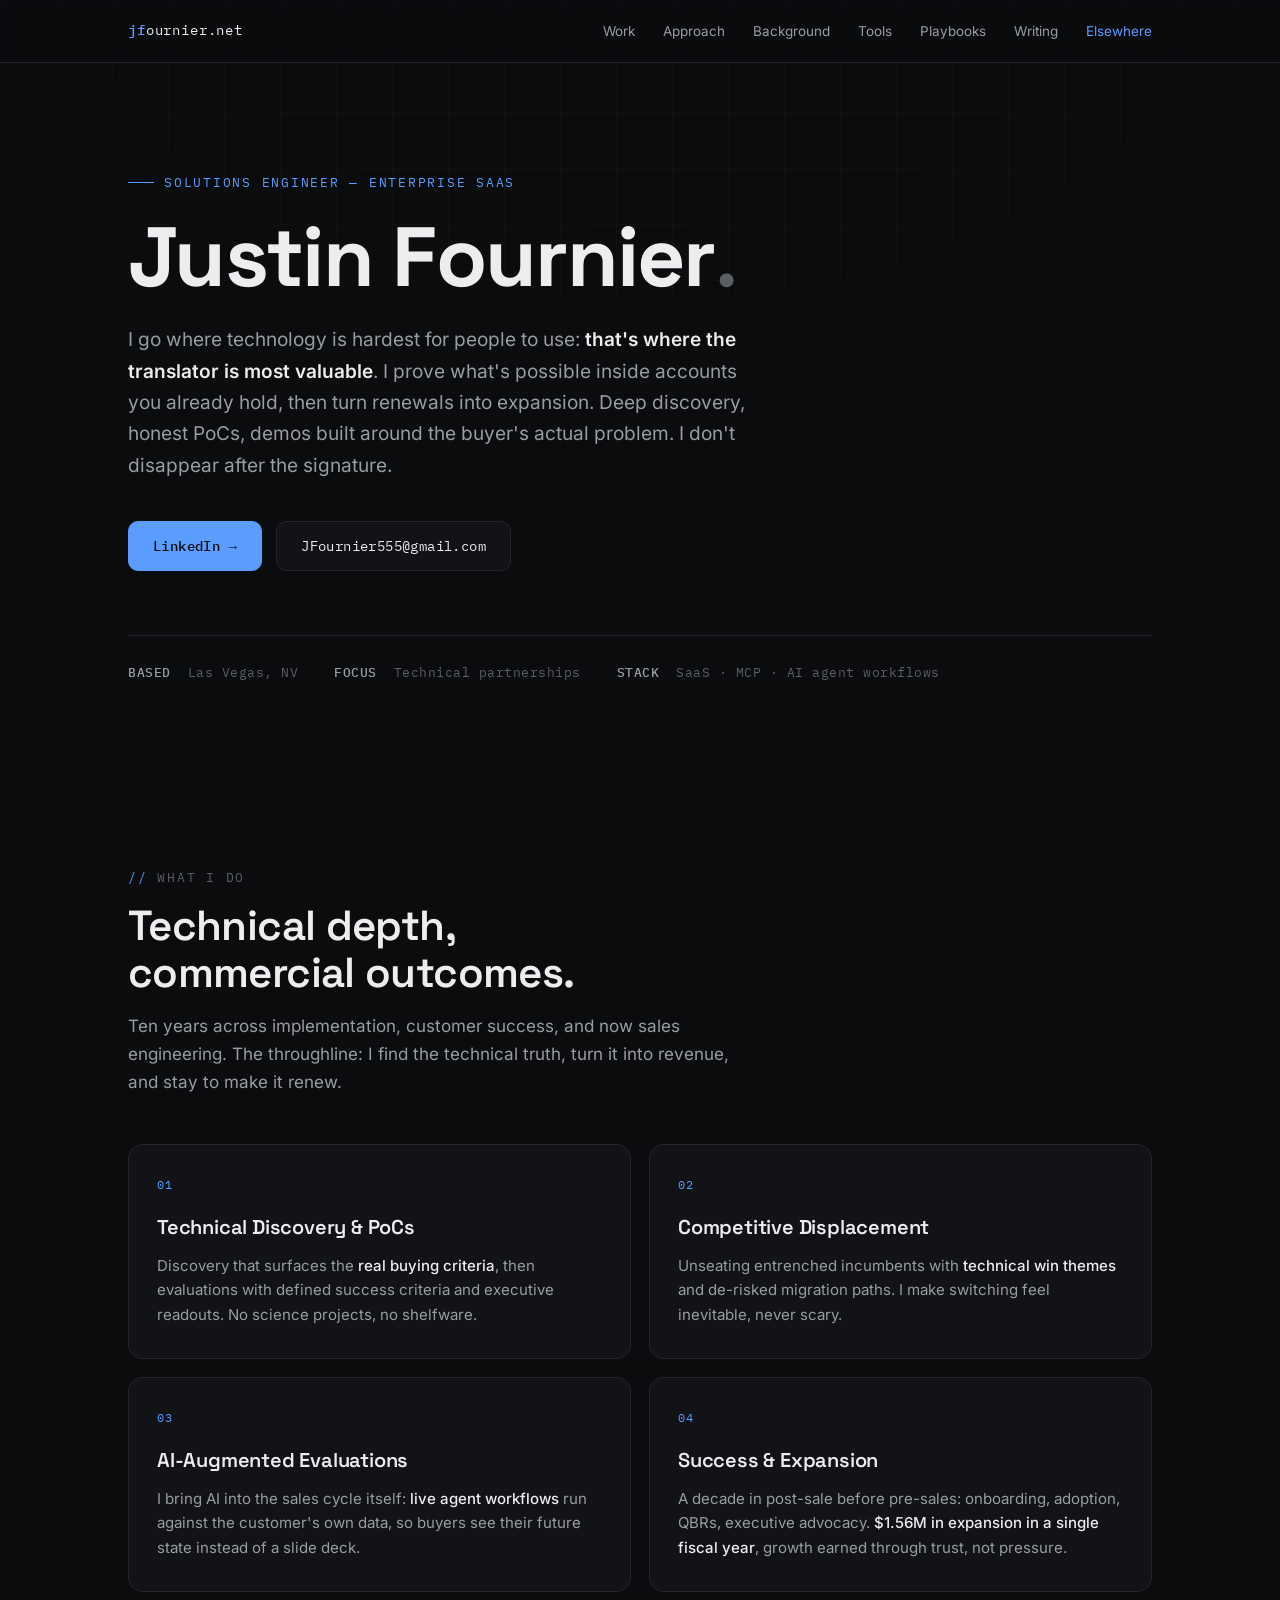
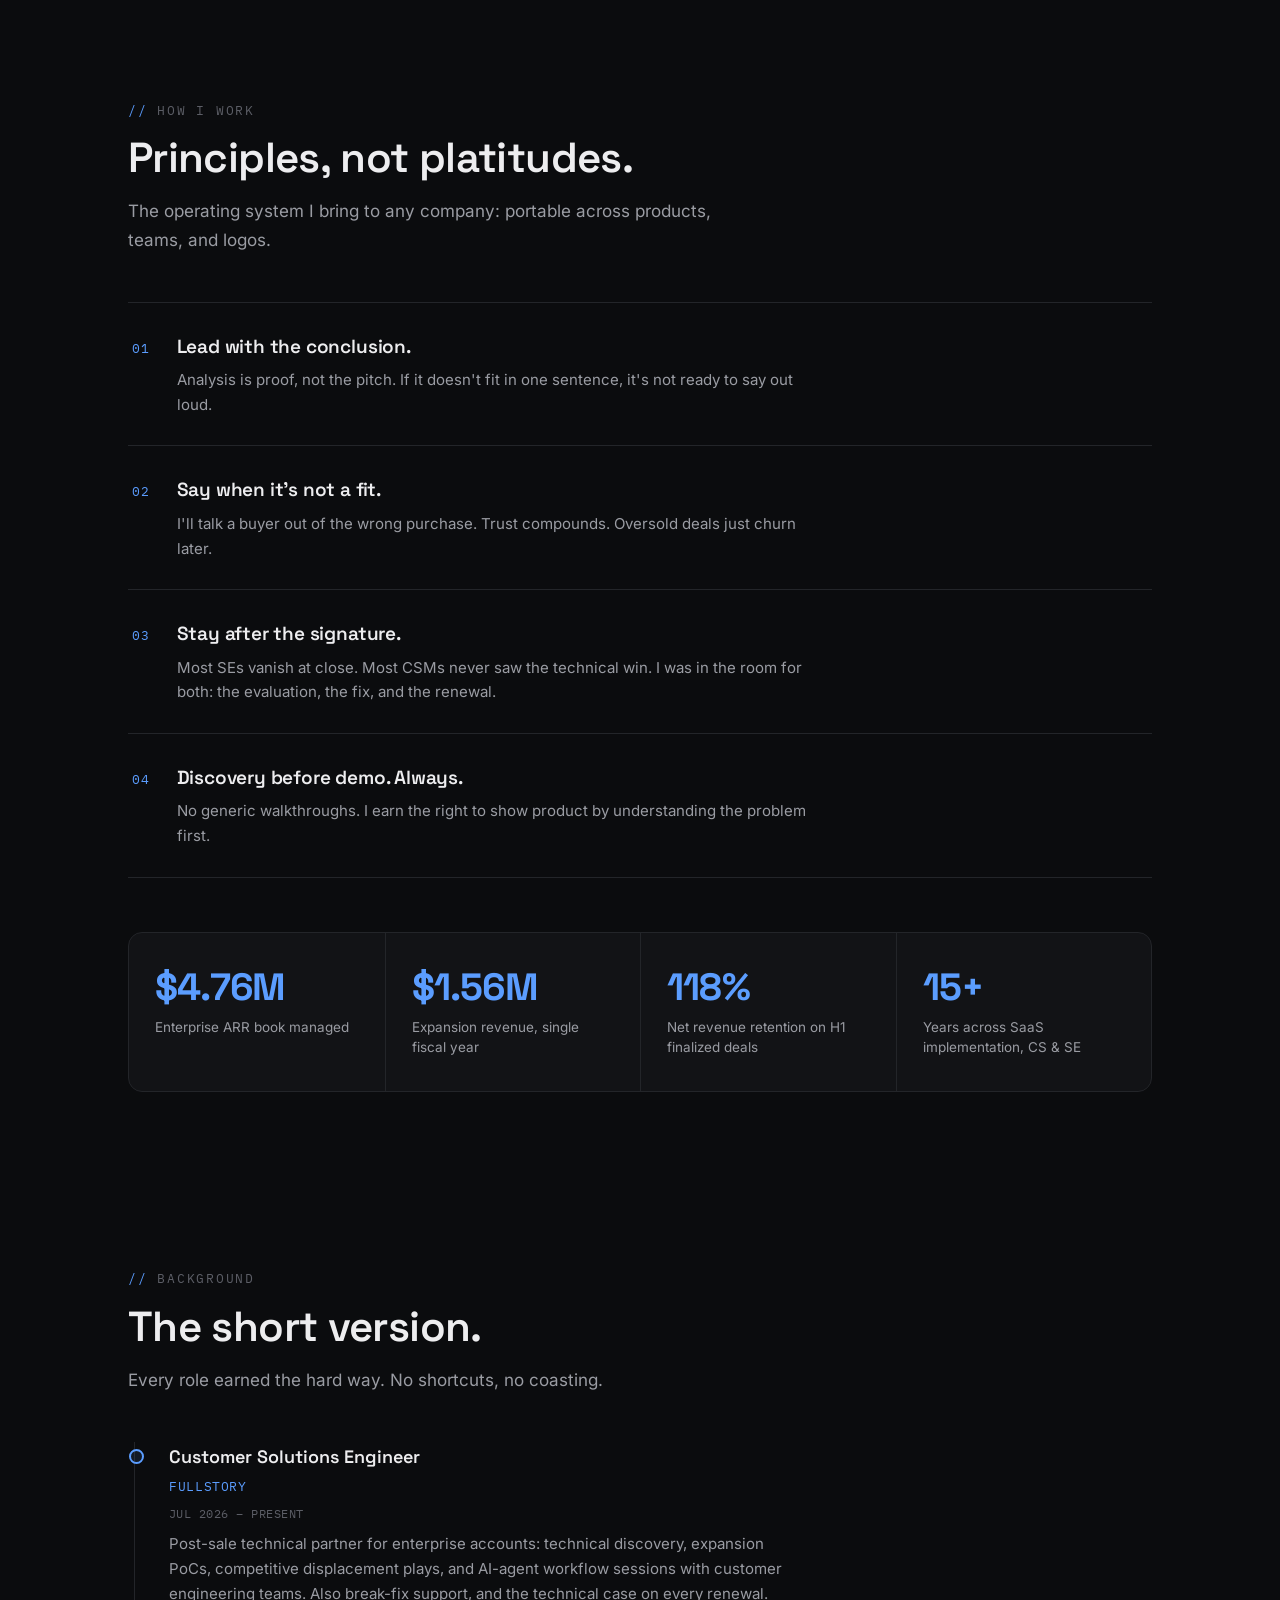
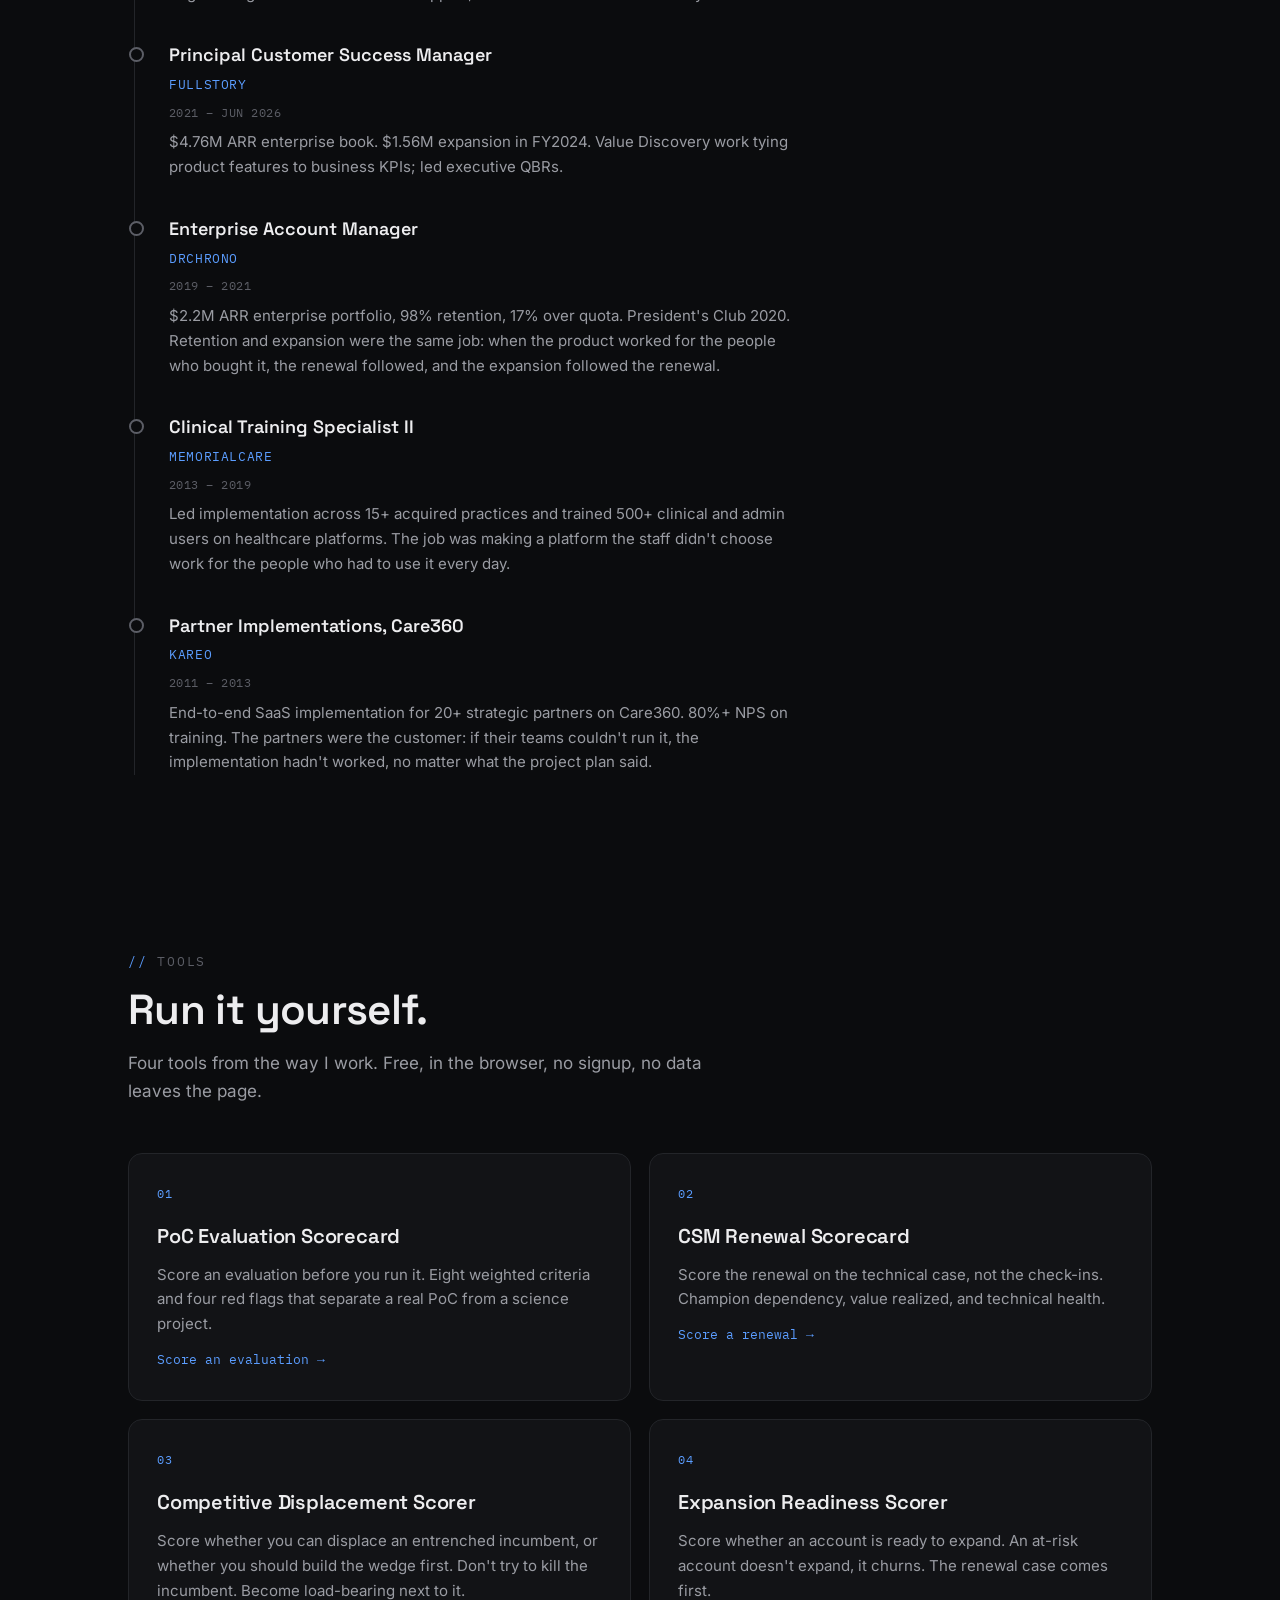
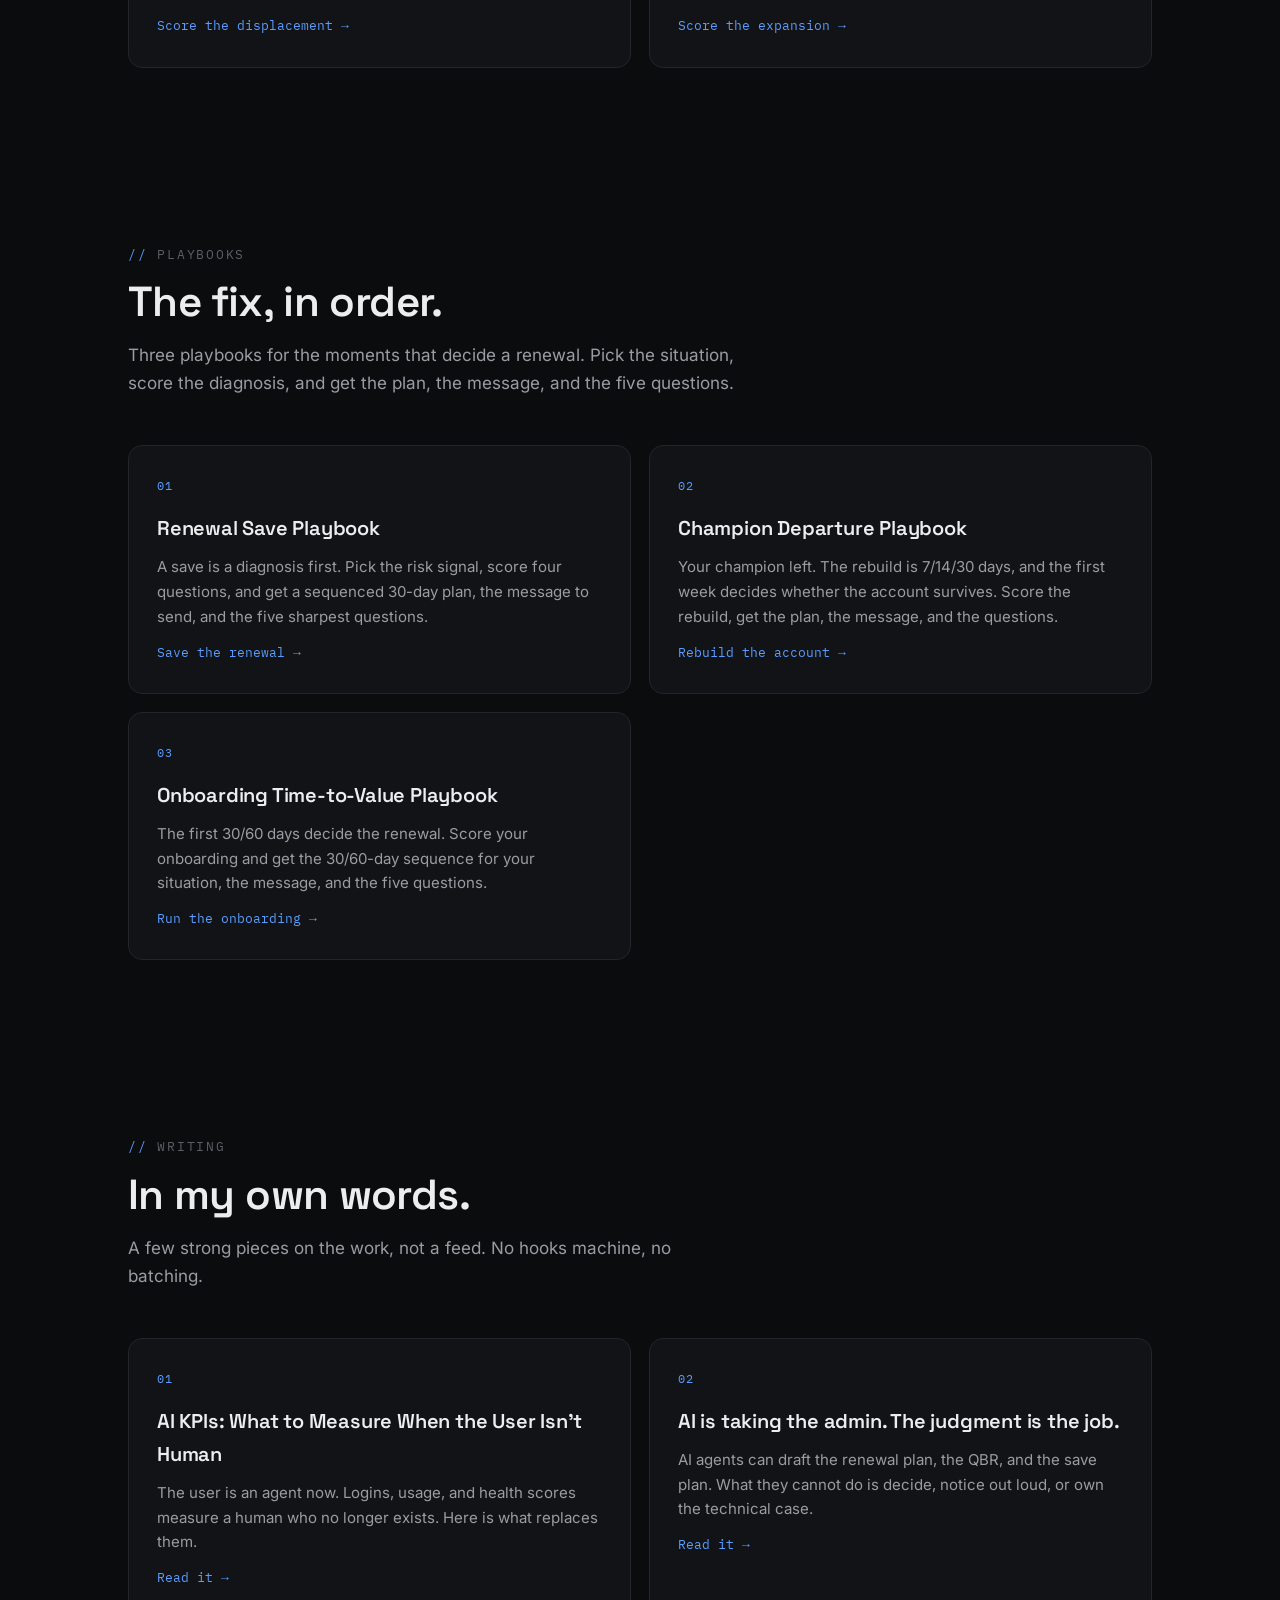
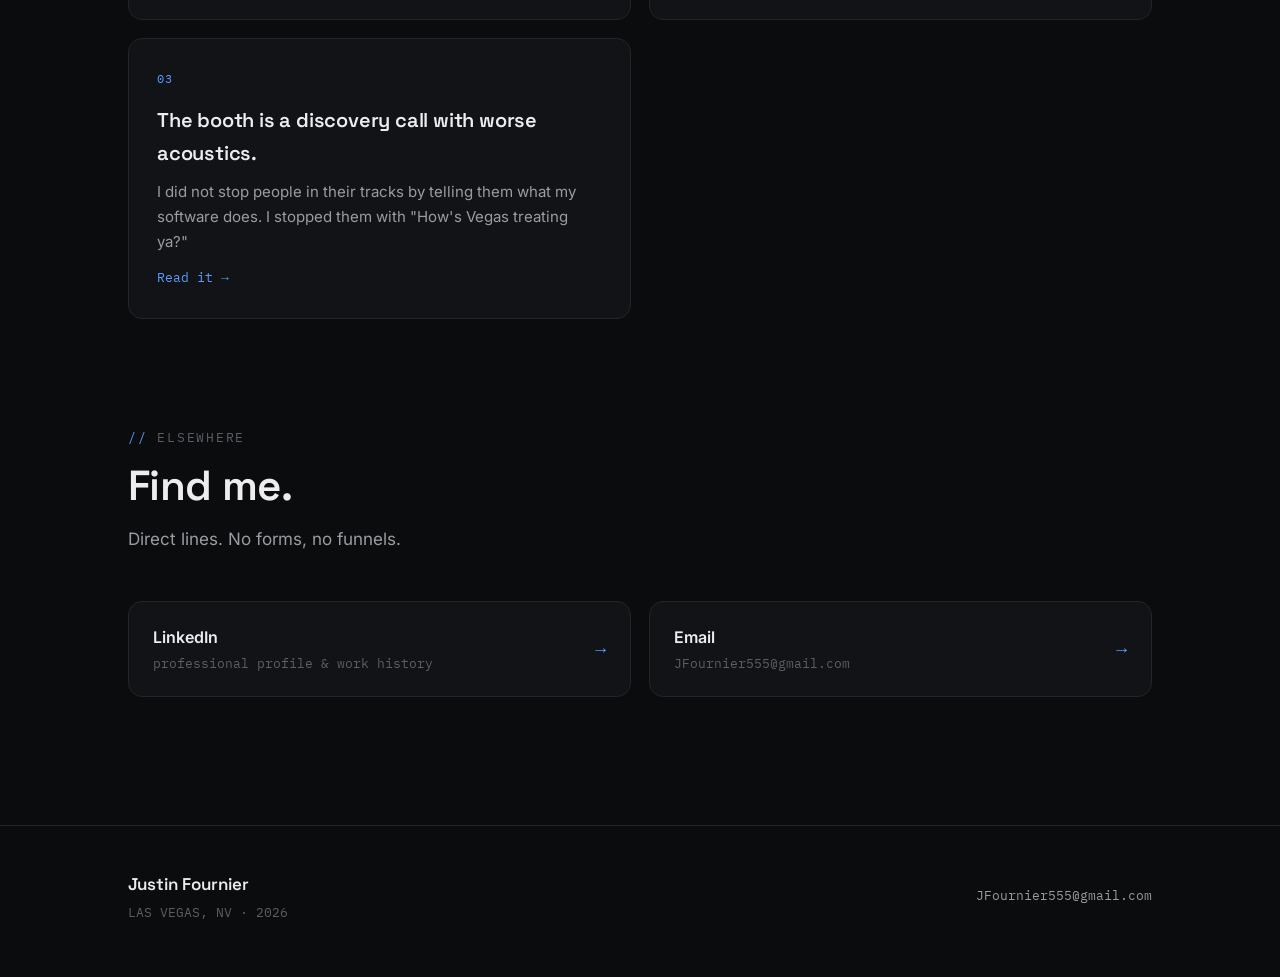
<file: index.html>
<!DOCTYPE html>
<html lang="en">
<head>
<meta charset="UTF-8">
<meta name="viewport" content="width=device-width, initial-scale=1.0">
<title>Justin Fournier — Solutions Engineer | Enterprise SaaS</title>
<meta name="description" content="Justin Fournier, Solutions Engineer in Las Vegas. Post-sale technical discovery, PoCs, and competitive displacement that turn renewals into expansion.">
<link rel="canonical" href="https://jfournier.net/">
<link rel="icon" href="/favicon.svg" type="image/svg+xml">
<meta property="og:type" content="website">
<meta property="og:site_name" content="jfournier.net">
<meta property="og:title" content="Justin Fournier — Solutions Engineer | Enterprise SaaS">
<meta property="og:description" content="Justin Fournier, Solutions Engineer in Las Vegas. Post-sale technical discovery, PoCs, and competitive displacement that turn renewals into expansion.">
<meta property="og:url" content="https://jfournier.net/">
<meta property="og:image" content="https://jfournier.net/og-card.png">
<meta name="twitter:card" content="summary_large_image">
<meta name="twitter:title" content="Justin Fournier — Solutions Engineer | Enterprise SaaS">
<meta name="twitter:description" content="Justin Fournier, Solutions Engineer in Las Vegas. Post-sale technical discovery, PoCs, and competitive displacement that turn renewals into expansion.">
<meta name="twitter:image" content="https://jfournier.net/og-card.png">
<script type="application/ld+json">
{
  "@context": "https://schema.org",
  "@type": "Person",
  "name": "Justin Fournier",
  "url": "https://jfournier.net/",
  "image": "https://jfournier.net/og-card.png",
  "jobTitle": "Customer Solutions Engineer",
  "description": "Solutions Engineer in Las Vegas with 15+ years across SaaS implementation, customer success, and sales engineering. Contact for Senior Customer Solutions Engineer, Senior Technical Success Manager, Senior Customer Success Manager, and Technical Account Manager roles. Based in Las Vegas, NV; US remote (PST/MST).",
  "email": "JFournier555@gmail.com",
  "address": {"@type": "PostalAddress", "addressLocality": "Las Vegas", "addressRegion": "NV", "addressCountry": "US"},
  "sameAs": ["https://www.linkedin.com/in/jfournier555/", "https://github.com/jfournier555"],
  "knowsAbout": ["Sales Engineering", "Technical Discovery", "Proof of Concept", "Competitive Displacement", "Customer Success", "Enterprise SaaS", "AI Agent Workflows", "MCP", "Digital Experience Platforms"]
}
</script>
<!-- CSP NOTE: the style block below is whitelisted by sha256 hash in _headers. Recompute the hash if you edit it. -->
<style>
@font-face{font-family:'Space Grotesk';font-style:normal;font-weight:400 700;font-display:swap;src:url(/fonts/space-grotesk.woff2) format('woff2');}
@font-face{font-family:'Inter';font-style:normal;font-weight:400 600;font-display:swap;src:url(/fonts/inter.woff2) format('woff2');}
@font-face{font-family:'IBM Plex Mono';font-style:normal;font-weight:400;font-display:swap;src:url(/fonts/ibm-plex-mono-400.woff2) format('woff2');}
@font-face{font-family:'IBM Plex Mono';font-style:normal;font-weight:500;font-display:swap;src:url(/fonts/ibm-plex-mono-500.woff2) format('woff2');}
  :root{
    --bg:#0b0c0e;
    --surface:#121316;
    --surface-2:#17181c;
    --line:#232529;
    --text:#ededef;
    --muted:#9a9ca3;
    --faint:#5c5e66;
    --accent:#5b9dff;
    --accent-soft:rgba(91,157,255,.10);
    --radius:14px;
    --font-display:'Space Grotesk',system-ui,sans-serif;
    --font-body:'Inter',system-ui,sans-serif;
    --font-mono:'IBM Plex Mono',ui-monospace,SFMono-Regular,Menlo,monospace;
  }
  *{margin:0;padding:0;box-sizing:border-box}
  html{scroll-behavior:smooth}
  body{
    background:var(--bg);
    color:var(--text);
    font-family:var(--font-body);
    font-size:16px;
    line-height:1.65;
    -webkit-font-smoothing:antialiased;
    overflow-x:hidden;
  }
  /* subtle grid backdrop */
  body::before{
    content:"";
    position:fixed;inset:0;
    background-image:
      linear-gradient(rgba(255,255,255,.022) 1px,transparent 1px),
      linear-gradient(90deg,rgba(255,255,255,.022) 1px,transparent 1px);
    background-size:56px 56px;
    mask-image:radial-gradient(ellipse 90% 70% at 50% 0%,black 30%,transparent 100%);
    -webkit-mask-image:radial-gradient(ellipse 90% 70% at 50% 0%,black 30%,transparent 100%);
    pointer-events:none;
    z-index:0;
  }
  ::selection{background:var(--accent);color:#0b0c0e}
  a{color:inherit;text-decoration:none}
  .wrap{max-width:1080px;margin:0 auto;padding:0 28px;position:relative;z-index:1}

  /* ---------- nav ---------- */
  nav{
    position:fixed;top:0;left:0;right:0;z-index:50;
    backdrop-filter:blur(14px);-webkit-backdrop-filter:blur(14px);
    background:rgba(11,12,14,.72);
    border-bottom:1px solid var(--line);
  }
  .nav-inner{
    max-width:1080px;margin:0 auto;padding:0 28px;height:62px;
    display:flex;align-items:center;justify-content:space-between;
  }
  .brand{font-family:var(--font-mono);font-size:14px;letter-spacing:.06em;color:var(--text)}
  .brand b{color:var(--accent);font-weight:500}
  .nav-links{display:flex;gap:28px;font-size:13.5px;color:var(--muted)}
  .nav-links a{transition:color .18s}
  .nav-links a:hover{color:var(--text)}
  .nav-links a.active{color:var(--accent)}
  .nav-toggle{
    display:none;flex-direction:column;align-items:center;justify-content:center;gap:5px;
    background:none;border:1px solid var(--line);border-radius:9px;
    padding:10px 11px;cursor:pointer;
  }
  .nav-toggle span{display:block;width:20px;height:2px;background:var(--text);border-radius:1px;transition:transform .18s,opacity .18s}
  .nav-toggle.open span:nth-child(1){transform:translateY(7px) rotate(45deg)}
  .nav-toggle.open span:nth-child(2){opacity:0}
  .nav-toggle.open span:nth-child(3){transform:translateY(-7px) rotate(-45deg)}
  @media(max-width:720px){
    .nav-toggle{display:flex}
    .nav-links{
      display:none;position:absolute;top:62px;left:0;right:0;
      background:#0b0c0e;border-bottom:1px solid var(--line);
      flex-direction:column;align-items:stretch;gap:0;
      padding:8px 28px 16px;font-size:15px;
    }
    .nav-links.open{display:flex}
    .nav-links a{padding:13px 0;border-top:1px solid var(--line)}
    .nav-links a:first-child{border-top:0}
  }

  /* ---------- hero ---------- */
  header{padding:172px 0 96px}
  .kicker{
    font-family:var(--font-mono);font-size:12.5px;letter-spacing:.14em;
    color:var(--accent);text-transform:uppercase;margin-bottom:22px;
    display:flex;align-items:center;gap:10px;
  }
  .kicker::before{content:"";width:26px;height:1px;background:var(--accent);display:inline-block}
  h1{
    font-family:var(--font-display);
    font-size:clamp(46px,7.5vw,84px);
    line-height:1.02;font-weight:700;letter-spacing:-.02em;
    margin-bottom:24px;
  }
  h1 .thin{color:var(--faint);font-weight:500}
  .lede{font-size:19px;color:var(--muted);max-width:640px;margin-bottom:40px}
  .lede strong{color:var(--text);font-weight:600}
  .cta-row{display:flex;gap:14px;flex-wrap:wrap}
  .btn{
    display:inline-flex;align-items:center;gap:9px;
    font-family:var(--font-mono);font-size:13.5px;letter-spacing:.03em;
    padding:13px 24px;border-radius:10px;
    border:1px solid var(--line);color:var(--text);
    background:var(--surface);
    transition:transform .16s,border-color .16s,background .16s;
  }
  .btn:hover{transform:translateY(-2px);border-color:var(--accent)}
  .btn.primary{background:var(--accent);border-color:var(--accent);color:#0b0c0e;font-weight:500}
  .btn.primary:hover{background:#7db4ff}
  .hero-meta{
    margin-top:64px;padding-top:26px;border-top:1px solid var(--line);
    display:flex;gap:36px;flex-wrap:wrap;
    font-family:var(--font-mono);font-size:12.5px;color:var(--faint);letter-spacing:.04em;
  }
  .hero-meta span b{color:var(--muted);font-weight:500}

  /* ---------- sections ---------- */
  section{padding:88px 0}
  .sec-label{
    font-family:var(--font-mono);font-size:12.5px;letter-spacing:.14em;
    color:var(--faint);text-transform:uppercase;margin-bottom:14px;
  }
  .sec-label::before{content:"// ";color:var(--accent)}
  h2{
    font-family:var(--font-display);font-size:clamp(30px,4vw,42px);
    letter-spacing:-.015em;line-height:1.12;margin-bottom:16px;font-weight:600;
  }
  .sec-sub{color:var(--muted);max-width:620px;margin-bottom:48px;font-size:17px}

  /* ---------- cards ---------- */
  .cards{display:grid;grid-template-columns:repeat(2,1fr);gap:18px}
  @media(max-width:720px){.cards{grid-template-columns:1fr}}
  .card{
    background:var(--surface);
    border:1px solid var(--line);
    border-radius:var(--radius);
    padding:30px 28px;
    transition:transform .18s,border-color .18s,background .18s;
    position:relative;overflow:hidden;
  }
  .card:hover{transform:translateY(-3px);border-color:rgba(91,157,255,.45);background:var(--surface-2)}
  .card .num{
    font-family:var(--font-mono);font-size:12px;color:var(--accent);
    letter-spacing:.1em;margin-bottom:16px;display:block;
  }
  .card h3{font-family:var(--font-display);font-size:20px;margin-bottom:10px;font-weight:600;letter-spacing:-.01em}
  .card p{color:var(--muted);font-size:15px;line-height:1.65}
  .card p strong{color:var(--text);font-weight:500}

  /* ---------- stats ---------- */
  .stats{
    display:grid;grid-template-columns:repeat(4,1fr);
    border:1px solid var(--line);border-radius:var(--radius);
    background:var(--surface);overflow:hidden;
  }
  @media(max-width:720px){.stats{grid-template-columns:repeat(2,1fr)}}
  .stat{padding:34px 26px;border-left:1px solid var(--line)}
  .stat:first-child{border-left:none}
  @media(max-width:720px){
    .stat{border-left:none;border-top:1px solid var(--line)}
    .stat:nth-child(-n+2){border-top:none}
    .stat:nth-child(even){border-left:1px solid var(--line)}
  }
  .stat .v{
    font-family:var(--font-display);font-size:clamp(28px,3.4vw,38px);
    font-weight:700;color:var(--accent);letter-spacing:-.02em;line-height:1.1;
  }
  .stat .l{font-size:13.5px;color:var(--muted);margin-top:8px;line-height:1.5}

  /* ---------- principles ---------- */
  .principles{border-top:1px solid var(--line)}
  .principle{
    display:flex;gap:26px;align-items:baseline;
    padding:28px 4px;border-bottom:1px solid var(--line);
  }
  .p-num{font-family:var(--font-mono);font-size:12.5px;color:var(--accent);letter-spacing:.1em;flex-shrink:0}
  .principle h3{font-family:var(--font-display);font-size:19px;font-weight:600;margin-bottom:6px;letter-spacing:-.01em}
  .principle p{color:var(--muted);font-size:15px;max-width:640px}

  /* ---------- timeline ---------- */
  .timeline{border-left:1px solid var(--line);margin-left:6px;padding-left:34px;display:flex;flex-direction:column;gap:34px}
  .t-item{position:relative}
  .t-item::before{
    content:"";position:absolute;left:-40.5px;top:7px;width:11px;height:11px;border-radius:50%;
    background:var(--bg);border:2px solid var(--faint);
  }
  .t-item.current::before{border-color:var(--accent);background:var(--accent-soft)}
  .t-role{font-family:var(--font-display);font-size:18px;font-weight:600}
  .t-co{font-family:var(--font-mono);font-size:12.5px;color:var(--accent);letter-spacing:.05em;margin:4px 0 8px}
  .t-dates{font-family:var(--font-mono);font-size:12px;color:var(--faint);letter-spacing:.04em;margin-bottom:8px}
  .t-item p{color:var(--muted);font-size:15px;max-width:640px}

  /* ---------- elsewhere ---------- */
  .links{display:grid;grid-template-columns:repeat(2,1fr);gap:18px}
  @media(max-width:720px){.links{grid-template-columns:1fr}}
  .link-card{
    display:flex;align-items:center;justify-content:space-between;
    border:1px solid var(--line);border-radius:var(--radius);
    padding:22px 24px;background:var(--surface);
    transition:transform .16s,border-color .16s;
  }
  .link-card:hover{transform:translateY(-2px);border-color:rgba(91,157,255,.45)}
  .link-card .t{font-weight:600;font-size:16px}
  .link-card .d{font-family:var(--font-mono);font-size:12.5px;color:var(--faint);margin-top:3px}
  .link-card .arrow{font-family:var(--font-mono);color:var(--accent);font-size:18px}

  /* ---------- tools ---------- */
  .tool-card{display:block;cursor:pointer}
  .tool-card:hover{transform:translateY(-2px);border-color:rgba(91,157,255,.45)}
  .tool-card .go{font-family:var(--font-mono);font-size:13px;color:var(--accent);margin-top:12px}

  /* ---------- footer ---------- */
  footer{border-top:1px solid var(--line);padding:44px 0 54px;margin-top:40px}
  .foot{display:flex;justify-content:space-between;align-items:center;flex-wrap:wrap;gap:18px}
  .foot .f-brand{font-family:var(--font-display);font-weight:600;font-size:17px}
  .foot .f-sub{font-family:var(--font-mono);font-size:12.5px;color:var(--faint);margin-top:4px}
  .foot .f-mail{font-family:var(--font-mono);font-size:13px;color:var(--muted)}
  .foot .f-mail:hover{color:var(--accent)}

  /* ---------- reveal ---------- */
  .rv{opacity:0;transform:translateY(22px);transition:opacity .6s ease,transform .6s ease}
  .rv.in{opacity:1;transform:none}
  @media(prefers-reduced-motion:reduce){.rv{opacity:1;transform:none;transition:none}html{scroll-behavior:auto}}
</style>
</head>
<body>

<nav>
  <div class="nav-inner">
    <a class="brand" href="#top"><b>jf</b>ournier.net</a>
    <button class="nav-toggle" type="button" aria-expanded="false" aria-controls="nav-links" aria-label="Menu"><span></span><span></span><span></span></button>
    <div class="nav-links" id="nav-links">
      <a href="#work">Work</a>
      <a href="#how">Approach</a>
      <a href="#background">Background</a>
      <a href="#tools">Tools</a>
      <a href="#playbooks">Playbooks</a>
      <a href="#writing">Writing</a>
      <a href="#elsewhere">Elsewhere</a>
    </div>
  </div>
</nav>

<header id="top">
  <div class="wrap">
    <div class="kicker rv">Solutions Engineer — Enterprise SaaS</div>
    <h1 class="rv">Justin Fournier<span class="thin">.</span></h1>
    <p class="lede rv">I go where technology is hardest for people to use: <strong>that's where the translator is most valuable</strong>. I prove what's possible inside accounts you already hold, then turn renewals into expansion. Deep discovery, honest PoCs, demos built around the buyer's actual problem. I don't disappear after the signature.</p>
    <div class="cta-row rv">
      <a class="btn primary" href="https://www.linkedin.com/in/jfournier555/" target="_blank" rel="noopener">LinkedIn →</a>
      <a class="btn" href="mailto:JFournier555@gmail.com">JFournier555@gmail.com</a>
    </div>
    <div class="hero-meta rv">
      <span><b>BASED</b> &nbsp;Las Vegas, NV</span>
      <span><b>FOCUS</b> &nbsp;Technical partnerships</span>
      <span><b>STACK</b> &nbsp;SaaS · MCP · AI agent workflows</span>
    </div>
  </div>
</header>

<section id="work">
  <div class="wrap">
    <div class="sec-label rv">What I do</div>
    <h2 class="rv">Technical depth,<br>commercial outcomes.</h2>
    <p class="sec-sub rv">Ten years across implementation, customer success, and now sales engineering. The throughline: I find the technical truth, turn it into revenue, and stay to make it renew.</p>
    <div class="cards">
      <div class="card rv">
        <span class="num">01</span>
        <h3>Technical Discovery &amp; PoCs</h3>
        <p>Discovery that surfaces the <strong>real buying criteria</strong>, then evaluations with defined success criteria and executive readouts. No science projects, no shelfware.</p>
      </div>
      <div class="card rv">
        <span class="num">02</span>
        <h3>Competitive Displacement</h3>
        <p>Unseating entrenched incumbents with <strong>technical win themes</strong> and de-risked migration paths. I make switching feel inevitable, never scary.</p>
      </div>
      <div class="card rv">
        <span class="num">03</span>
        <h3>AI-Augmented Evaluations</h3>
        <p>I bring AI into the sales cycle itself: <strong>live agent workflows</strong> run against the customer's own data, so buyers see their future state instead of a slide deck.</p>
      </div>
      <div class="card rv">
        <span class="num">04</span>
        <h3>Success &amp; Expansion</h3>
        <p>A decade in post-sale before pre-sales: onboarding, adoption, QBRs, executive advocacy. <strong>$1.56M in expansion in a single fiscal year</strong>, growth earned through trust, not pressure.</p>
      </div>
    </div>
  </div>
</section>

<section id="how" style="padding-top:20px">
  <div class="wrap">
    <div class="sec-label rv">How I work</div>
    <h2 class="rv">Principles, not platitudes.</h2>
    <p class="sec-sub rv">The operating system I bring to any company: portable across products, teams, and logos.</p>
    <div class="principles rv">
      <div class="principle">
        <span class="p-num">01</span>
        <div>
          <h3>Lead with the conclusion.</h3>
          <p>Analysis is proof, not the pitch. If it doesn't fit in one sentence, it's not ready to say out loud.</p>
        </div>
      </div>
      <div class="principle">
        <span class="p-num">02</span>
        <div>
          <h3>Say when it's not a fit.</h3>
          <p>I'll talk a buyer out of the wrong purchase. Trust compounds. Oversold deals just churn later.</p>
        </div>
      </div>
      <div class="principle">
        <span class="p-num">03</span>
        <div>
          <h3>Stay after the signature.</h3>
          <p>Most SEs vanish at close. Most CSMs never saw the technical win. I was in the room for both: the evaluation, the fix, and the renewal.</p>
        </div>
      </div>
      <div class="principle">
        <span class="p-num">04</span>
        <div>
          <h3>Discovery before demo. Always.</h3>
          <p>No generic walkthroughs. I earn the right to show product by understanding the problem first.</p>
        </div>
      </div>
    </div>
    <div class="stats rv" style="margin-top:54px">
      <div class="stat">
        <div class="v">$4.76M</div>
        <div class="l">Enterprise ARR book managed</div>
      </div>
      <div class="stat">
        <div class="v">$1.56M</div>
        <div class="l">Expansion revenue, single fiscal year</div>
      </div>
      <div class="stat">
        <div class="v">118%</div>
        <div class="l">Net revenue retention on H1 finalized deals</div>
      </div>
      <div class="stat">
        <div class="v">15+</div>
        <div class="l">Years across SaaS implementation, CS &amp; SE</div>
      </div>
    </div>
  </div>
</section>

<section id="background">
  <div class="wrap">
    <div class="sec-label rv">Background</div>
    <h2 class="rv">The short version.</h2>
    <p class="sec-sub rv">Every role earned the hard way. No shortcuts, no coasting.</p>
    <div class="timeline">
      <div class="t-item current rv">
        <div class="t-role">Customer Solutions Engineer</div>
        <div class="t-co">FULLSTORY</div>
        <div class="t-dates">JUL 2026 – PRESENT</div>
        <p>Post-sale technical partner for enterprise accounts: technical discovery, expansion PoCs, competitive displacement plays, and AI-agent workflow sessions with customer engineering teams. Also break-fix support, and the technical case on every renewal.</p>
      </div>
      <div class="t-item rv">
        <div class="t-role">Principal Customer Success Manager</div>
        <div class="t-co">FULLSTORY</div>
        <div class="t-dates">2021 – JUN 2026</div>
        <p>$4.76M ARR enterprise book. $1.56M expansion in FY2024. Value Discovery work tying product features to business KPIs; led executive QBRs.</p>
      </div>
      <div class="t-item rv">
        <div class="t-role">Enterprise Account Manager</div>
        <div class="t-co">DRCHRONO</div>
        <div class="t-dates">2019 – 2021</div>
        <p>$2.2M ARR enterprise portfolio, 98% retention, 17% over quota. President's Club 2020. Retention and expansion were the same job: when the product worked for the people who bought it, the renewal followed, and the expansion followed the renewal.</p>
      </div>
      <div class="t-item rv">
        <div class="t-role">Clinical Training Specialist II</div>
        <div class="t-co">MEMORIALCARE</div>
        <div class="t-dates">2013 – 2019</div>
        <p>Led implementation across 15+ acquired practices and trained 500+ clinical and admin users on healthcare platforms. The job was making a platform the staff didn't choose work for the people who had to use it every day.</p>
      </div>
      <div class="t-item rv">
        <div class="t-role">Partner Implementations, Care360</div>
        <div class="t-co">KAREO</div>
        <div class="t-dates">2011 – 2013</div>
        <p>End-to-end SaaS implementation for 20+ strategic partners on Care360. 80%+ NPS on training. The partners were the customer: if their teams couldn't run it, the implementation hadn't worked, no matter what the project plan said.</p>
      </div>
    </div>
  </div>
</section>

<section id="tools">
  <div class="wrap">
    <div class="sec-label rv">Tools</div>
    <h2 class="rv">Run it yourself.</h2>
    <p class="sec-sub rv">Four tools from the way I work. Free, in the browser, no signup, no data leaves the page.</p>
    <div class="cards">
      <a class="card tool-card rv" href="/tools/poc-scorecard/">
        <div class="num">01</div>
        <h3>PoC Evaluation Scorecard</h3>
        <p>Score an evaluation before you run it. Eight weighted criteria and four red flags that separate a real PoC from a science project.</p>
        <div class="go">Score an evaluation →</div>
      </a>
      <a class="card tool-card rv" href="/tools/renewal-scorecard/">
        <div class="num">02</div>
        <h3>CSM Renewal Scorecard</h3>
        <p>Score the renewal on the technical case, not the check-ins. Champion dependency, value realized, and technical health.</p>
        <div class="go">Score a renewal →</div>
      </a>
      <a class="card tool-card rv" href="/tools/displacement-scorer/">
        <div class="num">03</div>
        <h3>Competitive Displacement Scorer</h3>
        <p>Score whether you can displace an entrenched incumbent, or whether you should build the wedge first. Don't try to kill the incumbent. Become load-bearing next to it.</p>
        <div class="go">Score the displacement →</div>
      </a>
      <a class="card tool-card rv" href="/tools/expansion-scorer/">
        <div class="num">04</div>
        <h3>Expansion Readiness Scorer</h3>
        <p>Score whether an account is ready to expand. An at-risk account doesn't expand, it churns. The renewal case comes first.</p>
        <div class="go">Score the expansion →</div>
      </a>
    </div>
  </div>
</section>

<section id="playbooks">
  <div class="wrap">
    <div class="sec-label rv">Playbooks</div>
    <h2 class="rv">The fix, in order.</h2>
    <p class="sec-sub rv">Three playbooks for the moments that decide a renewal. Pick the situation, score the diagnosis, and get the plan, the message, and the five questions.</p>
    <div class="cards">
      <a class="card tool-card rv" href="/tools/renewal-save-playbook/">
        <div class="num">01</div>
        <h3>Renewal Save Playbook</h3>
        <p>A save is a diagnosis first. Pick the risk signal, score four questions, and get a sequenced 30-day plan, the message to send, and the five sharpest questions.</p>
        <div class="go">Save the renewal →</div>
      </a>
      <a class="card tool-card rv" href="/tools/champion-departure-playbook/">
        <div class="num">02</div>
        <h3>Champion Departure Playbook</h3>
        <p>Your champion left. The rebuild is 7/14/30 days, and the first week decides whether the account survives. Score the rebuild, get the plan, the message, and the questions.</p>
        <div class="go">Rebuild the account →</div>
      </a>
      <a class="card tool-card rv" href="/tools/onboarding-playbook/">
        <div class="num">03</div>
        <h3>Onboarding Time-to-Value Playbook</h3>
        <p>The first 30/60 days decide the renewal. Score your onboarding and get the 30/60-day sequence for your situation, the message, and the five questions.</p>
        <div class="go">Run the onboarding →</div>
      </a>
    </div>
  </div>
</section>
  </div>
</section>

<section id="writing">
  <div class="wrap">
    <div class="sec-label rv">Writing</div>
    <h2 class="rv">In my own words.</h2>
    <p class="sec-sub rv">A few strong pieces on the work, not a feed. No hooks machine, no batching.</p>
    <div class="cards">
      <a class="card tool-card rv" href="/articles/ai-kpis/">
        <div class="num">01</div>
        <h3>AI KPIs: What to Measure When the User Isn't Human</h3>
        <p>The user is an agent now. Logins, usage, and health scores measure a human who no longer exists. Here is what replaces them.</p>
        <div class="go">Read it →</div>
      </a>
      <a class="card tool-card rv" href="/articles/ai-admin-judgment/">
        <div class="num">02</div>
        <h3>AI is taking the admin. The judgment is the job.</h3>
        <p>AI agents can draft the renewal plan, the QBR, and the save plan. What they cannot do is decide, notice out loud, or own the technical case.</p>
        <div class="go">Read it →</div>
      </a>
      <a class="card tool-card rv" href="/articles/booth-discovery/">
        <div class="num">03</div>
        <h3>The booth is a discovery call with worse acoustics.</h3>
        <p>I did not stop people in their tracks by telling them what my software does. I stopped them with "How's Vegas treating ya?"</p>
        <div class="go">Read it →</div>
      </a>
    </div>
  </div>
</section>

<section id="elsewhere" style="padding-top:20px">
  <div class="wrap">
    <div class="sec-label rv">Elsewhere</div>
    <h2 class="rv">Find me.</h2>
    <p class="sec-sub rv">Direct lines. No forms, no funnels.</p>
    <div class="links">
      <a class="link-card rv" href="https://www.linkedin.com/in/jfournier555/" target="_blank" rel="noopener">
        <div><div class="t">LinkedIn</div><div class="d">professional profile &amp; work history</div></div>
        <div class="arrow">→</div>
      </a>
      <a class="link-card rv" href="mailto:JFournier555@gmail.com">
        <div><div class="t">Email</div><div class="d">JFournier555@gmail.com</div></div>
        <div class="arrow">→</div>
      </a>
    </div>
  </div>
</section>

<footer>
  <div class="wrap">
    <div class="foot">
      <div>
        <div class="f-brand">Justin Fournier</div>
        <div class="f-sub">LAS VEGAS, NV · <span id="yr">2026</span></div>
      </div>
      <a class="f-mail" href="mailto:JFournier555@gmail.com">JFournier555@gmail.com</a>
    </div>
  </div>
</footer>

<!-- CSP NOTE: the inline script below is whitelisted by sha256 hash in _headers. Recompute the hash if you edit it. -->
<script>
  document.getElementById('yr').textContent = new Date().getFullYear();
  // reveal on scroll
  const io = new IntersectionObserver((entries)=>{
    entries.forEach(e=>{ if(e.isIntersecting){ e.target.classList.add('in'); io.unobserve(e.target); } });
  },{threshold:.12});
  document.querySelectorAll('.rv').forEach(el=>io.observe(el));
  // nav active state
  const secs = ['work','how','background','tools','playbooks','writing','elsewhere'];
  const navAs = document.querySelectorAll('.nav-links a');
  const so = new IntersectionObserver((entries)=>{
    entries.forEach(e=>{
      if(e.isIntersecting){
        navAs.forEach(a=>a.classList.toggle('active', a.getAttribute('href')==='#'+e.target.id));
      }
    });
  },{rootMargin:'-40% 0px -55% 0px'});
  secs.forEach(id=>{ const el=document.getElementById(id); if(el) so.observe(el); });
  // mobile nav toggle
  const navToggle = document.querySelector('.nav-toggle');
  const navLinks = document.querySelector('.nav-links');
  navToggle.addEventListener('click', ()=>{
    const open = navLinks.classList.toggle('open');
    navToggle.classList.toggle('open', open);
    navToggle.setAttribute('aria-expanded', String(open));
  });
  navLinks.addEventListener('click', (e)=>{
    if(e.target.tagName==='A'){ navLinks.classList.remove('open'); navToggle.classList.remove('open'); navToggle.setAttribute('aria-expanded','false'); }
  });
  // outbound click tracking -> Cloudflare Zaraz (no-op until Zaraz is enabled)
  document.addEventListener('click', function(e){
    var a = e.target.closest('a'); if(!a || !a.href) return;
    var label = a.href.indexOf('linkedin.com') > -1 ? 'linkedin'
      : a.href.indexOf('mailto:') === 0 ? 'email' : 'outbound';
    try { if(window.zaraz) zaraz.track('link_click', {label: label}); } catch(_){}
  });
</script>
</body>
</html>
</file>
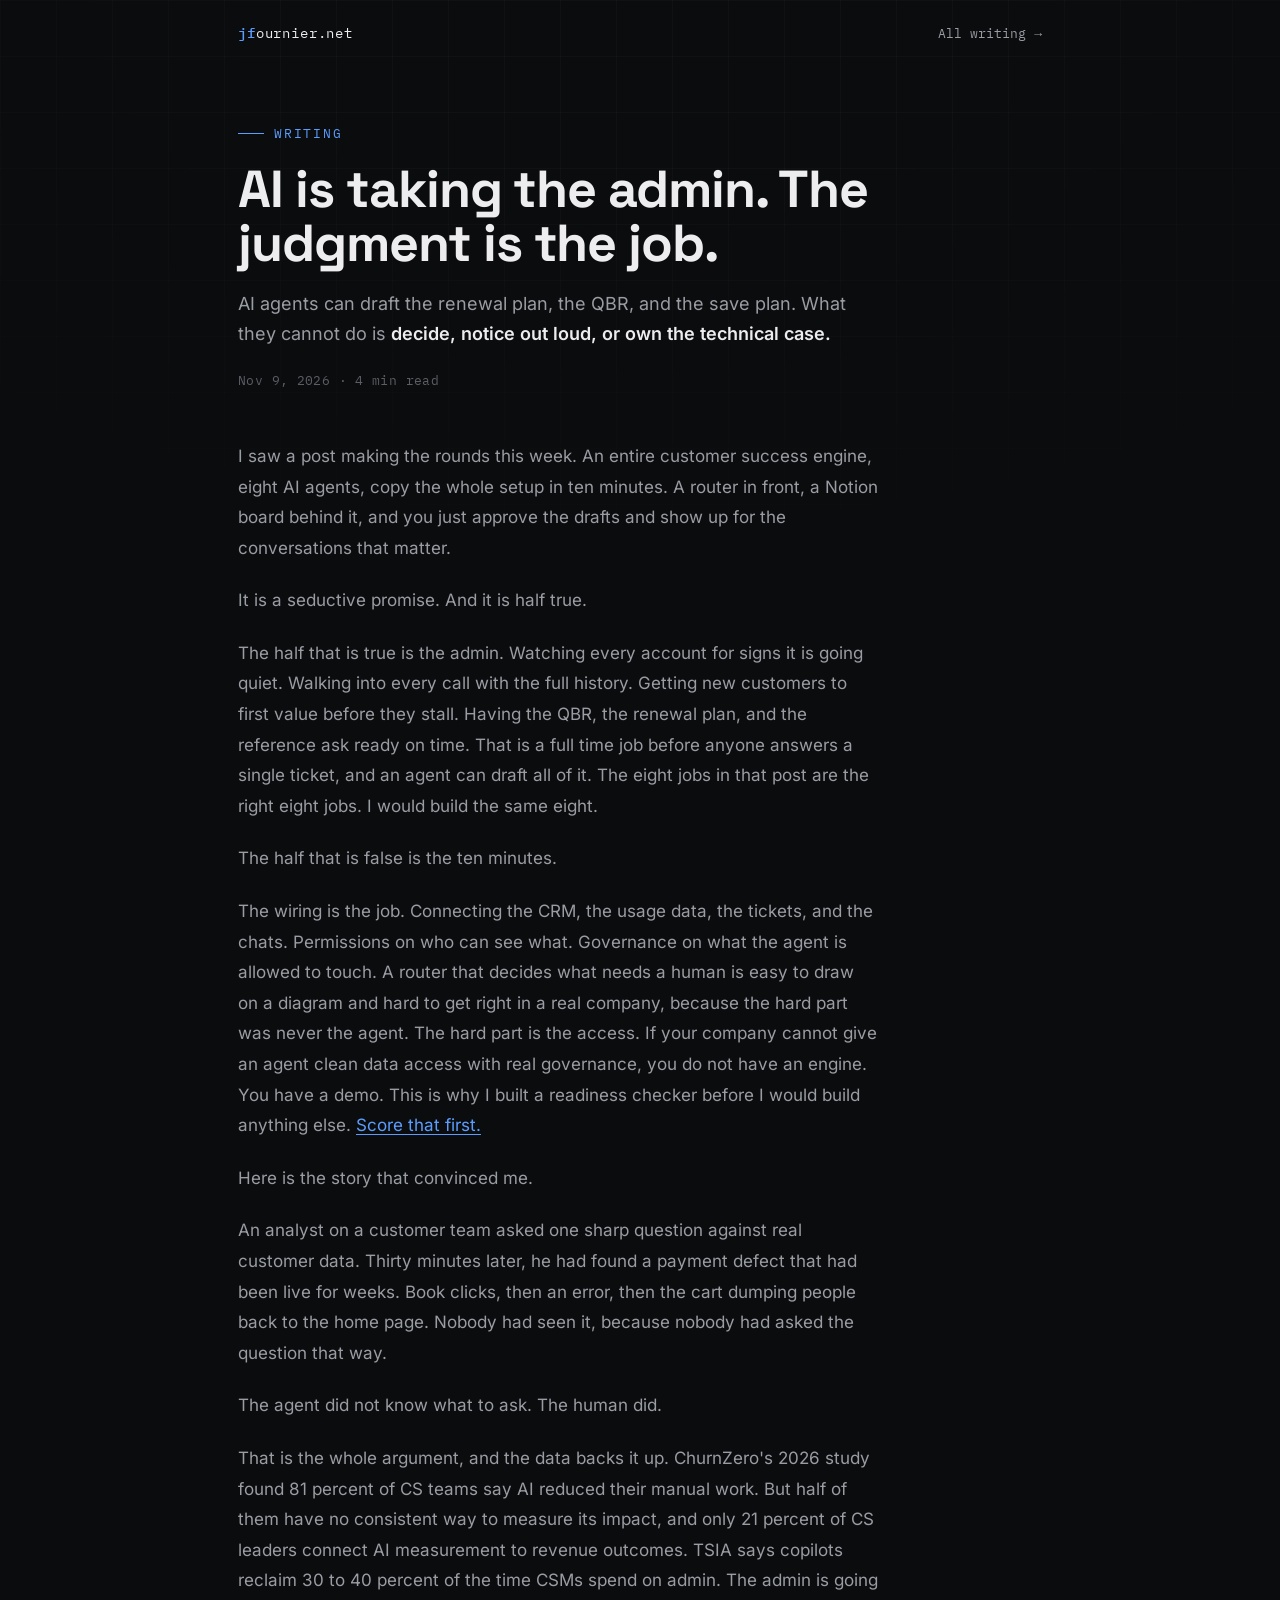
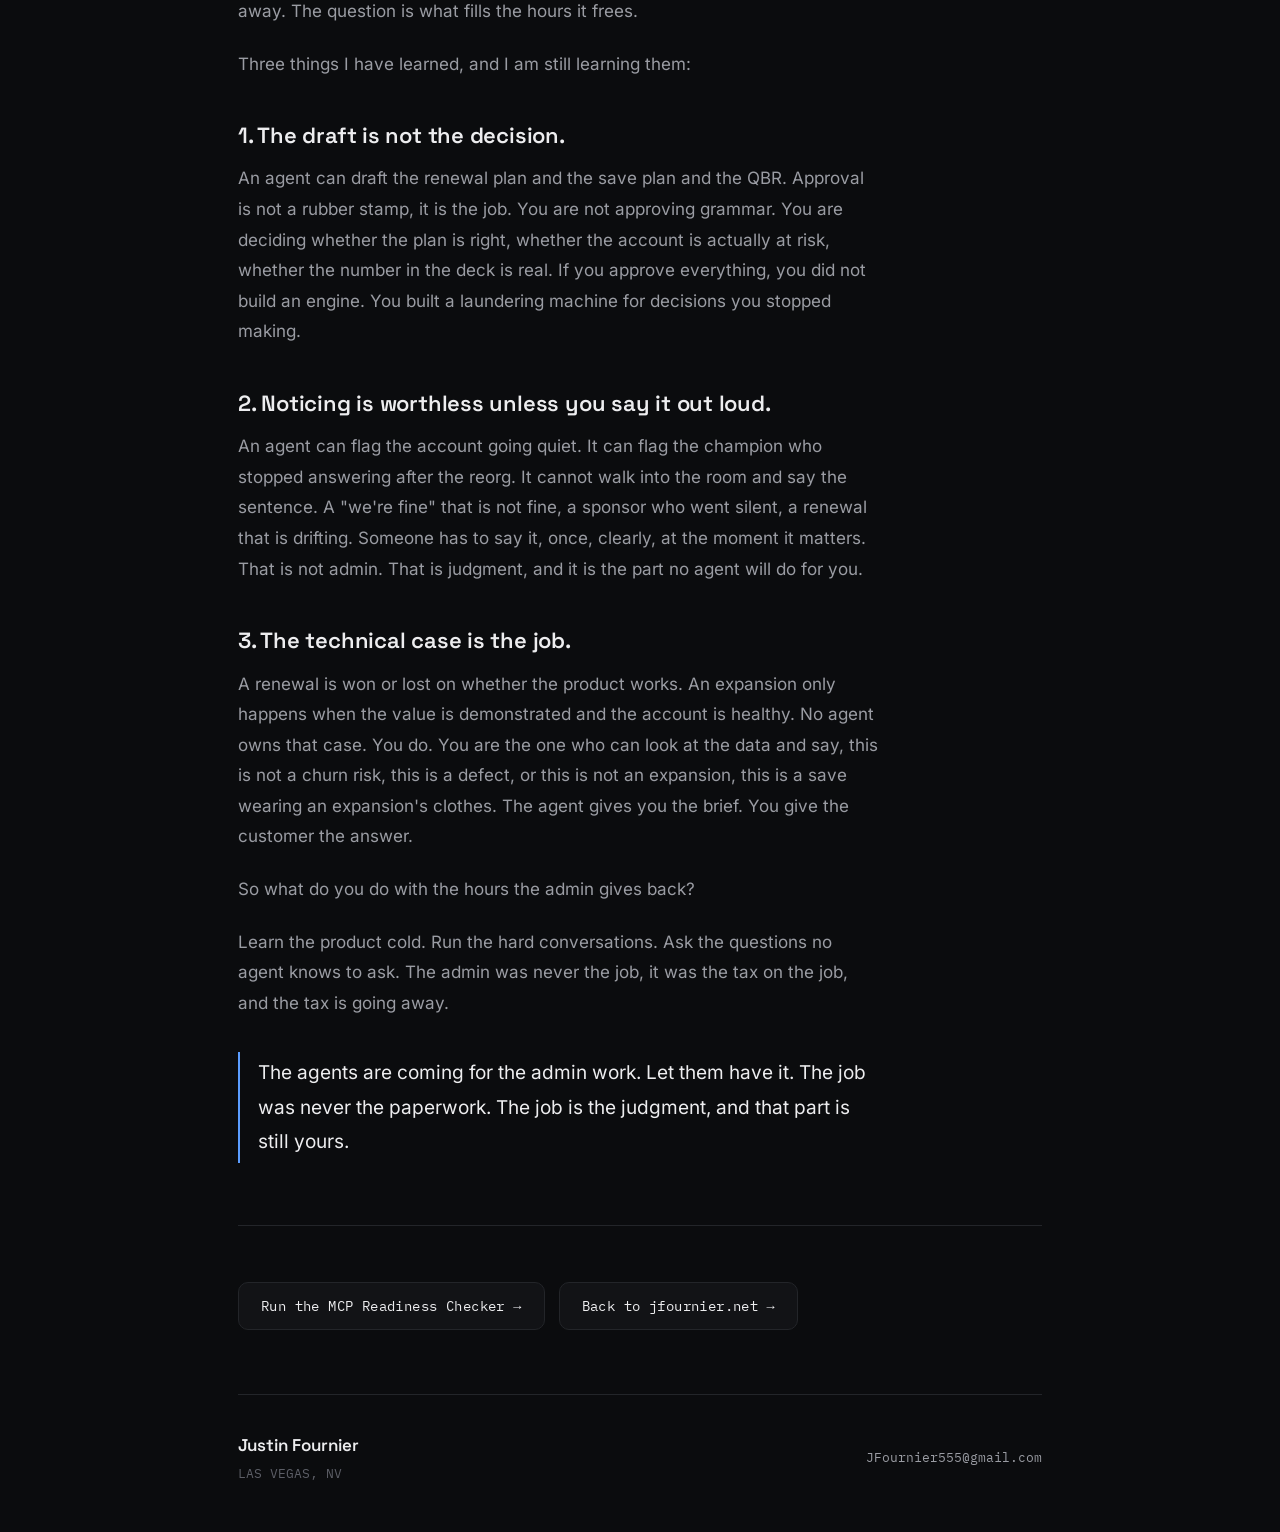
<file: articles/ai-admin-judgment/index.html>
<!DOCTYPE html>
<html lang="en">
<head>
<meta charset="UTF-8">
<meta name="viewport" content="width=device-width, initial-scale=1.0">
<title>AI is taking the admin. The judgment is the job. — Justin Fournier</title>
<meta name="description" content="AI agents can draft the renewal plan, the QBR, and the save plan. What they cannot do is decide, notice out loud, or own the technical case. The admin is going away. The judgment is the job.">
<link rel="canonical" href="https://jfournier.net/articles/ai-admin-judgment/">
<link rel="icon" href="/favicon.svg" type="image/svg+xml">
<meta property="og:type" content="article">
<meta property="og:site_name" content="jfournier.net">
<meta property="og:title" content="AI is taking the admin. The judgment is the job. — Justin Fournier">
<meta property="og:description" content="AI agents can draft the renewal plan, the QBR, and the save plan. What they cannot do is decide, notice out loud, or own the technical case. The admin is going away. The judgment is the job.">
<meta property="og:url" content="https://jfournier.net/articles/ai-admin-judgment/">
<meta property="og:image" content="https://jfournier.net/og-card.png">
<meta name="twitter:card" content="summary_large_image">
<meta name="twitter:title" content="AI is taking the admin. The judgment is the job. — Justin Fournier">
<meta name="twitter:description" content="AI agents can draft the renewal plan, the QBR, and the save plan. What they cannot do is decide, notice out loud, or own the technical case. The admin is going away. The judgment is the job.">
<meta name="twitter:image" content="https://jfournier.net/og-card.png">
<script type="application/ld+json">
{
  "@context": "https://schema.org",
  "@type": "Article",
  "headline": "AI is taking the admin. The judgment is the job.",
  "description": "AI agents can draft the renewal plan, the QBR, and the save plan. What they cannot do is decide, notice out loud, or own the technical case. The admin is going away. The judgment is the job.",
  "author": {"@type": "Person", "name": "Justin Fournier", "url": "https://jfournier.net/"},
  "datePublished": "2026-11-09",
  "mainEntityOfPage": "https://jfournier.net/articles/ai-admin-judgment/"
}
</script>
<link rel="stylesheet" href="/tools/scorecards.css">
<link rel="stylesheet" href="/articles/articles.css">
</head>
<body>
<div class="wrap">
  <div class="topbar">
    <a class="brand" href="/"><b>jf</b>ournier.net</a>
    <a href="/#writing">All writing →</a>
  </div>

  <header class="tool-head">
    <div class="kicker">Writing</div>
    <h1>AI is taking the admin. The judgment is the job.</h1>
    <p class="lede">AI agents can draft the renewal plan, the QBR, and the save plan. What they cannot do is <strong>decide, notice out loud, or own the technical case.</strong></p>
    <p class="article-meta">Nov 9, 2026 · 4 min read</p>
  </header>

  <main class="article-body">
    <p>I saw a post making the rounds this week. An entire customer success engine, eight AI agents, copy the whole setup in ten minutes. A router in front, a Notion board behind it, and you just approve the drafts and show up for the conversations that matter.</p>
    <p>It is a seductive promise. And it is half true.</p>
    <p>The half that is true is the admin. Watching every account for signs it is going quiet. Walking into every call with the full history. Getting new customers to first value before they stall. Having the QBR, the renewal plan, and the reference ask ready on time. That is a full time job before anyone answers a single ticket, and an agent can draft all of it. The eight jobs in that post are the right eight jobs. I would build the same eight.</p>
    <p>The half that is false is the ten minutes.</p>
    <p>The wiring is the job. Connecting the CRM, the usage data, the tickets, and the chats. Permissions on who can see what. Governance on what the agent is allowed to touch. A router that decides what needs a human is easy to draw on a diagram and hard to get right in a real company, because the hard part was never the agent. The hard part is the access. If your company cannot give an agent clean data access with real governance, you do not have an engine. You have a demo. This is why I built a readiness checker before I would build anything else. <a href="/tools/mcp-readiness/">Score that first.</a></p>
    <p>Here is the story that convinced me.</p>
    <p>An analyst on a customer team asked one sharp question against real customer data. Thirty minutes later, he had found a payment defect that had been live for weeks. Book clicks, then an error, then the cart dumping people back to the home page. Nobody had seen it, because nobody had asked the question that way.</p>
    <p>The agent did not know what to ask. The human did.</p>
    <p>That is the whole argument, and the data backs it up. ChurnZero's 2026 study found 81 percent of CS teams say AI reduced their manual work. But half of them have no consistent way to measure its impact, and only 21 percent of CS leaders connect AI measurement to revenue outcomes. TSIA says copilots reclaim 30 to 40 percent of the time CSMs spend on admin. The admin is going away. The question is what fills the hours it frees.</p>
    <p>Three things I have learned, and I am still learning them:</p>

    <h2>1. The draft is not the decision.</h2>
    <p>An agent can draft the renewal plan and the save plan and the QBR. Approval is not a rubber stamp, it is the job. You are not approving grammar. You are deciding whether the plan is right, whether the account is actually at risk, whether the number in the deck is real. If you approve everything, you did not build an engine. You built a laundering machine for decisions you stopped making.</p>

    <h2>2. Noticing is worthless unless you say it out loud.</h2>
    <p>An agent can flag the account going quiet. It can flag the champion who stopped answering after the reorg. It cannot walk into the room and say the sentence. A "we're fine" that is not fine, a sponsor who went silent, a renewal that is drifting. Someone has to say it, once, clearly, at the moment it matters. That is not admin. That is judgment, and it is the part no agent will do for you.</p>

    <h2>3. The technical case is the job.</h2>
    <p>A renewal is won or lost on whether the product works. An expansion only happens when the value is demonstrated and the account is healthy. No agent owns that case. You do. You are the one who can look at the data and say, this is not a churn risk, this is a defect, or this is not an expansion, this is a save wearing an expansion's clothes. The agent gives you the brief. You give the customer the answer.</p>

    <p>So what do you do with the hours the admin gives back?</p>
    <p>Learn the product cold. Run the hard conversations. Ask the questions no agent knows to ask. The admin was never the job, it was the tax on the job, and the tax is going away.</p>
    <p class="closer">The agents are coming for the admin work. Let them have it. The job was never the paperwork. The job is the judgment, and that part is still yours.</p>
  </main>

  <div class="article-foot">
    <div class="actions">
      <a class="btn" href="/tools/mcp-readiness/">Run the MCP Readiness Checker →</a>
      <a class="btn" href="/">Back to jfournier.net →</a>
    </div>
  </div>

  <footer>
    <div class="foot">
      <div>
        <div class="f-brand">Justin Fournier</div>
        <div class="f-sub">LAS VEGAS, NV</div>
      </div>
      <a class="f-mail" href="mailto:JFournier555@gmail.com">JFournier555@gmail.com</a>
    </div>
  </footer>
</div>
</body>
</html>
</file>
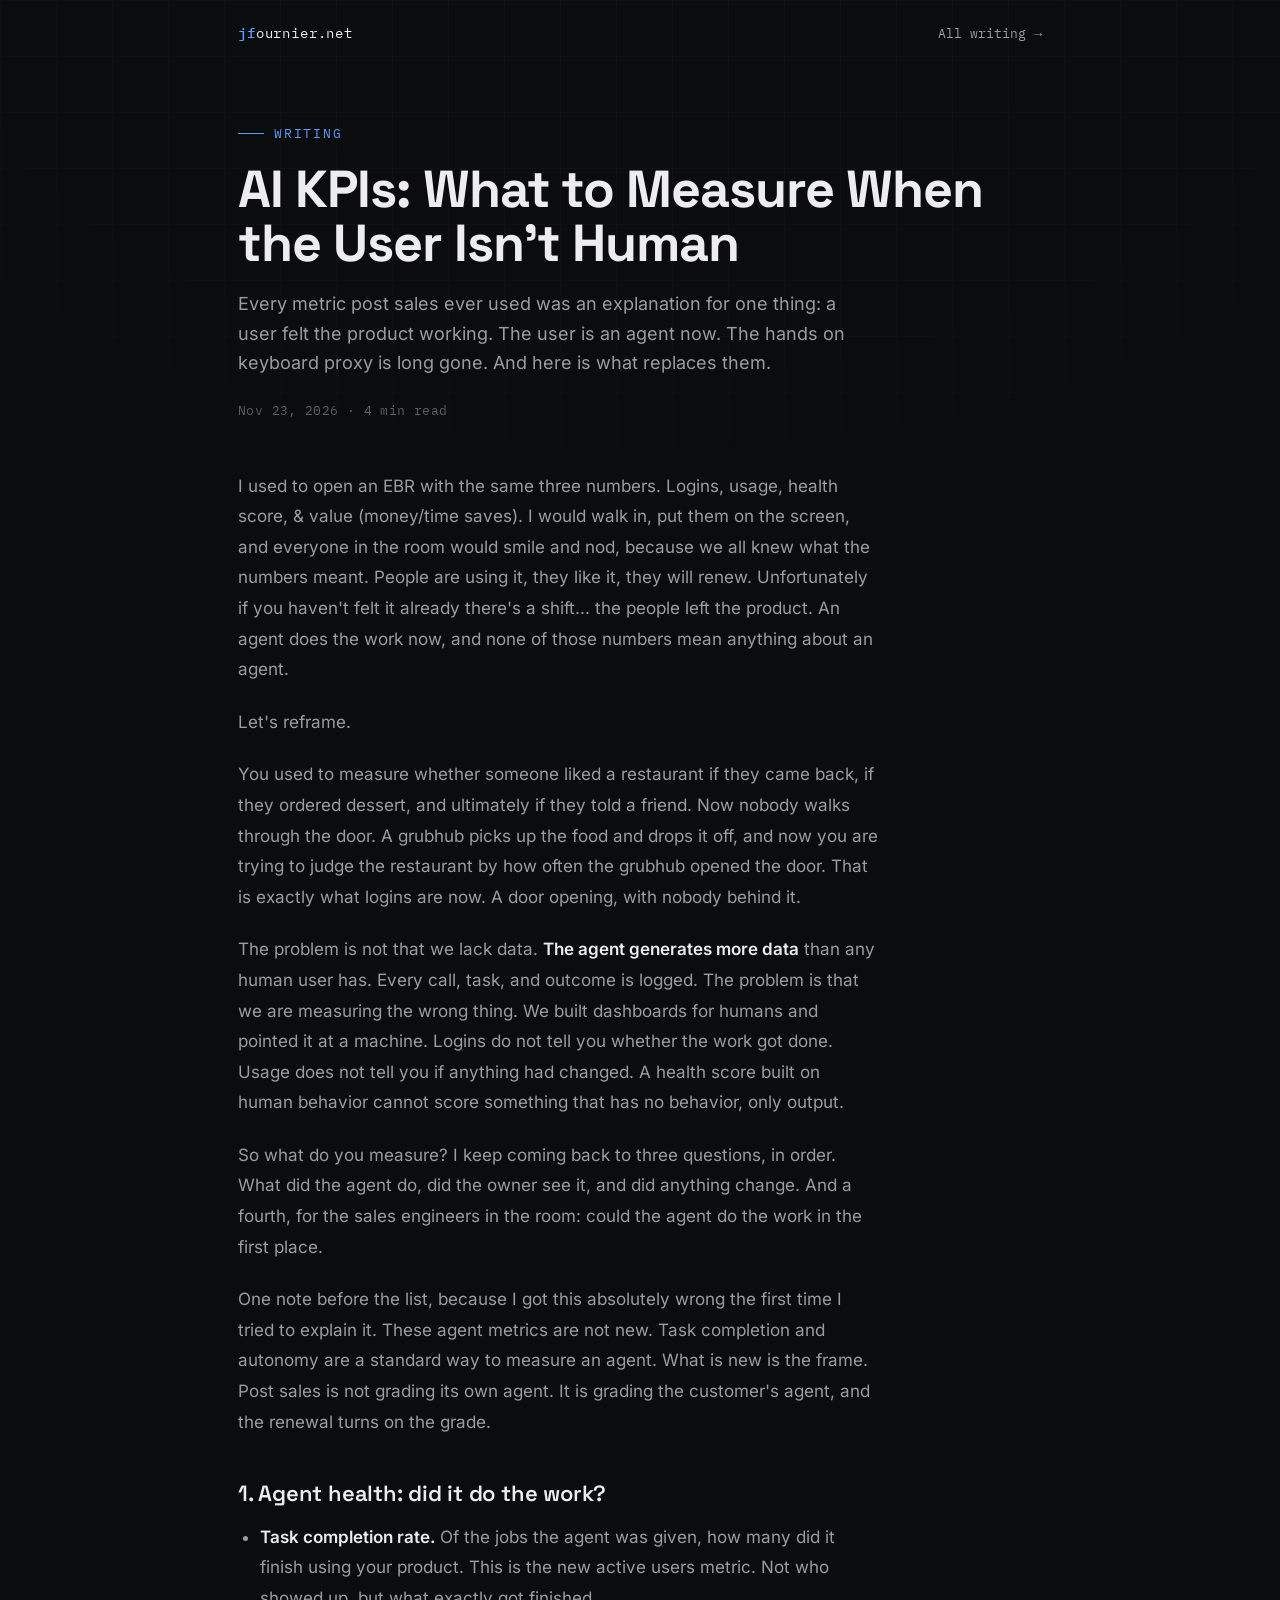
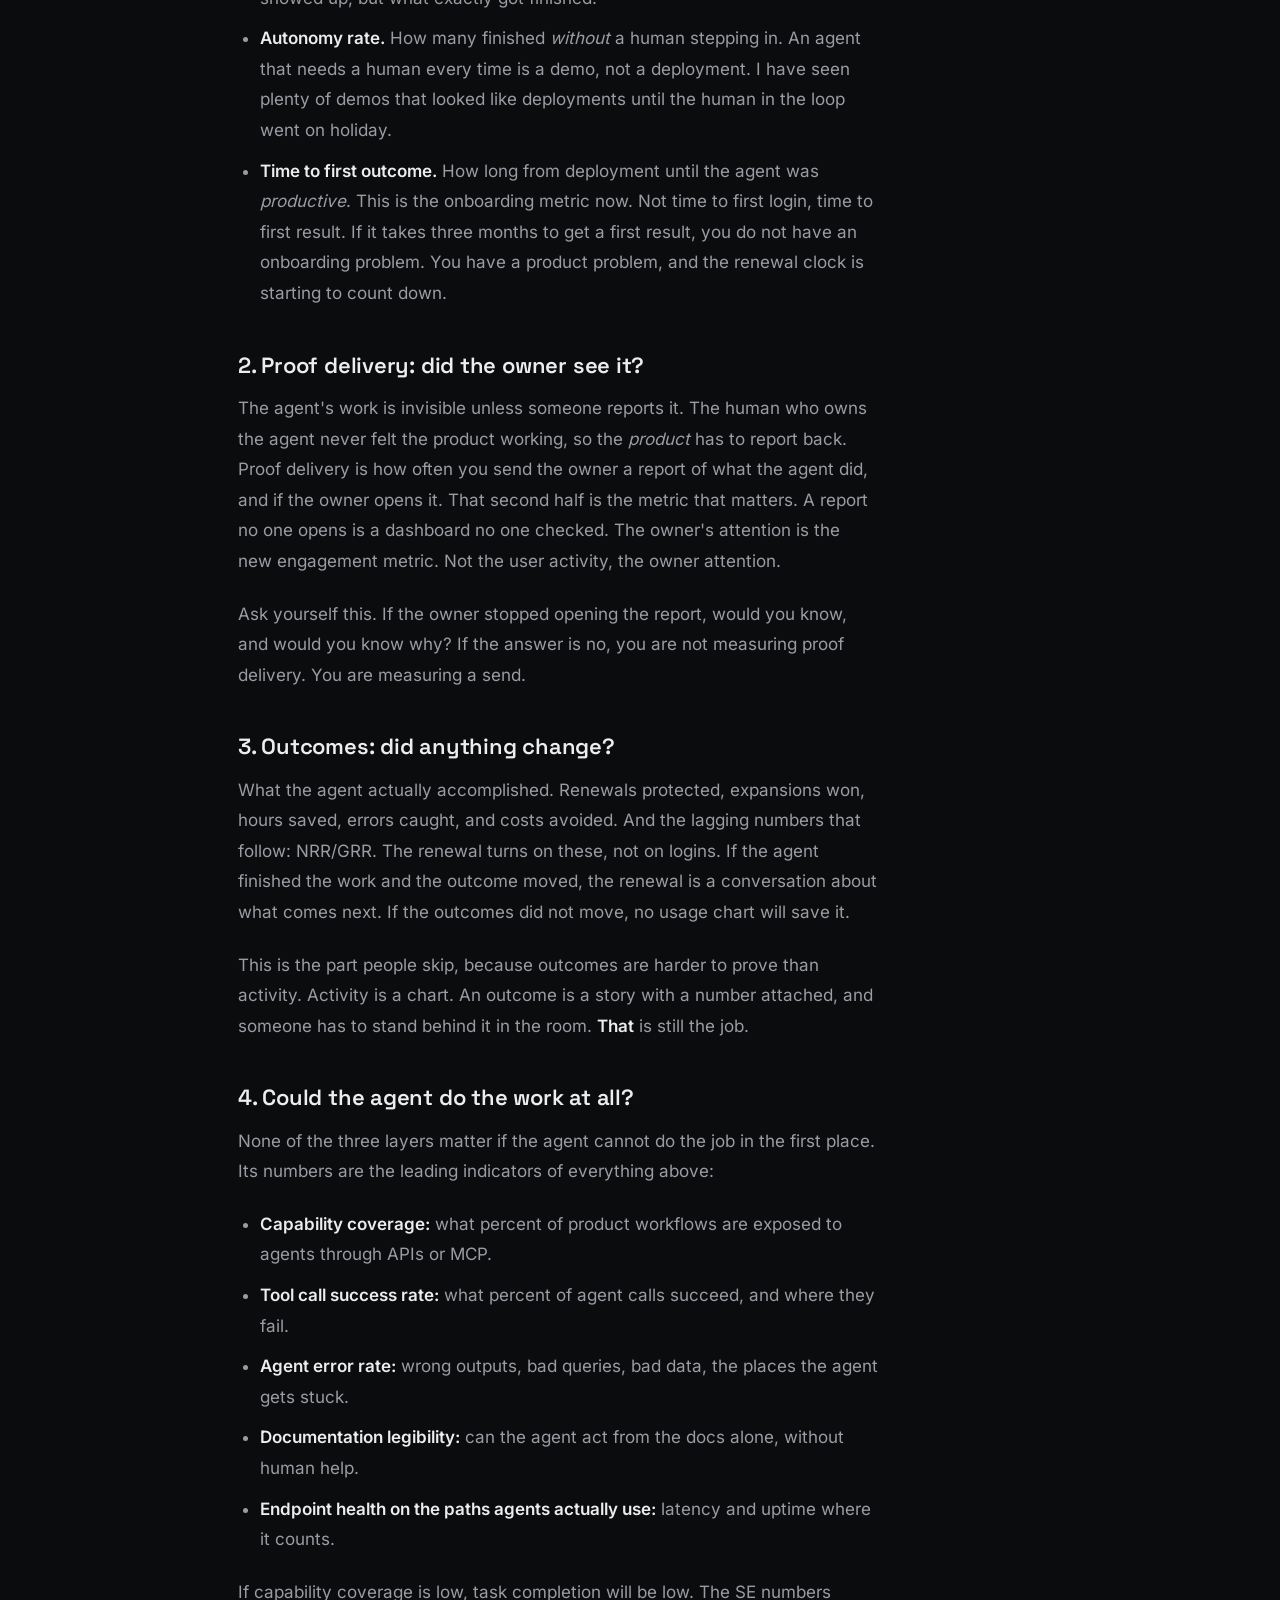
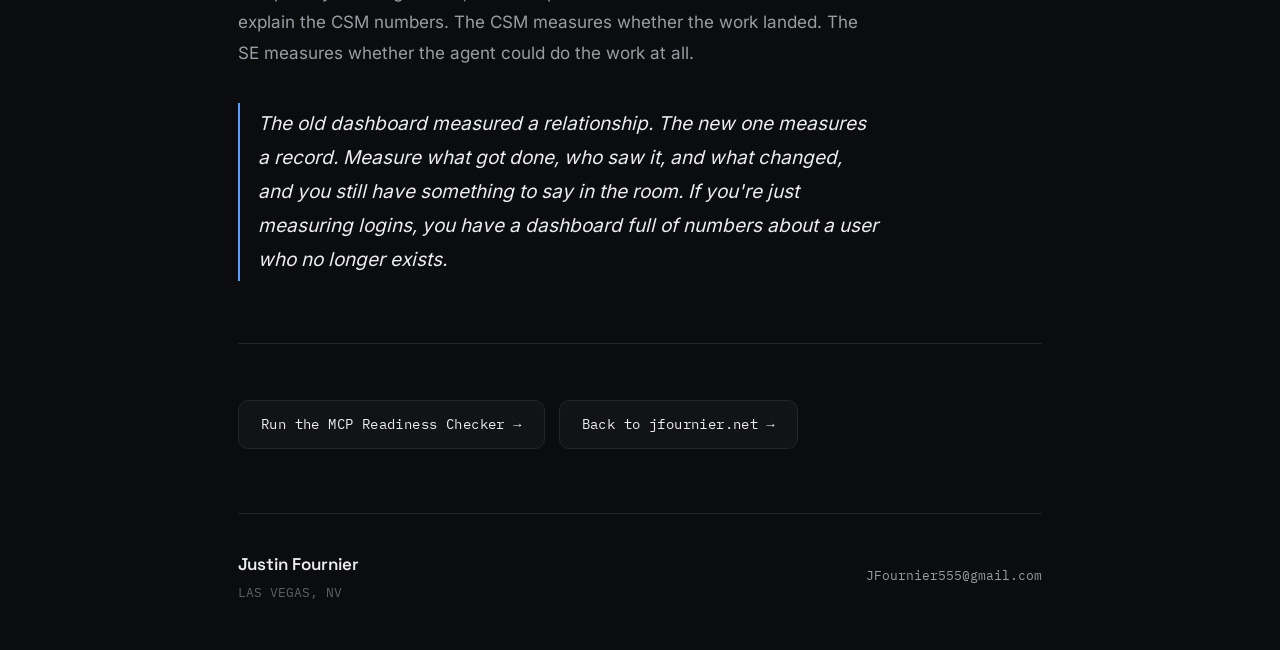
<file: articles/ai-kpis/index.html>
<!DOCTYPE html>
<html lang="en">
<head>
<meta charset="UTF-8">
<meta name="viewport" content="width=device-width, initial-scale=1.0">
<title>AI KPIs: What to Measure When the User Isn't Human | Justin Fournier</title>
<meta name="description" content="Every metric post sales ever used was an explanation for one thing: a user felt the product working. The user is an agent now. The hands on keyboard proxy is long gone. And here is what replaces them.">
<link rel="canonical" href="https://jfournier.net/articles/ai-kpis/">
<link rel="icon" href="/favicon.svg" type="image/svg+xml">
<meta property="og:type" content="article">
<meta property="og:site_name" content="jfournier.net">
<meta property="og:title" content="AI KPIs: What to Measure When the User Isn't Human | Justin Fournier">
<meta property="og:description" content="Every metric post sales ever used was an explanation for one thing: a user felt the product working. The user is an agent now. The hands on keyboard proxy is long gone. And here is what replaces them.">
<meta property="og:url" content="https://jfournier.net/articles/ai-kpis/">
<meta property="og:image" content="https://jfournier.net/articles/ai-kpis/og-card.png">
<meta name="twitter:card" content="summary_large_image">
<meta name="twitter:title" content="AI KPIs: What to Measure When the User Isn't Human | Justin Fournier">
<meta name="twitter:description" content="Every metric post sales ever used was an explanation for one thing: a user felt the product working. The user is an agent now. The hands on keyboard proxy is long gone. And here is what replaces them.">
<meta name="twitter:image" content="https://jfournier.net/articles/ai-kpis/og-card.png">
<script type="application/ld+json">
{
  "@context": "https://schema.org",
  "@type": "Article",
  "headline": "AI KPIs: What to Measure When the User Isn't Human",
  "description": "Every metric post sales ever used was an explanation for one thing: a user felt the product working. The user is an agent now. The hands on keyboard proxy is long gone. And here is what replaces them.",
  "author": {"@type": "Person", "name": "Justin Fournier", "url": "https://jfournier.net/"},
  "datePublished": "2026-11-23",
  "mainEntityOfPage": "https://jfournier.net/articles/ai-kpis/"
}
</script>
<link rel="stylesheet" href="/tools/scorecards.css">
<link rel="stylesheet" href="/articles/articles.css">
</head>
<body>
<div class="wrap">
  <div class="topbar">
    <a class="brand" href="/"><b>jf</b>ournier.net</a>
    <a href="/#writing">All writing →</a>
  </div>

  <header class="tool-head">
    <div class="kicker">Writing</div>
    <h1>AI KPIs: What to Measure When the User Isn't Human</h1>
    <p class="lede">Every metric post sales ever used was an explanation for one thing: a user felt the product working. The user is an agent now. The hands on keyboard proxy is long gone. And here is what replaces them.</p>
    <p class="article-meta">Nov 23, 2026 · 4 min read</p>
  </header>

  <main class="article-body">
    <p>I used to open an EBR with the same three numbers. Logins, usage, health score, &amp; value (money/time saves). I would walk in, put them on the screen, and everyone in the room would smile and nod, because we all knew what the numbers meant. People are using it, they like it, they will renew. Unfortunately if you haven't felt it already there's a shift... the people left the product. An agent does the work now, and none of those numbers mean anything about an agent.</p>
    <p>Let's reframe.</p>
    <p>You used to measure whether someone liked a restaurant if they came back, if they ordered dessert, and ultimately if they told a friend. Now nobody walks through the door. A grubhub picks up the food and drops it off, and now you are trying to judge the restaurant by how often the grubhub opened the door. That is exactly what logins are now. A door opening, with nobody behind it.</p>
    <p>The problem is not that we lack data. <strong>The agent generates more data</strong> than any human user has. Every call, task, and outcome is logged. The problem is that we are measuring the wrong thing. We built dashboards for humans and pointed it at a machine. Logins do not tell you whether the work got done. Usage does not tell you if anything had changed. A health score built on human behavior cannot score something that has no behavior, only output.</p>
    <p>So what do you measure? I keep coming back to three questions, in order. What did the agent do, did the owner see it, and did anything change. And a fourth, for the sales engineers in the room: could the agent do the work in the first place.</p>
    <p>One note before the list, because I got this absolutely wrong the first time I tried to explain it. These agent metrics are not new. Task completion and autonomy are a standard way to measure an agent. What is new is the frame. Post sales is not grading its own agent. It is grading the customer's agent, and the renewal turns on the grade.</p>

    <h2>1. Agent health: did it do the work?</h2>
    <ul>
      <li><strong>Task completion rate.</strong> Of the jobs the agent was given, how many did it finish using your product. This is the new active users metric. Not who showed up, but what exactly got finished.</li>
      <li><strong>Autonomy rate.</strong> How many finished <em>without</em> a human stepping in. An agent that needs a human every time is a demo, not a deployment. I have seen plenty of demos that looked like deployments until the human in the loop went on holiday.</li>
      <li><strong>Time to first outcome.</strong> How long from deployment until the agent was <em>productive</em>. This is the onboarding metric now. Not time to first login, time to first result. If it takes three months to get a first result, you do not have an onboarding problem. You have a product problem, and the renewal clock is starting to count down.</li>
    </ul>

    <h2>2. Proof delivery: did the owner see it?</h2>
    <p>The agent's work is invisible unless someone reports it. The human who owns the agent never felt the product working, so the <em>product</em> has to report back. Proof delivery is how often you send the owner a report of what the agent did, and if the owner opens it. That second half is the metric that matters. A report no one opens is a dashboard no one checked. The owner's attention is the new engagement metric. Not the user activity, the owner attention.</p>
    <p>Ask yourself this. If the owner stopped opening the report, would you know, and would you know why? If the answer is no, you are not measuring proof delivery. You are measuring a send.</p>

    <h2>3. Outcomes: did anything change?</h2>
    <p>What the agent actually accomplished. Renewals protected, expansions won, hours saved, errors caught, and costs avoided. And the lagging numbers that follow: NRR/GRR. The renewal turns on these, not on logins. If the agent finished the work and the outcome moved, the renewal is a conversation about what comes next. If the outcomes did not move, no usage chart will save it.</p>
    <p>This is the part people skip, because outcomes are harder to prove than activity. Activity is a chart. An outcome is a story with a number attached, and someone has to stand behind it in the room. <strong>That</strong> is still the job.</p>

    <h2>4. Could the agent do the work at all?</h2>
    <p>None of the three layers matter if the agent cannot do the job in the first place. Its numbers are the leading indicators of everything above:</p>
    <ul>
      <li><strong>Capability coverage:</strong> what percent of product workflows are exposed to agents through APIs or MCP.</li>
      <li><strong>Tool call success rate:</strong> what percent of agent calls succeed, and where they fail.</li>
      <li><strong>Agent error rate:</strong> wrong outputs, bad queries, bad data, the places the agent gets stuck.</li>
      <li><strong>Documentation legibility:</strong> can the agent act from the docs alone, without human help.</li>
      <li><strong>Endpoint health on the paths agents actually use:</strong> latency and uptime where it counts.</li>
    </ul>
    <p>If capability coverage is low, task completion will be low. The SE numbers explain the CSM numbers. The CSM measures whether the work landed. The SE measures whether the agent could do the work at all.</p>

    <p class="closer"><em>The old dashboard measured a relationship. The new one measures a record. Measure what got done, who saw it, and what changed, and you still have something to say in the room. If you're just measuring logins, you have a dashboard full of numbers about a user who no longer exists.</em></p>
  </main>

  <div class="article-foot">
    <div class="actions">
      <a class="btn" href="/tools/mcp-readiness/">Run the MCP Readiness Checker →</a>
      <a class="btn" href="/">Back to jfournier.net →</a>
    </div>
  </div>

  <footer>
    <div class="foot">
      <div>
        <div class="f-brand">Justin Fournier</div>
        <div class="f-sub">LAS VEGAS, NV</div>
      </div>
      <a class="f-mail" href="mailto:JFournier555@gmail.com">JFournier555@gmail.com</a>
    </div>
  </footer>
</div>
</body>
</html>
</file>
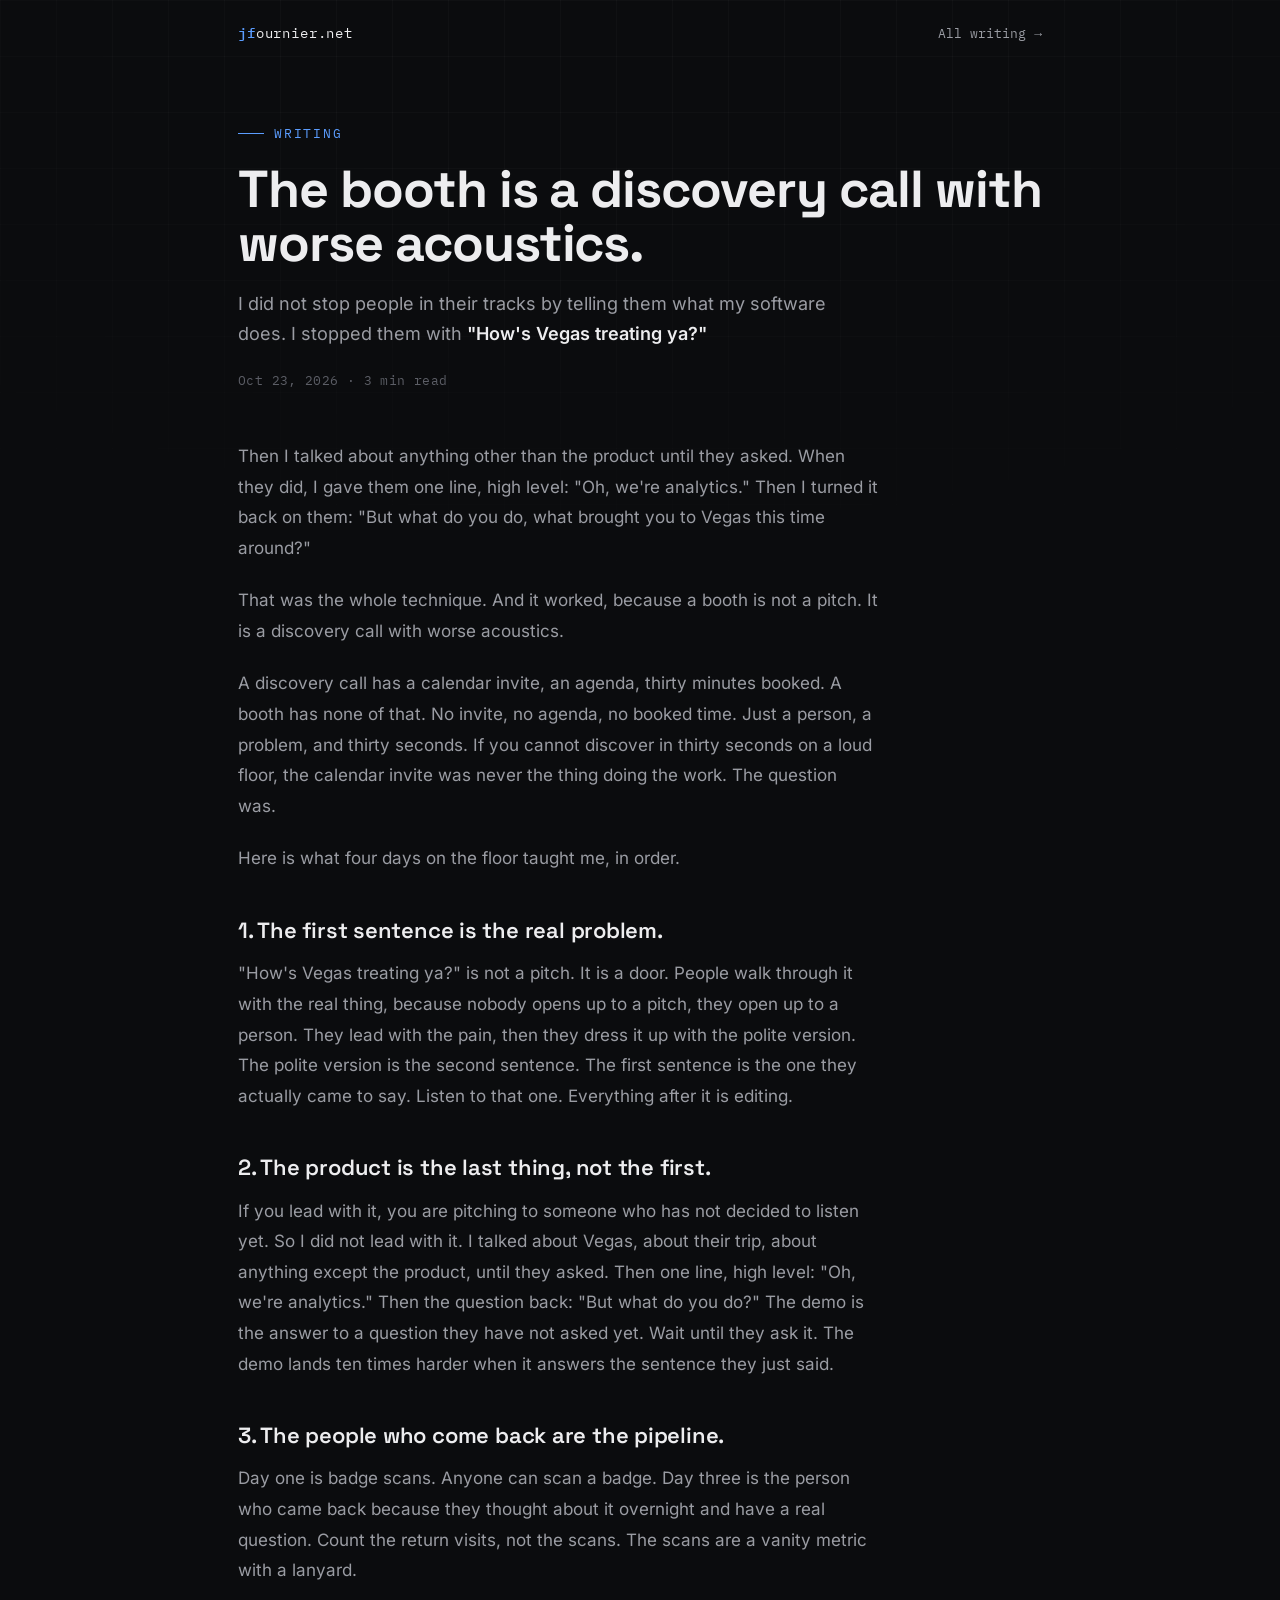
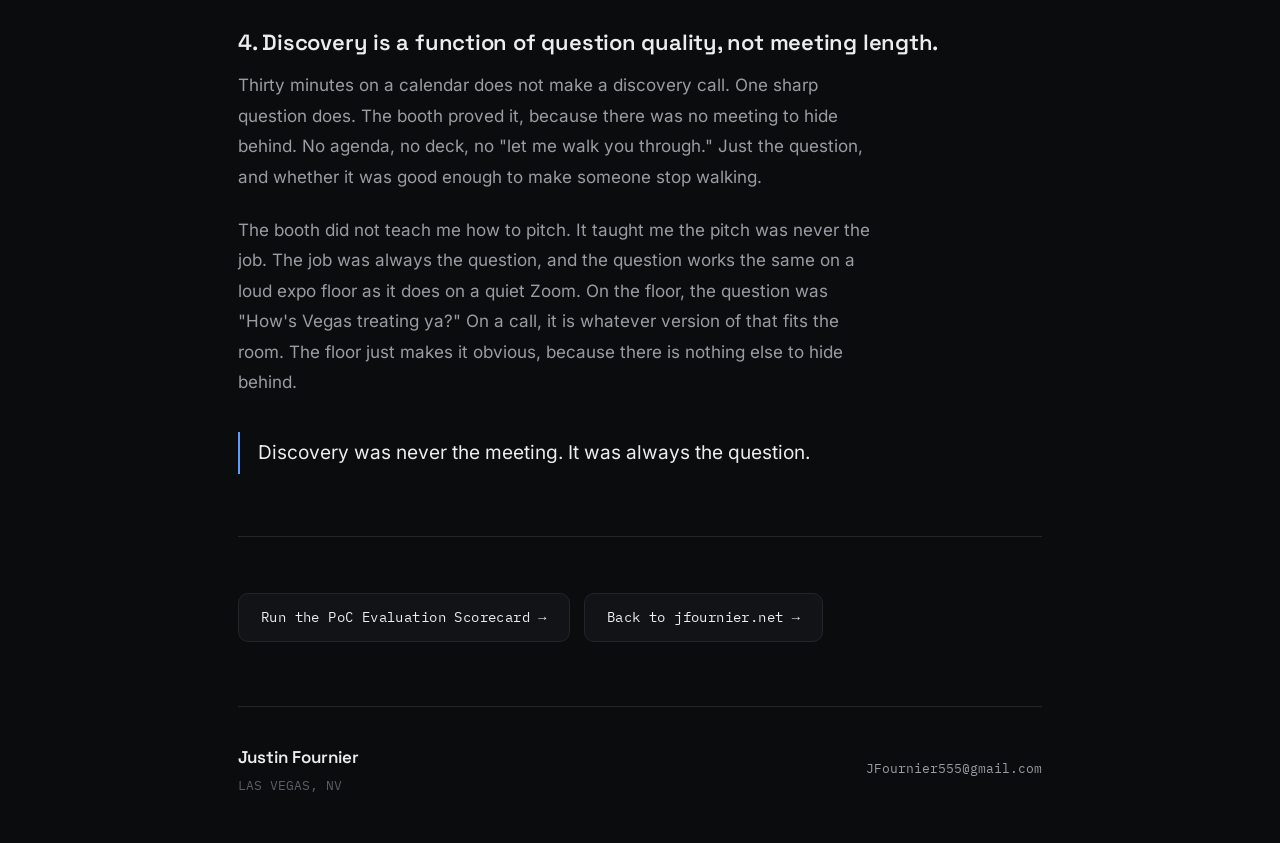
<file: articles/booth-discovery/index.html>
<!DOCTYPE html>
<html lang="en">
<head>
<meta charset="UTF-8">
<meta name="viewport" content="width=device-width, initial-scale=1.0">
<title>The booth is a discovery call with worse acoustics. — Justin Fournier</title>
<meta name="description" content="A booth is a discovery call with worse acoustics. I stopped people with 'How's Vegas treating ya?', not with what my software does.">
<link rel="canonical" href="https://jfournier.net/articles/booth-discovery/">
<link rel="icon" href="/favicon.svg" type="image/svg+xml">
<meta property="og:type" content="article">
<meta property="og:site_name" content="jfournier.net">
<meta property="og:title" content="The booth is a discovery call with worse acoustics. — Justin Fournier">
<meta property="og:description" content="A booth is a discovery call with worse acoustics. I stopped people with 'How's Vegas treating ya?', not with what my software does.">
<meta property="og:url" content="https://jfournier.net/articles/booth-discovery/">
<meta property="og:image" content="https://jfournier.net/og-card.png">
<meta name="twitter:card" content="summary_large_image">
<meta name="twitter:title" content="The booth is a discovery call with worse acoustics. — Justin Fournier">
<meta name="twitter:description" content="A booth is a discovery call with worse acoustics. I stopped people with 'How's Vegas treating ya?', not with what my software does.">
<meta name="twitter:image" content="https://jfournier.net/og-card.png">
<script type="application/ld+json">
{
  "@context": "https://schema.org",
  "@type": "Article",
  "headline": "The booth is a discovery call with worse acoustics.",
  "description": "A booth is a discovery call with worse acoustics. I stopped people with 'How's Vegas treating ya?', not with what my software does.",
  "author": {"@type": "Person", "name": "Justin Fournier", "url": "https://jfournier.net/"},
  "datePublished": "2026-10-23",
  "mainEntityOfPage": "https://jfournier.net/articles/booth-discovery/"
}
</script>
<link rel="stylesheet" href="/tools/scorecards.css">
<link rel="stylesheet" href="/articles/articles.css">
</head>
<body>
<div class="wrap">
  <div class="topbar">
    <a class="brand" href="/"><b>jf</b>ournier.net</a>
    <a href="/#writing">All writing →</a>
  </div>

  <header class="tool-head">
    <div class="kicker">Writing</div>
    <h1>The booth is a discovery call with worse acoustics.</h1>
    <p class="lede">I did not stop people in their tracks by telling them what my software does. I stopped them with <strong>"How's Vegas treating ya?"</strong></p>
    <p class="article-meta">Oct 23, 2026 · 3 min read</p>
  </header>

  <main class="article-body">
    <p>Then I talked about anything other than the product until they asked. When they did, I gave them one line, high level: "Oh, we're analytics." Then I turned it back on them: "But what do you do, what brought you to Vegas this time around?"</p>
    <p>That was the whole technique. And it worked, because a booth is not a pitch. It is a discovery call with worse acoustics.</p>
    <p>A discovery call has a calendar invite, an agenda, thirty minutes booked. A booth has none of that. No invite, no agenda, no booked time. Just a person, a problem, and thirty seconds. If you cannot discover in thirty seconds on a loud floor, the calendar invite was never the thing doing the work. The question was.</p>
    <p>Here is what four days on the floor taught me, in order.</p>

    <h2>1. The first sentence is the real problem.</h2>
    <p>"How's Vegas treating ya?" is not a pitch. It is a door. People walk through it with the real thing, because nobody opens up to a pitch, they open up to a person. They lead with the pain, then they dress it up with the polite version. The polite version is the second sentence. The first sentence is the one they actually came to say. Listen to that one. Everything after it is editing.</p>

    <h2>2. The product is the last thing, not the first.</h2>
    <p>If you lead with it, you are pitching to someone who has not decided to listen yet. So I did not lead with it. I talked about Vegas, about their trip, about anything except the product, until they asked. Then one line, high level: "Oh, we're analytics." Then the question back: "But what do you do?" The demo is the answer to a question they have not asked yet. Wait until they ask it. The demo lands ten times harder when it answers the sentence they just said.</p>

    <h2>3. The people who come back are the pipeline.</h2>
    <p>Day one is badge scans. Anyone can scan a badge. Day three is the person who came back because they thought about it overnight and have a real question. Count the return visits, not the scans. The scans are a vanity metric with a lanyard.</p>

    <h2>4. Discovery is a function of question quality, not meeting length.</h2>
    <p>Thirty minutes on a calendar does not make a discovery call. One sharp question does. The booth proved it, because there was no meeting to hide behind. No agenda, no deck, no "let me walk you through." Just the question, and whether it was good enough to make someone stop walking.</p>

    <p>The booth did not teach me how to pitch. It taught me the pitch was never the job. The job was always the question, and the question works the same on a loud expo floor as it does on a quiet Zoom. On the floor, the question was "How's Vegas treating ya?" On a call, it is whatever version of that fits the room. The floor just makes it obvious, because there is nothing else to hide behind.</p>
    <p class="closer">Discovery was never the meeting. It was always the question.</p>
  </main>

  <div class="article-foot">
    <div class="actions">
      <a class="btn" href="/tools/poc-scorecard/">Run the PoC Evaluation Scorecard →</a>
      <a class="btn" href="/">Back to jfournier.net →</a>
    </div>
  </div>

  <footer>
    <div class="foot">
      <div>
        <div class="f-brand">Justin Fournier</div>
        <div class="f-sub">LAS VEGAS, NV</div>
      </div>
      <a class="f-mail" href="mailto:JFournier555@gmail.com">JFournier555@gmail.com</a>
    </div>
  </footer>
</div>
</body>
</html>
</file>
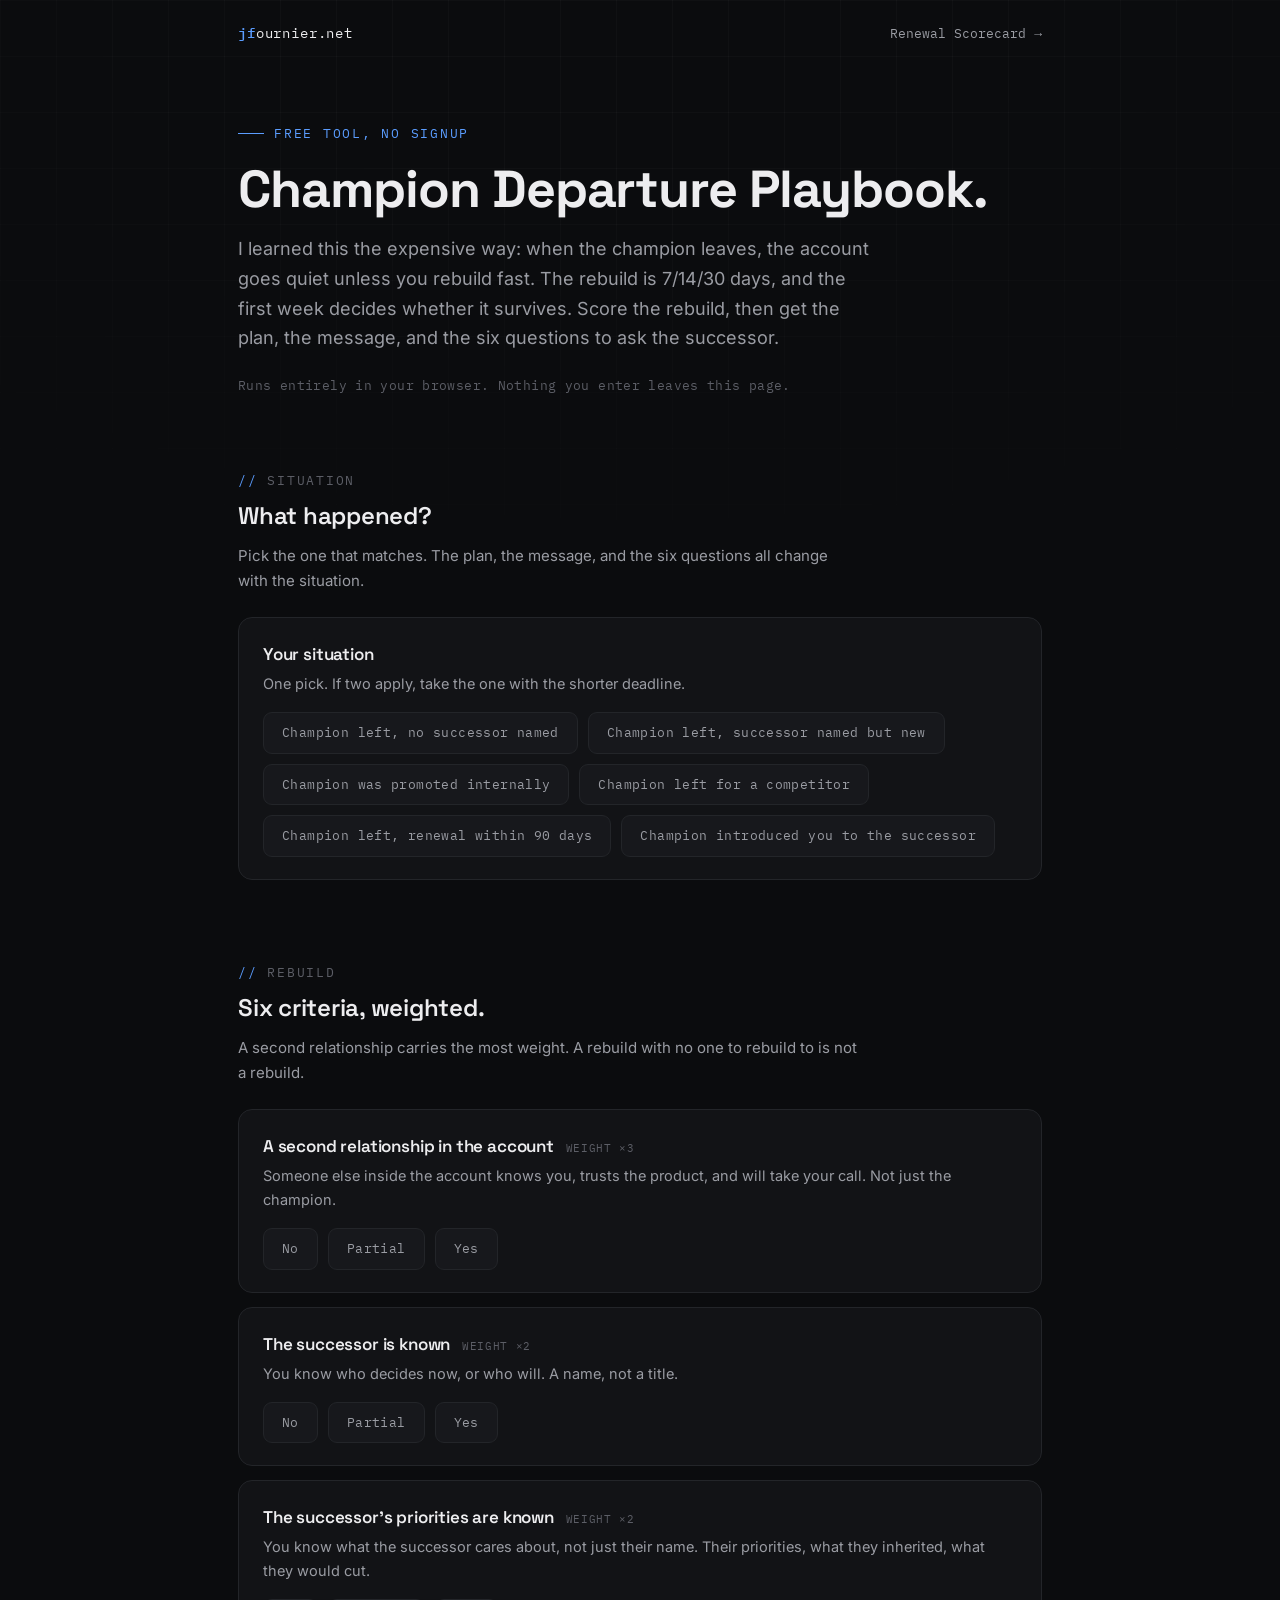
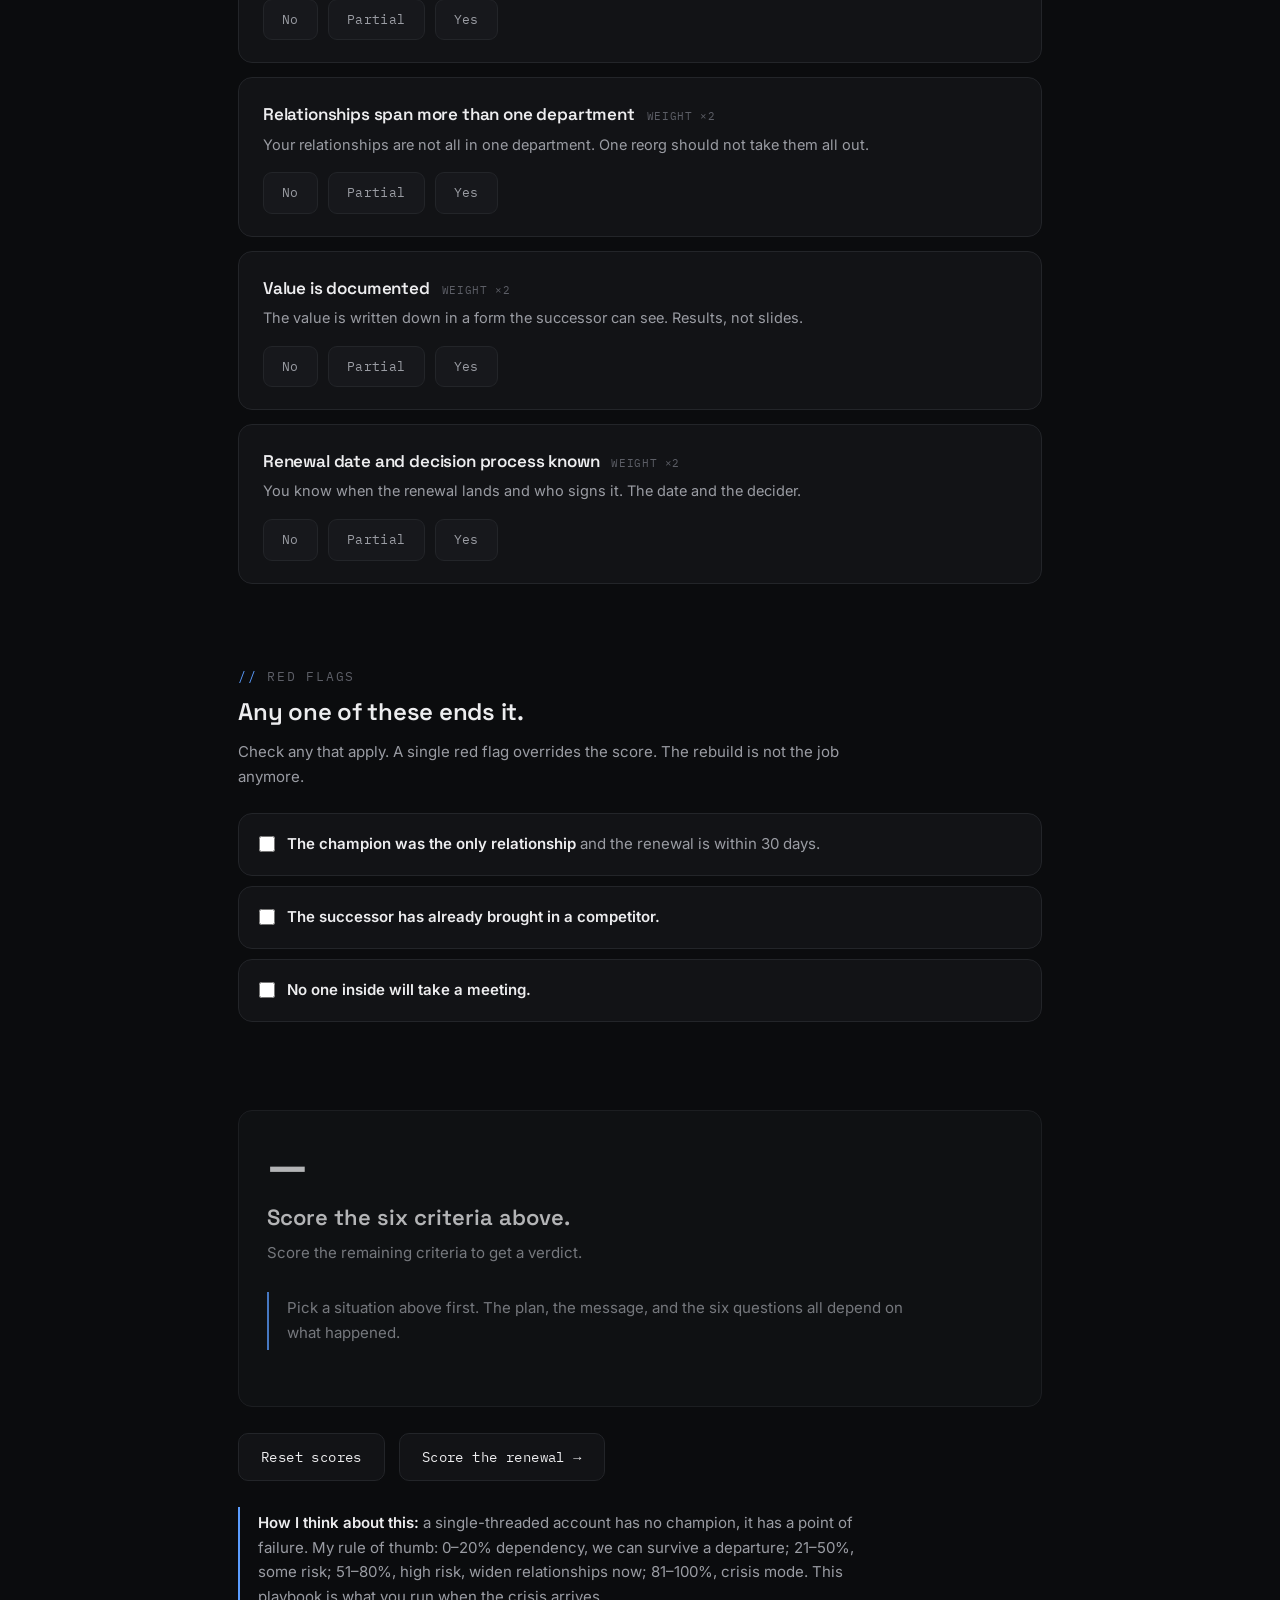
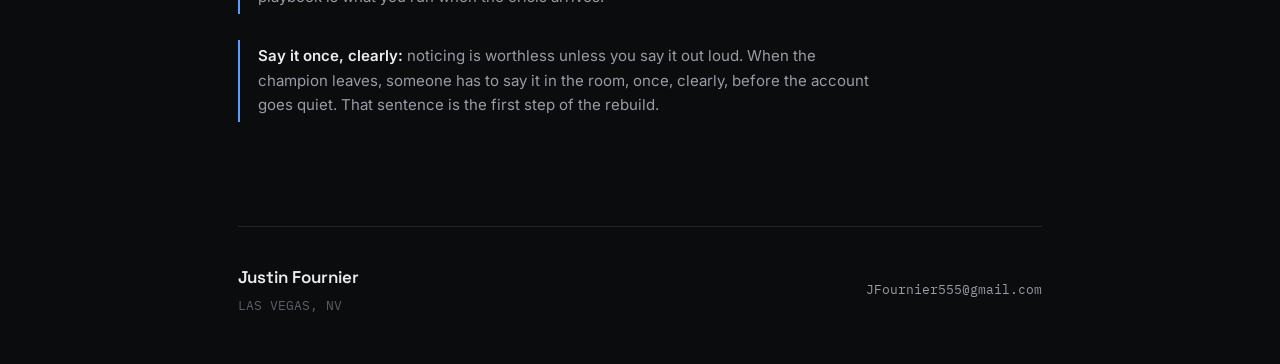
<file: tools/champion-departure-playbook/index.html>
<!DOCTYPE html>
<html lang="en">
<head>
<meta charset="UTF-8">
<meta name="viewport" content="width=device-width, initial-scale=1.0">
<title>Champion Departure Playbook — Justin Fournier</title>
<meta name="description" content="Your champion left. The rebuild is 7/14/30 days, and the first week decides whether the account survives. Score the rebuild, get the plan, the message, and the six questions. Free, in the browser, no data leaves the page.">
<link rel="canonical" href="https://jfournier.net/tools/champion-departure-playbook/">
<link rel="icon" href="/favicon.svg" type="image/svg+xml">
<meta property="og:type" content="website">
<meta property="og:site_name" content="jfournier.net">
<meta property="og:title" content="Champion Departure Playbook — Justin Fournier">
<meta property="og:description" content="Your champion left. Score the rebuild, get the plan, the message, and the six questions.">
<meta property="og:url" content="https://jfournier.net/tools/champion-departure-playbook/">
<meta property="og:image" content="https://jfournier.net/tools/champion-departure-playbook/og-card.png">
<meta name="twitter:card" content="summary_large_image">
<meta name="twitter:title" content="Champion Departure Playbook — Justin Fournier">
<meta name="twitter:description" content="Your champion left. Score the rebuild, get the plan, the message, and the six questions.">
<meta name="twitter:image" content="https://jfournier.net/tools/champion-departure-playbook/og-card.png">
<script type="application/ld+json">
{
  "@context": "https://schema.org",
  "@type": "WebApplication",
  "name": "Champion Departure Playbook",
  "url": "https://jfournier.net/tools/champion-departure-playbook/",
  "applicationCategory": "BusinessApplication",
  "operatingSystem": "Any",
  "offers": {"@type": "Offer", "price": "0"},
  "author": {"@type": "Person", "name": "Justin Fournier", "url": "https://jfournier.net/"}
}
</script>
<link rel="stylesheet" href="../scorecards.css">
</head>
<body>
<div class="wrap">
  <div class="topbar">
    <a class="brand" href="/"><b>jf</b>ournier.net</a>
    <a href="/tools/renewal-scorecard/">Renewal Scorecard →</a>
  </div>

  <header class="tool-head">
    <div class="kicker">Free tool, no signup</div>
    <h1>Champion Departure Playbook.</h1>
    <p class="lede">I learned this the expensive way: when the champion leaves, the account goes quiet unless you rebuild fast. The rebuild is 7/14/30 days, and the first week decides whether it survives. Score the rebuild, then get the plan, the message, and the six questions to ask the successor.</p>
    <p class="privacy">Runs entirely in your browser. Nothing you enter leaves this page.</p>
  </header>

  <main>
    <section class="tool-sec" id="situation">
      <div class="sec-label">Situation</div>
      <div class="sec-title">What happened?</div>
      <p class="sec-sub">Pick the one that matches. The plan, the message, and the six questions all change with the situation.</p>

      <div class="criterion">
        <h3>Your situation</h3>
        <p>One pick. If two apply, take the one with the shorter deadline.</p>
        <div class="opts">
          <label><input type="radio" name="situation" value="no-successor"><span>Champion left, no successor named</span></label>
          <label><input type="radio" name="situation" value="new-successor"><span>Champion left, successor named but new</span></label>
          <label><input type="radio" name="situation" value="promoted"><span>Champion was promoted internally</span></label>
          <label><input type="radio" name="situation" value="competitor"><span>Champion left for a competitor</span></label>
          <label><input type="radio" name="situation" value="renewal-90"><span>Champion left, renewal within 90 days</span></label>
          <label><input type="radio" name="situation" value="warm-handoff"><span>Champion introduced you to the successor</span></label>
        </div>
      </div>
    </section>

    <section class="tool-sec" id="criteria">
      <div class="sec-label">Rebuild</div>
      <div class="sec-title">Six criteria, weighted.</div>
      <p class="sec-sub">A second relationship carries the most weight. A rebuild with no one to rebuild to is not a rebuild.</p>

      <div class="criterion" data-key="second" data-weight="3">
        <h3>A second relationship in the account <span class="w">WEIGHT ×3</span></h3>
        <p>Someone else inside the account knows you, trusts the product, and will take your call. Not just the champion.</p>
        <div class="opts">
          <label><input type="radio" name="second" value="0"><span>No</span></label>
          <label><input type="radio" name="second" value="1"><span>Partial</span></label>
          <label><input type="radio" name="second" value="2"><span>Yes</span></label>
        </div>
      </div>

      <div class="criterion" data-key="successor" data-weight="2">
        <h3>The successor is known <span class="w">WEIGHT ×2</span></h3>
        <p>You know who decides now, or who will. A name, not a title.</p>
        <div class="opts">
          <label><input type="radio" name="successor" value="0"><span>No</span></label>
          <label><input type="radio" name="successor" value="1"><span>Partial</span></label>
          <label><input type="radio" name="successor" value="2"><span>Yes</span></label>
        </div>
      </div>

      <div class="criterion" data-key="successor-priorities" data-weight="2">
        <h3>The successor's priorities are known <span class="w">WEIGHT ×2</span></h3>
        <p>You know what the successor cares about, not just their name. Their priorities, what they inherited, what they would cut.</p>
        <div class="opts">
          <label><input type="radio" name="successor-priorities" value="0"><span>No</span></label>
          <label><input type="radio" name="successor-priorities" value="1"><span>Partial</span></label>
          <label><input type="radio" name="successor-priorities" value="2"><span>Yes</span></label>
        </div>
      </div>

      <div class="criterion" data-key="multi-dept" data-weight="2">
        <h3>Relationships span more than one department <span class="w">WEIGHT ×2</span></h3>
        <p>Your relationships are not all in one department. One reorg should not take them all out.</p>
        <div class="opts">
          <label><input type="radio" name="multi-dept" value="0"><span>No</span></label>
          <label><input type="radio" name="multi-dept" value="1"><span>Partial</span></label>
          <label><input type="radio" name="multi-dept" value="2"><span>Yes</span></label>
        </div>
      </div>

      <div class="criterion" data-key="value-doc" data-weight="2">
        <h3>Value is documented <span class="w">WEIGHT ×2</span></h3>
        <p>The value is written down in a form the successor can see. Results, not slides.</p>
        <div class="opts">
          <label><input type="radio" name="value-doc" value="0"><span>No</span></label>
          <label><input type="radio" name="value-doc" value="1"><span>Partial</span></label>
          <label><input type="radio" name="value-doc" value="2"><span>Yes</span></label>
        </div>
      </div>

      <div class="criterion" data-key="renewal-known" data-weight="2">
        <h3>Renewal date and decision process known <span class="w">WEIGHT ×2</span></h3>
        <p>You know when the renewal lands and who signs it. The date and the decider.</p>
        <div class="opts">
          <label><input type="radio" name="renewal-known" value="0"><span>No</span></label>
          <label><input type="radio" name="renewal-known" value="1"><span>Partial</span></label>
          <label><input type="radio" name="renewal-known" value="2"><span>Yes</span></label>
        </div>
      </div>
    </section>

    <section class="tool-sec" id="flags">
      <div class="sec-label">Red flags</div>
      <div class="sec-title">Any one of these ends it.</div>
      <p class="sec-sub">Check any that apply. A single red flag overrides the score. The rebuild is not the job anymore.</p>
      <div class="flags">
        <label class="flag" data-key="only-30"><input type="checkbox"><span><strong>The champion was the only relationship</strong> and the renewal is within 30 days.</span></label>
        <label class="flag" data-key="competitor-in"><input type="checkbox"><span><strong>The successor has already brought in a competitor.</strong></span></label>
        <label class="flag" data-key="no-meeting"><input type="checkbox"><span><strong>No one inside will take a meeting.</strong></span></label>
      </div>
    </section>

    <section class="tool-sec" id="result">
      <div class="verdict idle" id="verdict">
        <div class="v-score" id="v-score">—</div>
        <div class="v-title" id="v-title">Score the six criteria above.</div>
        <p class="v-body" id="v-body">Pick No, Partial, or Yes for each criterion, and pick your situation. The verdict updates live. Check a red flag and the answer is protect the exit, whatever the score says.</p>
        <div class="fixlist" id="fixlist" hidden>
          <h4>Fix first</h4>
          <ul id="fixitems"></ul>
        </div>
        <div class="plan" id="plan" hidden>
          <h4>What to do next</h4>
          <ol id="planitems"></ol>
        </div>
        <div class="note" id="msgbox" hidden>
          <strong>The message to send:</strong><br><span id="msgtext"></span>
        </div>
        <div class="fixlist" id="qbox" hidden>
          <h4>Six sharp questions</h4>
          <ul id="qitems"></ul>
        </div>
        <div class="note" id="sitnote" hidden>
          Pick a situation above first. The plan, the message, and the six questions all depend on what happened.
        </div>
        <div class="promptbox" id="promptbox" hidden>
          <h4>Take this to your AI</h4>
          <p class="prompt-sub">Copy this prompt into your own LLM to build the fix plan, the message, and the questions for your next step. Nothing leaves this page until you copy it.</p>
          <textarea id="prompttext" readonly rows="9"></textarea>
          <div class="actions"><button class="btn" id="copyprompt" type="button">Copy prompt</button></div>
        </div>
        <div class="promptbox" id="briefbox" hidden>
          <h4>Research the successor</h4>
          <p class="prompt-sub">Copy this prompt into your own LLM to build a briefing on the successor before you reach out: background, priorities, what they inherited, who they trust, and the best approach. Grounded in Slack, Salesforce, Gong, and LinkedIn. Nothing leaves this page until you copy it.</p>
          <textarea id="brieftext" readonly rows="9"></textarea>
          <div class="actions"><button class="btn" id="copybrief" type="button">Copy briefing prompt</button></div>
        </div>
      </div>
      <div class="actions">
        <button class="btn" id="reset" type="button">Reset scores</button>
        <a class="btn" href="/tools/renewal-scorecard/">Score the renewal →</a>
      </div>
      <p class="note"><strong>How I think about this:</strong> a single-threaded account has no champion, it has a point of failure. My rule of thumb: 0–20% dependency, we can survive a departure; 21–50%, some risk; 51–80%, high risk, widen relationships now; 81–100%, crisis mode. This playbook is what you run when the crisis arrives.</p>
      <p class="note"><strong>Say it once, clearly:</strong> noticing is worthless unless you say it out loud. When the champion leaves, someone has to say it in the room, once, clearly, before the account goes quiet. That sentence is the first step of the rebuild.</p>
    </section>
  </main>

  <footer>
    <div class="foot">
      <div>
        <div class="f-brand">Justin Fournier</div>
        <div class="f-sub">LAS VEGAS, NV</div>
      </div>
      <a class="f-mail" href="mailto:JFournier555@gmail.com">JFournier555@gmail.com</a>
    </div>
  </footer>
</div>
<script src="../tool-v2.js"></script>
<script src="app.js"></script>
</body>
</html>
</file>
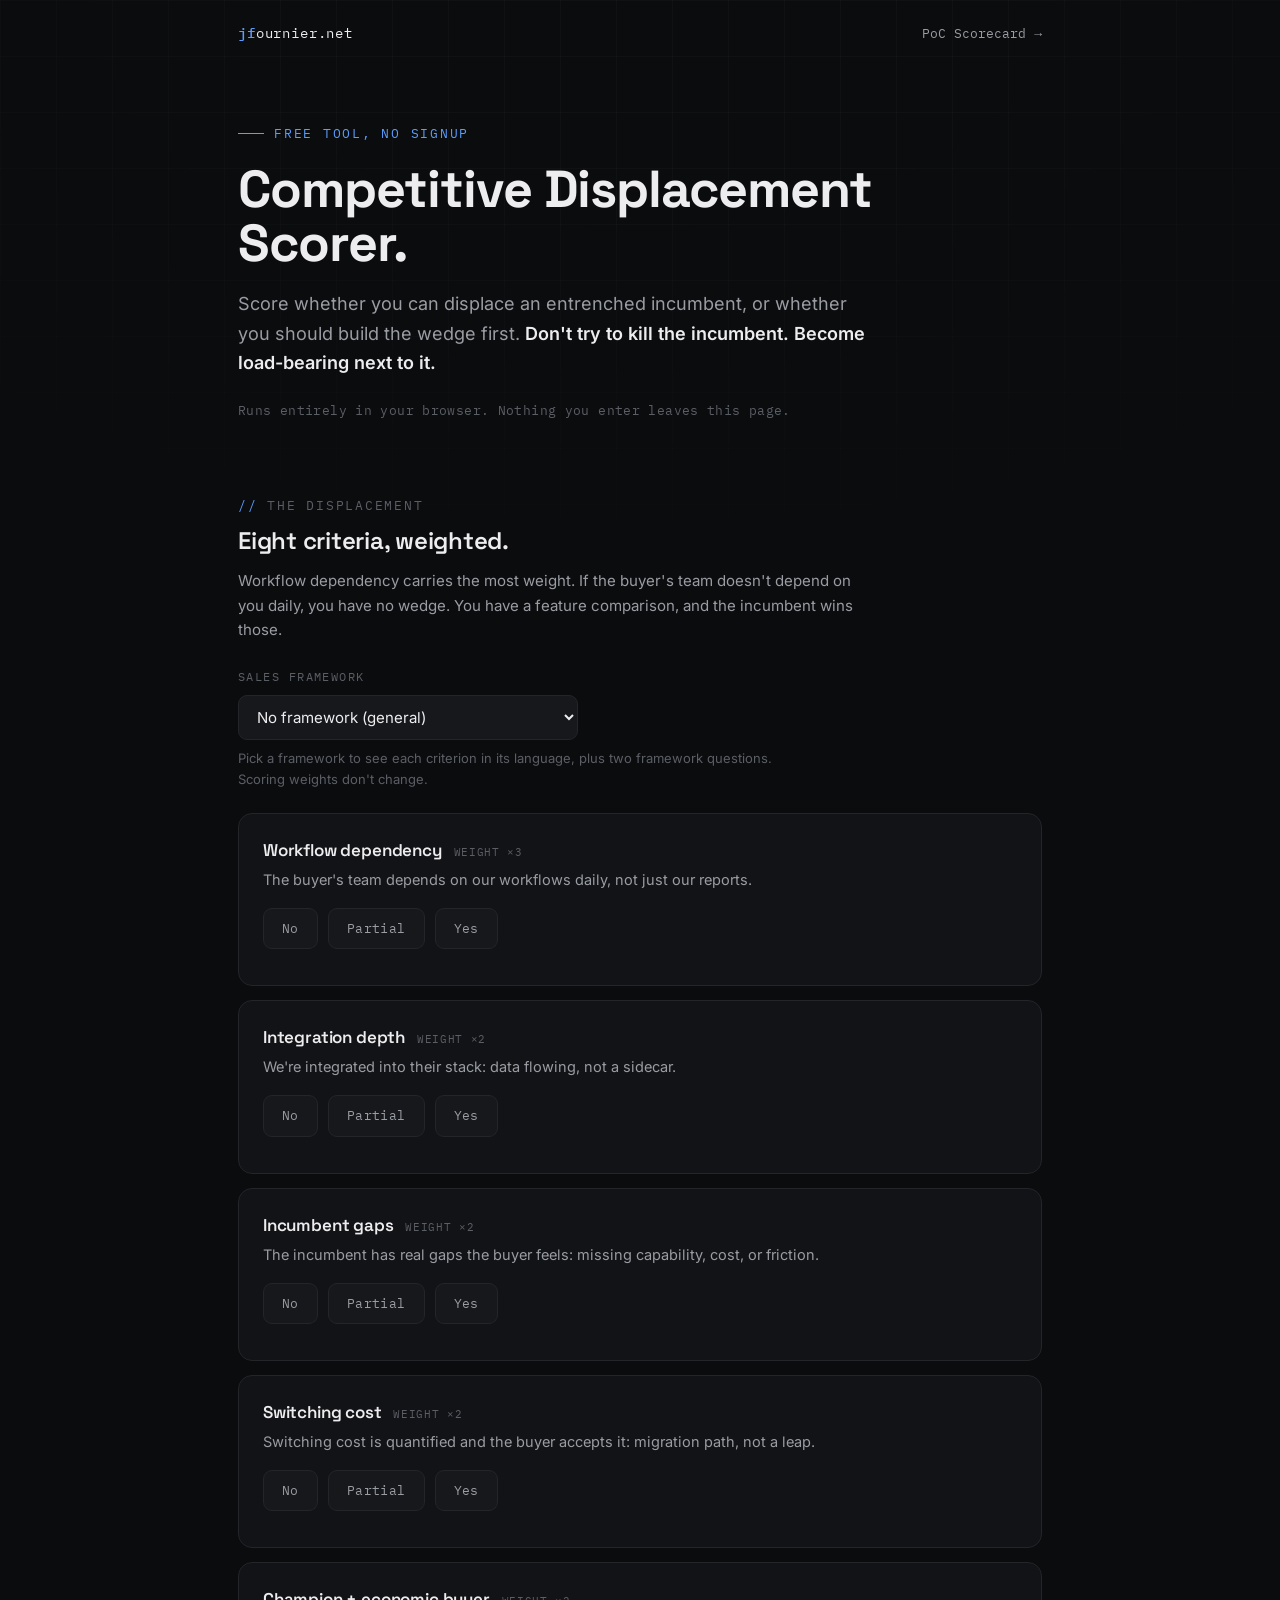
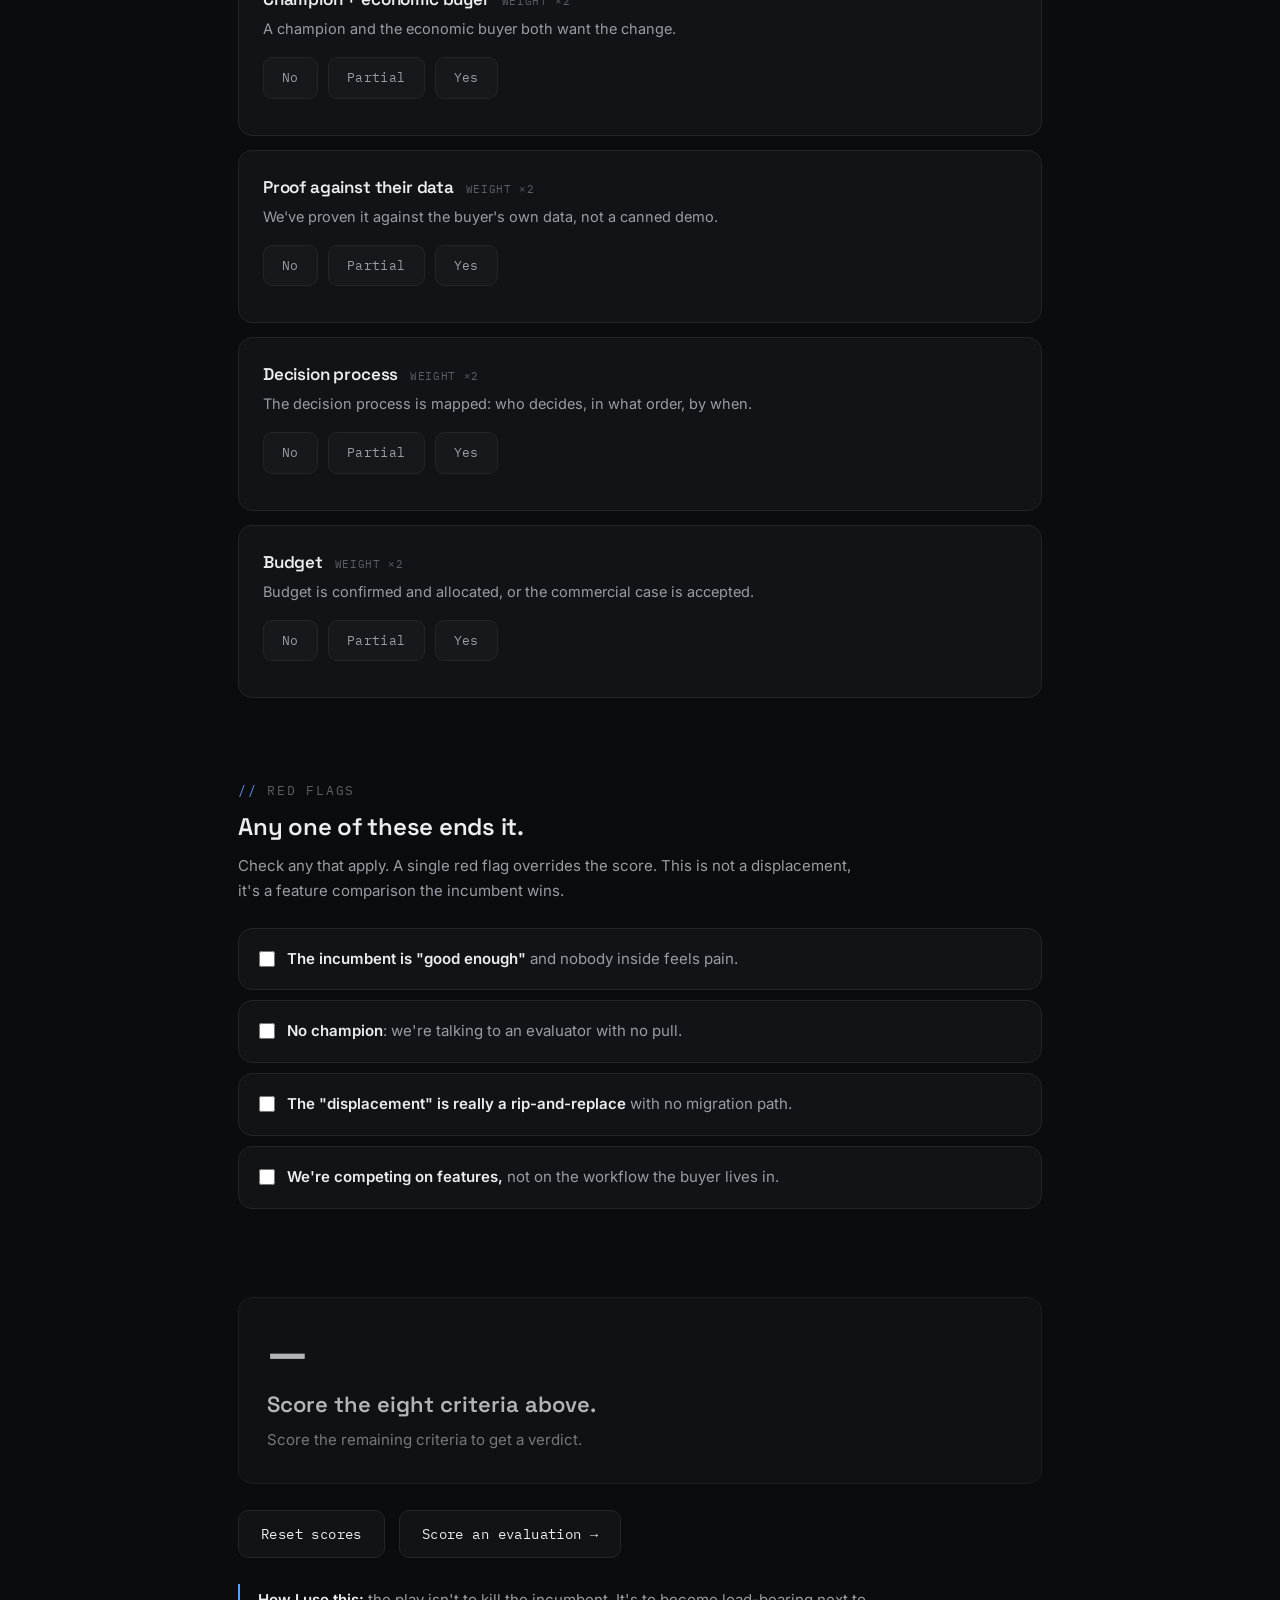
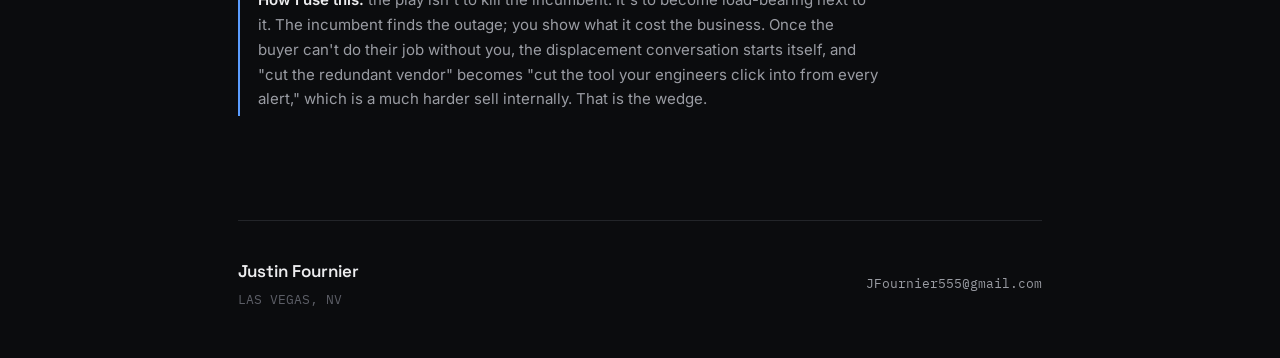
<file: tools/displacement-scorer/index.html>
<!DOCTYPE html>
<html lang="en">
<head>
<meta charset="UTF-8">
<meta name="viewport" content="width=device-width, initial-scale=1.0">
<title>Competitive Displacement Scorer — Justin Fournier</title>
<meta name="description" content="Score whether you can displace an entrenched incumbent, or whether you should build the wedge first. Eight weighted criteria and four red flags that separate a real displacement from a feature comparison. Pick a sales framework to see it in that language, get recommendations, and copy a follow-up prompt for your AI. Free, in the browser, no data leaves the page.">
<link rel="canonical" href="https://jfournier.net/tools/displacement-scorer/">
<link rel="icon" href="/favicon.svg" type="image/svg+xml">
<meta property="og:type" content="website">
<meta property="og:site_name" content="jfournier.net">
<meta property="og:title" content="Competitive Displacement Scorer — Justin Fournier">
<meta property="og:description" content="Score whether you can displace an entrenched incumbent, or whether you should build the wedge first. Eight weighted criteria and four red flags.">
<meta property="og:url" content="https://jfournier.net/tools/displacement-scorer/">
<meta property="og:image" content="https://jfournier.net/og-card.png">
<meta name="twitter:card" content="summary_large_image">
<meta name="twitter:title" content="Competitive Displacement Scorer — Justin Fournier">
<meta name="twitter:description" content="Score whether you can displace an entrenched incumbent, or whether you should build the wedge first. Eight weighted criteria and four red flags.">
<meta name="twitter:image" content="https://jfournier.net/og-card.png">
<script type="application/ld+json">
{
  "@context": "https://schema.org",
  "@type": "WebApplication",
  "name": "Competitive Displacement Scorer",
  "url": "https://jfournier.net/tools/displacement-scorer/",
  "applicationCategory": "BusinessApplication",
  "operatingSystem": "Any",
  "offers": {"@type": "Offer", "price": "0"},
  "author": {"@type": "Person", "name": "Justin Fournier", "url": "https://jfournier.net/"}
}
</script>
<link rel="stylesheet" href="../scorecards.css">
</head>
<body>
<div class="wrap">
  <div class="topbar">
    <a class="brand" href="/"><b>jf</b>ournier.net</a>
    <a href="/tools/poc-scorecard/">PoC Scorecard →</a>
  </div>

  <header class="tool-head">
    <div class="kicker">Free tool, no signup</div>
    <h1>Competitive Displacement Scorer.</h1>
    <p class="lede">Score whether you can displace an entrenched incumbent, or whether you should build the wedge first. <strong>Don't try to kill the incumbent. Become load-bearing next to it.</strong></p>
    <p class="privacy">Runs entirely in your browser. Nothing you enter leaves this page.</p>
  </header>

  <main>
    <section class="tool-sec" id="criteria">
      <div class="sec-label">The displacement</div>
      <div class="sec-title">Eight criteria, weighted.</div>
      <p class="sec-sub">Workflow dependency carries the most weight. If the buyer's team doesn't depend on you daily, you have no wedge. You have a feature comparison, and the incumbent wins those.</p>

      <div class="fw-picker">
        <label for="fw">Sales framework</label>
        <select id="fw">
          <option value="general" selected>No framework (general)</option>
          <option value="meddpicc">MEDDPICC</option>
          <option value="bant">BANT</option>
          <option value="challenger">Challenger</option>
          <option value="spin">SPIN</option>
          <option value="sandler">Sandler</option>
          <option value="solution">Solution Selling</option>
        </select>
        <p class="fw-sub">Pick a framework to see each criterion in its language, plus two framework questions. Scoring weights don't change.</p>
      </div>

      <div class="criterion" data-key="dependency" data-weight="3">
        <h3>Workflow dependency <span class="w">WEIGHT ×3</span></h3>
        <p>The buyer's team depends on our workflows daily, not just our reports.</p>
        <div class="opts">
          <label><input type="radio" name="dependency" value="0"><span>No</span></label>
          <label><input type="radio" name="dependency" value="1"><span>Partial</span></label>
          <label><input type="radio" name="dependency" value="2"><span>Yes</span></label>
        </div>
      </div>

      <div class="criterion" data-key="integration" data-weight="2">
        <h3>Integration depth <span class="w">WEIGHT ×2</span></h3>
        <p>We're integrated into their stack: data flowing, not a sidecar.</p>
        <div class="opts">
          <label><input type="radio" name="integration" value="0"><span>No</span></label>
          <label><input type="radio" name="integration" value="1"><span>Partial</span></label>
          <label><input type="radio" name="integration" value="2"><span>Yes</span></label>
        </div>
      </div>

      <div class="criterion" data-key="gaps" data-weight="2">
        <h3>Incumbent gaps <span class="w">WEIGHT ×2</span></h3>
        <p>The incumbent has real gaps the buyer feels: missing capability, cost, or friction.</p>
        <div class="opts">
          <label><input type="radio" name="gaps" value="0"><span>No</span></label>
          <label><input type="radio" name="gaps" value="1"><span>Partial</span></label>
          <label><input type="radio" name="gaps" value="2"><span>Yes</span></label>
        </div>
      </div>

      <div class="criterion" data-key="switching" data-weight="2">
        <h3>Switching cost <span class="w">WEIGHT ×2</span></h3>
        <p>Switching cost is quantified and the buyer accepts it: migration path, not a leap.</p>
        <div class="opts">
          <label><input type="radio" name="switching" value="0"><span>No</span></label>
          <label><input type="radio" name="switching" value="1"><span>Partial</span></label>
          <label><input type="radio" name="switching" value="2"><span>Yes</span></label>
        </div>
      </div>

      <div class="criterion" data-key="buyers" data-weight="2">
        <h3>Champion + economic buyer <span class="w">WEIGHT ×2</span></h3>
        <p>A champion and the economic buyer both want the change.</p>
        <div class="opts">
          <label><input type="radio" name="buyers" value="0"><span>No</span></label>
          <label><input type="radio" name="buyers" value="1"><span>Partial</span></label>
          <label><input type="radio" name="buyers" value="2"><span>Yes</span></label>
        </div>
      </div>

      <div class="criterion" data-key="proof" data-weight="2">
        <h3>Proof against their data <span class="w">WEIGHT ×2</span></h3>
        <p>We've proven it against the buyer's own data, not a canned demo.</p>
        <div class="opts">
          <label><input type="radio" name="proof" value="0"><span>No</span></label>
          <label><input type="radio" name="proof" value="1"><span>Partial</span></label>
          <label><input type="radio" name="proof" value="2"><span>Yes</span></label>
        </div>
      </div>

      <div class="criterion" data-key="decision" data-weight="2">
        <h3>Decision process <span class="w">WEIGHT ×2</span></h3>
        <p>The decision process is mapped: who decides, in what order, by when.</p>
        <div class="opts">
          <label><input type="radio" name="decision" value="0"><span>No</span></label>
          <label><input type="radio" name="decision" value="1"><span>Partial</span></label>
          <label><input type="radio" name="decision" value="2"><span>Yes</span></label>
        </div>
      </div>

      <div class="criterion" data-key="budget" data-weight="2">
        <h3>Budget <span class="w">WEIGHT ×2</span></h3>
        <p>Budget is confirmed and allocated, or the commercial case is accepted.</p>
        <div class="opts">
          <label><input type="radio" name="budget" value="0"><span>No</span></label>
          <label><input type="radio" name="budget" value="1"><span>Partial</span></label>
          <label><input type="radio" name="budget" value="2"><span>Yes</span></label>
        </div>
      </div>

      <div id="bonus" hidden>
        <div class="sec-label" id="bonus-label">Framework questions</div>
        <div id="bonus-items"></div>
      </div>
    </section>

    <section class="tool-sec" id="flags">
      <div class="sec-label">Red flags</div>
      <div class="sec-title">Any one of these ends it.</div>
      <p class="sec-sub">Check any that apply. A single red flag overrides the score. This is not a displacement, it's a feature comparison the incumbent wins.</p>
      <div class="flags">
        <label class="flag" data-key="goodEnough"><input type="checkbox"><span><strong>The incumbent is "good enough"</strong> and nobody inside feels pain.</span></label>
        <label class="flag" data-key="noChampion"><input type="checkbox"><span><strong>No champion</strong>: we're talking to an evaluator with no pull.</span></label>
        <label class="flag" data-key="ripReplace"><input type="checkbox"><span><strong>The "displacement" is really a rip-and-replace</strong> with no migration path.</span></label>
        <label class="flag" data-key="features"><input type="checkbox"><span><strong>We're competing on features,</strong> not on the workflow the buyer lives in.</span></label>
      </div>
    </section>

    <section class="tool-sec" id="result">
      <div class="verdict idle" id="verdict">
        <div class="v-score" id="v-score">—</div>
        <div class="v-title" id="v-title">Score the eight criteria above.</div>
        <p class="v-body" id="v-body">Pick No, Partial, or Yes for each criterion. The verdict updates live. Check a red flag and the answer is don't bother, whatever the score says.</p>
        <div class="fixlist" id="fixlist" hidden>
          <h4>Fix first</h4>
          <ul id="fixitems"></ul>
        </div>
        <div class="plan" id="plan" hidden>
          <h4>What to do next</h4>
          <ol id="planitems"></ol>
        </div>
        <div class="promptbox" id="promptbox" hidden>
          <h4>Take this to your AI</h4>
          <p class="prompt-sub">Copy this prompt into your own LLM to build the fix plan, the email, and the questions for your next call. Nothing leaves this page until you copy it.</p>
          <textarea id="prompttext" readonly rows="9"></textarea>
          <div class="actions"><button class="btn" id="copyprompt" type="button">Copy prompt</button></div>
        </div>
      </div>
      <div class="actions">
        <button class="btn" id="reset" type="button">Reset scores</button>
        <a class="btn" href="/tools/poc-scorecard/">Score an evaluation →</a>
      </div>
      <p class="note"><strong>How I use this:</strong> the play isn't to kill the incumbent. It's to become load-bearing next to it. The incumbent finds the outage; you show what it cost the business. Once the buyer can't do their job without you, the displacement conversation starts itself, and "cut the redundant vendor" becomes "cut the tool your engineers click into from every alert," which is a much harder sell internally. That is the wedge.</p>
    </section>
  </main>

  <footer>
    <div class="foot">
      <div>
        <div class="f-brand">Justin Fournier</div>
        <div class="f-sub">LAS VEGAS, NV</div>
      </div>
      <a class="f-mail" href="mailto:JFournier555@gmail.com">JFournier555@gmail.com</a>
    </div>
  </footer>
</div>
<script src="../tool-v2.js"></script>
<script src="app.js"></script>
</body>
</html>
</file>
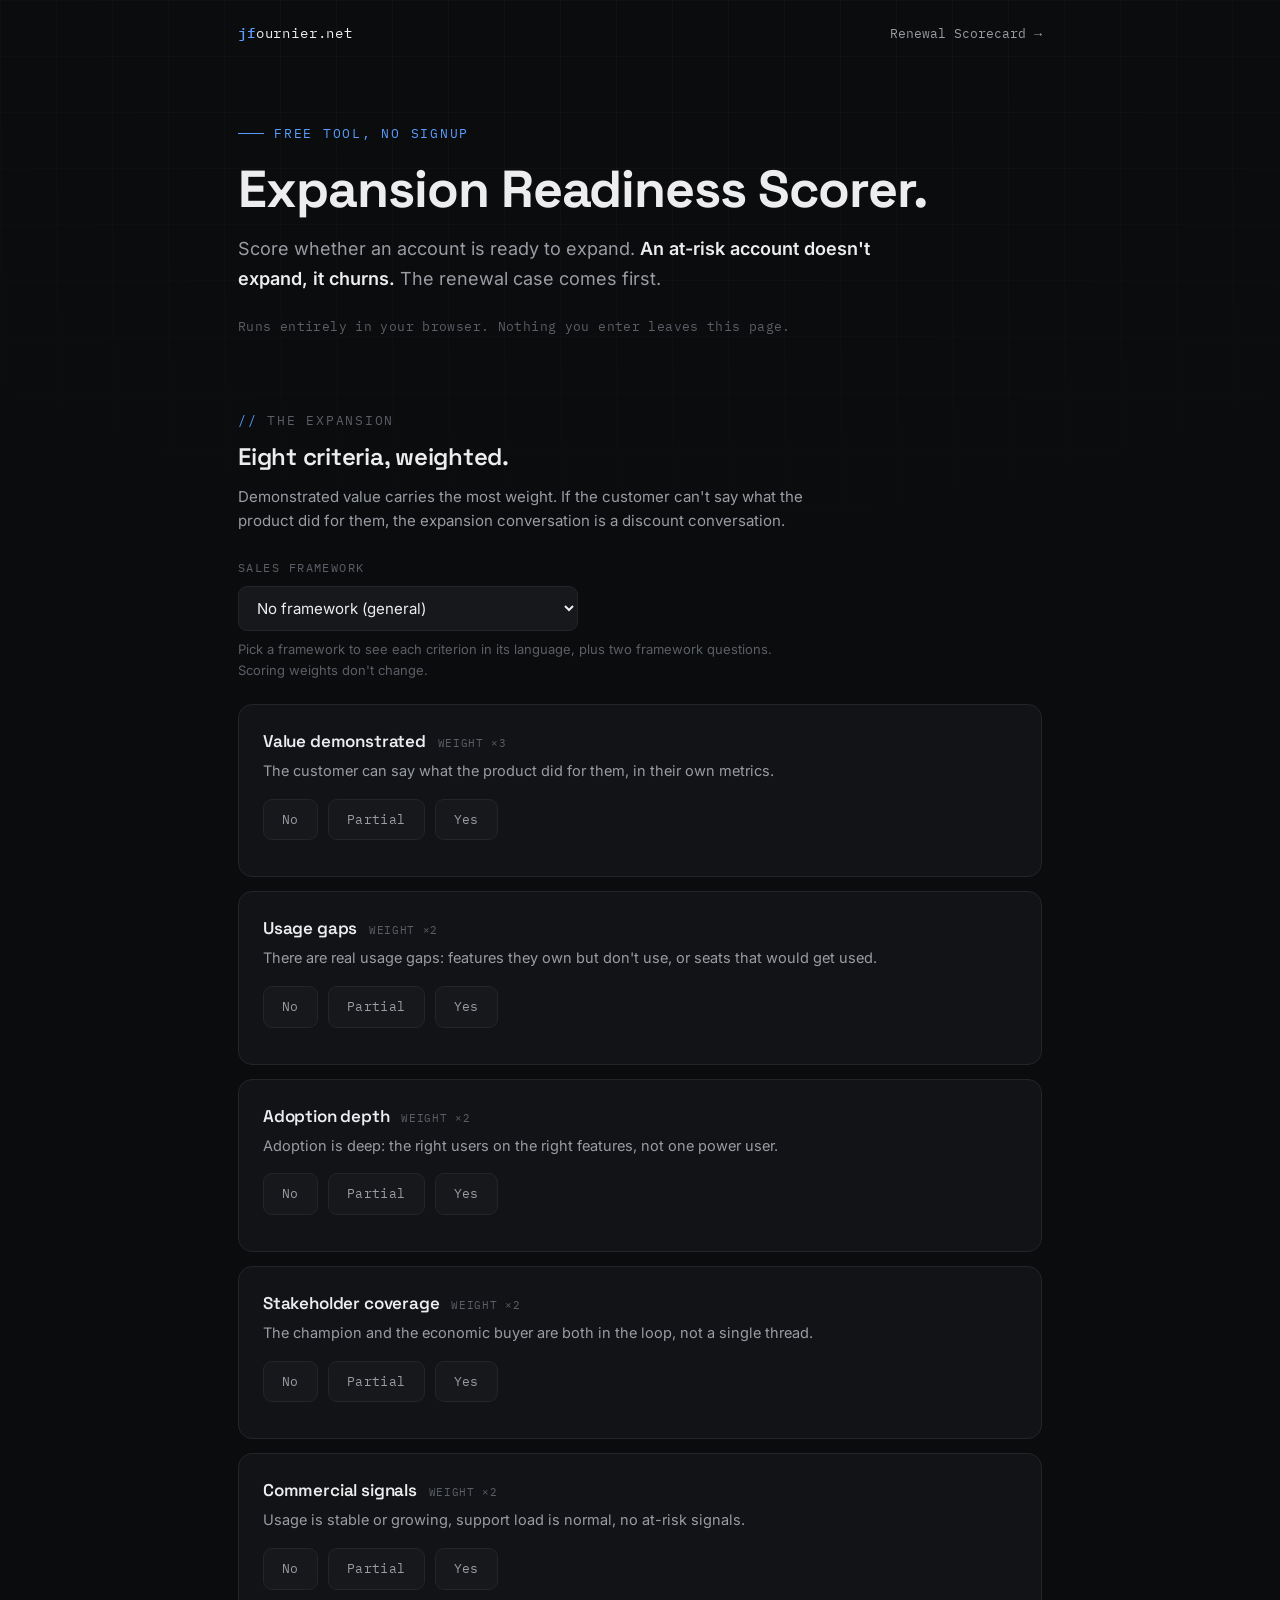
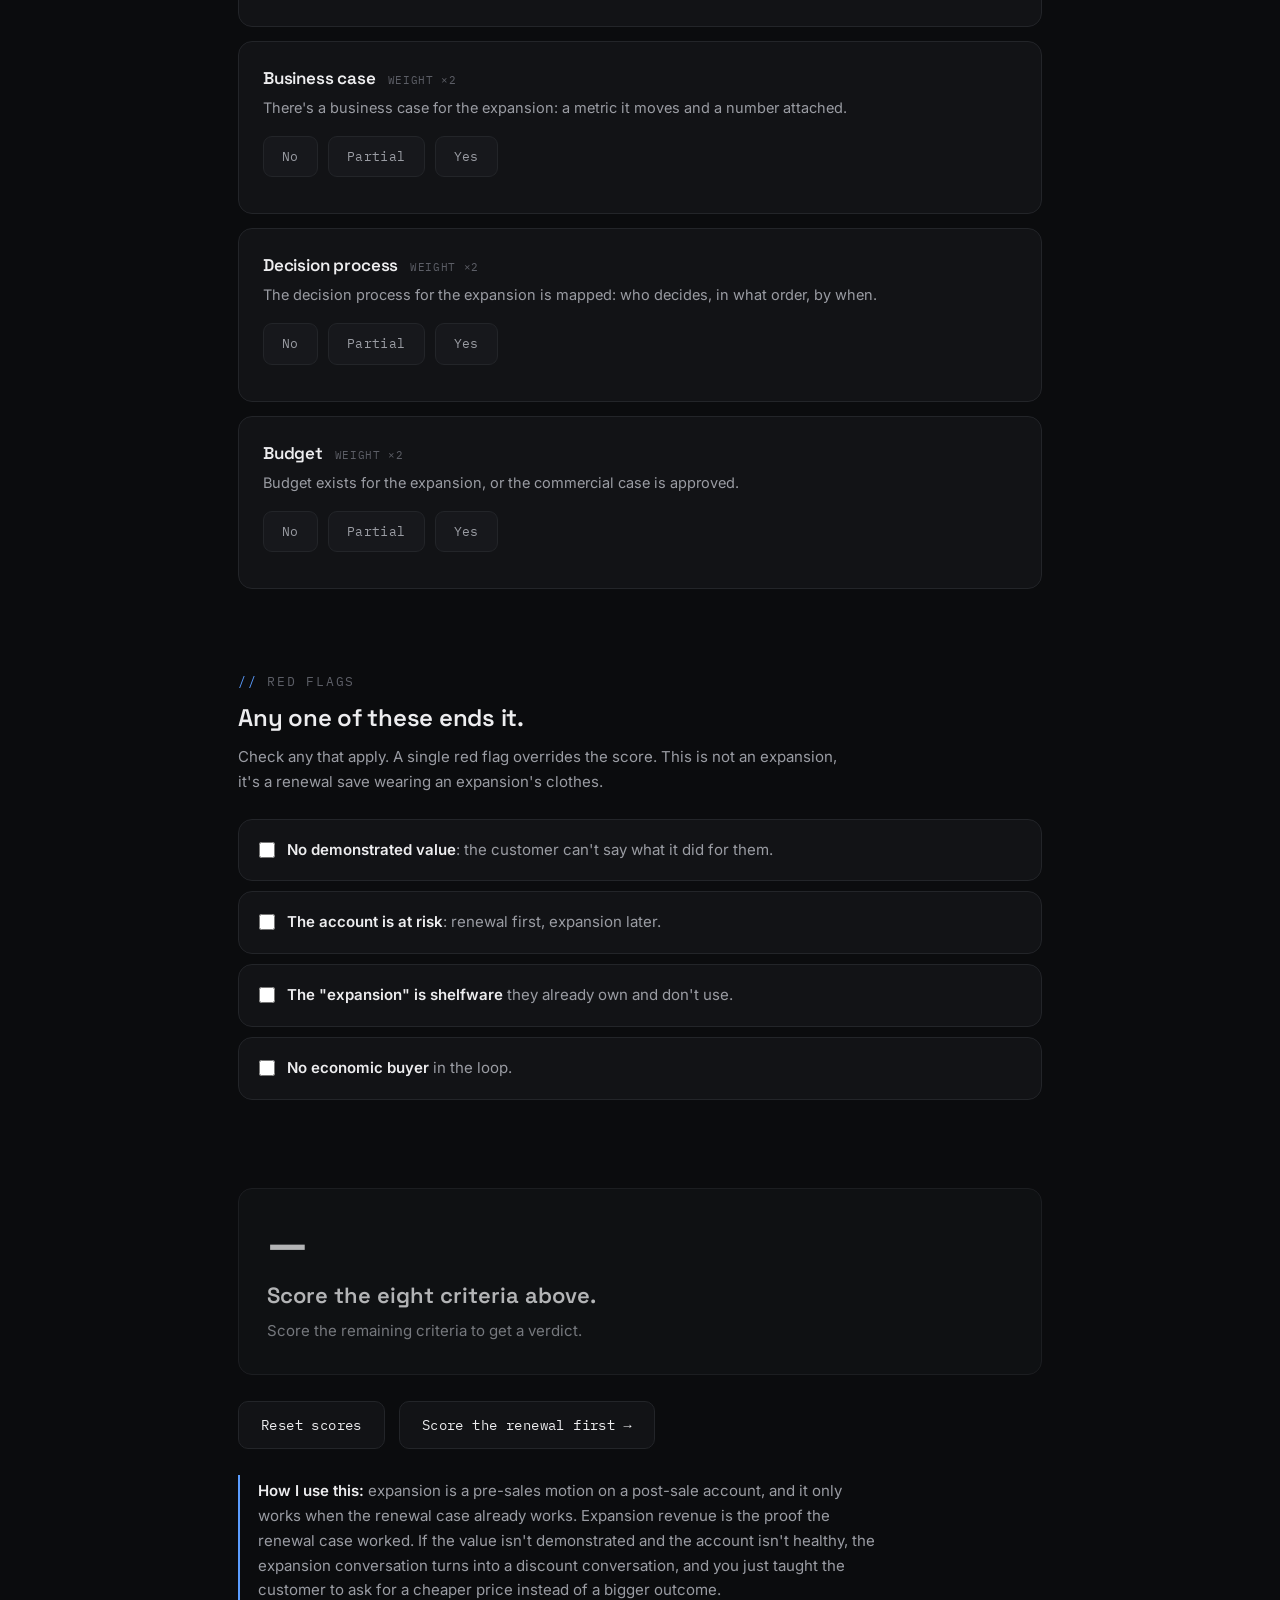
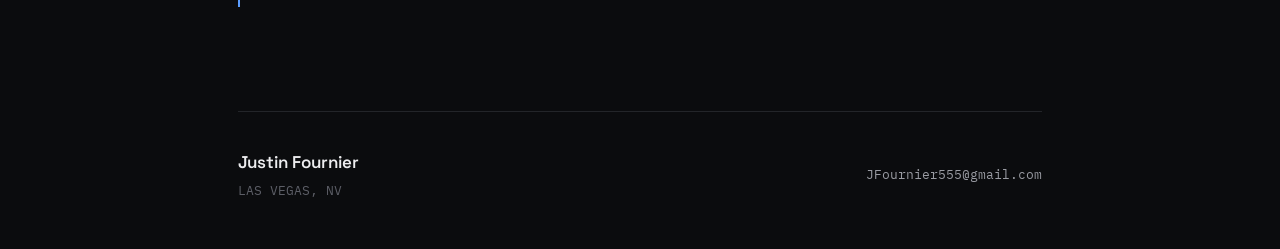
<file: tools/expansion-scorer/index.html>
<!DOCTYPE html>
<html lang="en">
<head>
<meta charset="UTF-8">
<meta name="viewport" content="width=device-width, initial-scale=1.0">
<title>Expansion Readiness Scorer — Justin Fournier</title>
<meta name="description" content="Score whether an account is ready to expand, or whether the renewal comes first. Eight weighted criteria and four red flags that separate a real expansion from a discount conversation. Pick a sales framework to see it in that language, get recommendations, and copy a follow-up prompt for your AI. Free, in the browser, no data leaves the page.">
<link rel="canonical" href="https://jfournier.net/tools/expansion-scorer/">
<link rel="icon" href="/favicon.svg" type="image/svg+xml">
<meta property="og:type" content="website">
<meta property="og:site_name" content="jfournier.net">
<meta property="og:title" content="Expansion Readiness Scorer — Justin Fournier">
<meta property="og:description" content="Score whether an account is ready to expand, or whether the renewal comes first. Eight weighted criteria and four red flags.">
<meta property="og:url" content="https://jfournier.net/tools/expansion-scorer/">
<meta property="og:image" content="https://jfournier.net/og-card.png">
<meta name="twitter:card" content="summary_large_image">
<meta name="twitter:title" content="Expansion Readiness Scorer — Justin Fournier">
<meta name="twitter:description" content="Score whether an account is ready to expand, or whether the renewal comes first. Eight weighted criteria and four red flags.">
<meta name="twitter:image" content="https://jfournier.net/og-card.png">
<script type="application/ld+json">
{
  "@context": "https://schema.org",
  "@type": "WebApplication",
  "name": "Expansion Readiness Scorer",
  "url": "https://jfournier.net/tools/expansion-scorer/",
  "applicationCategory": "BusinessApplication",
  "operatingSystem": "Any",
  "offers": {"@type": "Offer", "price": "0"},
  "author": {"@type": "Person", "name": "Justin Fournier", "url": "https://jfournier.net/"}
}
</script>
<link rel="stylesheet" href="../scorecards.css">
</head>
<body>
<div class="wrap">
  <div class="topbar">
    <a class="brand" href="/"><b>jf</b>ournier.net</a>
    <a href="/tools/renewal-scorecard/">Renewal Scorecard →</a>
  </div>

  <header class="tool-head">
    <div class="kicker">Free tool, no signup</div>
    <h1>Expansion Readiness Scorer.</h1>
    <p class="lede">Score whether an account is ready to expand. <strong>An at-risk account doesn't expand, it churns.</strong> The renewal case comes first.</p>
    <p class="privacy">Runs entirely in your browser. Nothing you enter leaves this page.</p>
  </header>

  <main>
    <section class="tool-sec" id="criteria">
      <div class="sec-label">The expansion</div>
      <div class="sec-title">Eight criteria, weighted.</div>
      <p class="sec-sub">Demonstrated value carries the most weight. If the customer can't say what the product did for them, the expansion conversation is a discount conversation.</p>

      <div class="fw-picker">
        <label for="fw">Sales framework</label>
        <select id="fw">
          <option value="general" selected>No framework (general)</option>
          <option value="meddpicc">MEDDPICC</option>
          <option value="bant">BANT</option>
          <option value="challenger">Challenger</option>
          <option value="spin">SPIN</option>
          <option value="sandler">Sandler</option>
          <option value="solution">Solution Selling</option>
        </select>
        <p class="fw-sub">Pick a framework to see each criterion in its language, plus two framework questions. Scoring weights don't change.</p>
      </div>

      <div class="criterion" data-key="value" data-weight="3">
        <h3>Value demonstrated <span class="w">WEIGHT ×3</span></h3>
        <p>The customer can say what the product did for them, in their own metrics.</p>
        <div class="opts">
          <label><input type="radio" name="value" value="0"><span>No</span></label>
          <label><input type="radio" name="value" value="1"><span>Partial</span></label>
          <label><input type="radio" name="value" value="2"><span>Yes</span></label>
        </div>
      </div>

      <div class="criterion" data-key="gaps" data-weight="2">
        <h3>Usage gaps <span class="w">WEIGHT ×2</span></h3>
        <p>There are real usage gaps: features they own but don't use, or seats that would get used.</p>
        <div class="opts">
          <label><input type="radio" name="gaps" value="0"><span>No</span></label>
          <label><input type="radio" name="gaps" value="1"><span>Partial</span></label>
          <label><input type="radio" name="gaps" value="2"><span>Yes</span></label>
        </div>
      </div>

      <div class="criterion" data-key="adoption" data-weight="2">
        <h3>Adoption depth <span class="w">WEIGHT ×2</span></h3>
        <p>Adoption is deep: the right users on the right features, not one power user.</p>
        <div class="opts">
          <label><input type="radio" name="adoption" value="0"><span>No</span></label>
          <label><input type="radio" name="adoption" value="1"><span>Partial</span></label>
          <label><input type="radio" name="adoption" value="2"><span>Yes</span></label>
        </div>
      </div>

      <div class="criterion" data-key="stakeholders" data-weight="2">
        <h3>Stakeholder coverage <span class="w">WEIGHT ×2</span></h3>
        <p>The champion and the economic buyer are both in the loop, not a single thread.</p>
        <div class="opts">
          <label><input type="radio" name="stakeholders" value="0"><span>No</span></label>
          <label><input type="radio" name="stakeholders" value="1"><span>Partial</span></label>
          <label><input type="radio" name="stakeholders" value="2"><span>Yes</span></label>
        </div>
      </div>

      <div class="criterion" data-key="signals" data-weight="2">
        <h3>Commercial signals <span class="w">WEIGHT ×2</span></h3>
        <p>Usage is stable or growing, support load is normal, no at-risk signals.</p>
        <div class="opts">
          <label><input type="radio" name="signals" value="0"><span>No</span></label>
          <label><input type="radio" name="signals" value="1"><span>Partial</span></label>
          <label><input type="radio" name="signals" value="2"><span>Yes</span></label>
        </div>
      </div>

      <div class="criterion" data-key="case" data-weight="2">
        <h3>Business case <span class="w">WEIGHT ×2</span></h3>
        <p>There's a business case for the expansion: a metric it moves and a number attached.</p>
        <div class="opts">
          <label><input type="radio" name="case" value="0"><span>No</span></label>
          <label><input type="radio" name="case" value="1"><span>Partial</span></label>
          <label><input type="radio" name="case" value="2"><span>Yes</span></label>
        </div>
      </div>

      <div class="criterion" data-key="decision" data-weight="2">
        <h3>Decision process <span class="w">WEIGHT ×2</span></h3>
        <p>The decision process for the expansion is mapped: who decides, in what order, by when.</p>
        <div class="opts">
          <label><input type="radio" name="decision" value="0"><span>No</span></label>
          <label><input type="radio" name="decision" value="1"><span>Partial</span></label>
          <label><input type="radio" name="decision" value="2"><span>Yes</span></label>
        </div>
      </div>

      <div class="criterion" data-key="budget" data-weight="2">
        <h3>Budget <span class="w">WEIGHT ×2</span></h3>
        <p>Budget exists for the expansion, or the commercial case is approved.</p>
        <div class="opts">
          <label><input type="radio" name="budget" value="0"><span>No</span></label>
          <label><input type="radio" name="budget" value="1"><span>Partial</span></label>
          <label><input type="radio" name="budget" value="2"><span>Yes</span></label>
        </div>
      </div>

      <div id="bonus" hidden>
        <div class="sec-label" id="bonus-label">Framework questions</div>
        <div id="bonus-items"></div>
      </div>
    </section>

    <section class="tool-sec" id="flags">
      <div class="sec-label">Red flags</div>
      <div class="sec-title">Any one of these ends it.</div>
      <p class="sec-sub">Check any that apply. A single red flag overrides the score. This is not an expansion, it's a renewal save wearing an expansion's clothes.</p>
      <div class="flags">
        <label class="flag" data-key="noValue"><input type="checkbox"><span><strong>No demonstrated value</strong>: the customer can't say what it did for them.</span></label>
        <label class="flag" data-key="atRisk"><input type="checkbox"><span><strong>The account is at risk</strong>: renewal first, expansion later.</span></label>
        <label class="flag" data-key="shelfware"><input type="checkbox"><span><strong>The "expansion" is shelfware</strong> they already own and don't use.</span></label>
        <label class="flag" data-key="noBuyer"><input type="checkbox"><span><strong>No economic buyer</strong> in the loop.</span></label>
      </div>
    </section>

    <section class="tool-sec" id="result">
      <div class="verdict idle" id="verdict">
        <div class="v-score" id="v-score">—</div>
        <div class="v-title" id="v-title">Score the eight criteria above.</div>
        <p class="v-body" id="v-body">Pick No, Partial, or Yes for each criterion. The verdict updates live. Check a red flag and the answer is not yet, whatever the score says.</p>
        <div class="fixlist" id="fixlist" hidden>
          <h4>Fix first</h4>
          <ul id="fixitems"></ul>
        </div>
        <div class="plan" id="plan" hidden>
          <h4>What to do next</h4>
          <ol id="planitems"></ol>
        </div>
        <div class="promptbox" id="promptbox" hidden>
          <h4>Take this to your AI</h4>
          <p class="prompt-sub">Copy this prompt into your own LLM to build the fix plan, the email, and the questions for your next call. Nothing leaves this page until you copy it.</p>
          <textarea id="prompttext" readonly rows="9"></textarea>
          <div class="actions"><button class="btn" id="copyprompt" type="button">Copy prompt</button></div>
        </div>
      </div>
      <div class="actions">
        <button class="btn" id="reset" type="button">Reset scores</button>
        <a class="btn" href="/tools/renewal-scorecard/">Score the renewal first →</a>
      </div>
      <p class="note"><strong>How I use this:</strong> expansion is a pre-sales motion on a post-sale account, and it only works when the renewal case already works. Expansion revenue is the proof the renewal case worked. If the value isn't demonstrated and the account isn't healthy, the expansion conversation turns into a discount conversation, and you just taught the customer to ask for a cheaper price instead of a bigger outcome.</p>
    </section>
  </main>

  <footer>
    <div class="foot">
      <div>
        <div class="f-brand">Justin Fournier</div>
        <div class="f-sub">LAS VEGAS, NV</div>
      </div>
      <a class="f-mail" href="mailto:JFournier555@gmail.com">JFournier555@gmail.com</a>
    </div>
  </footer>
</div>
<script src="../tool-v2.js"></script>
<script src="app.js"></script>
</body>
</html>
</file>
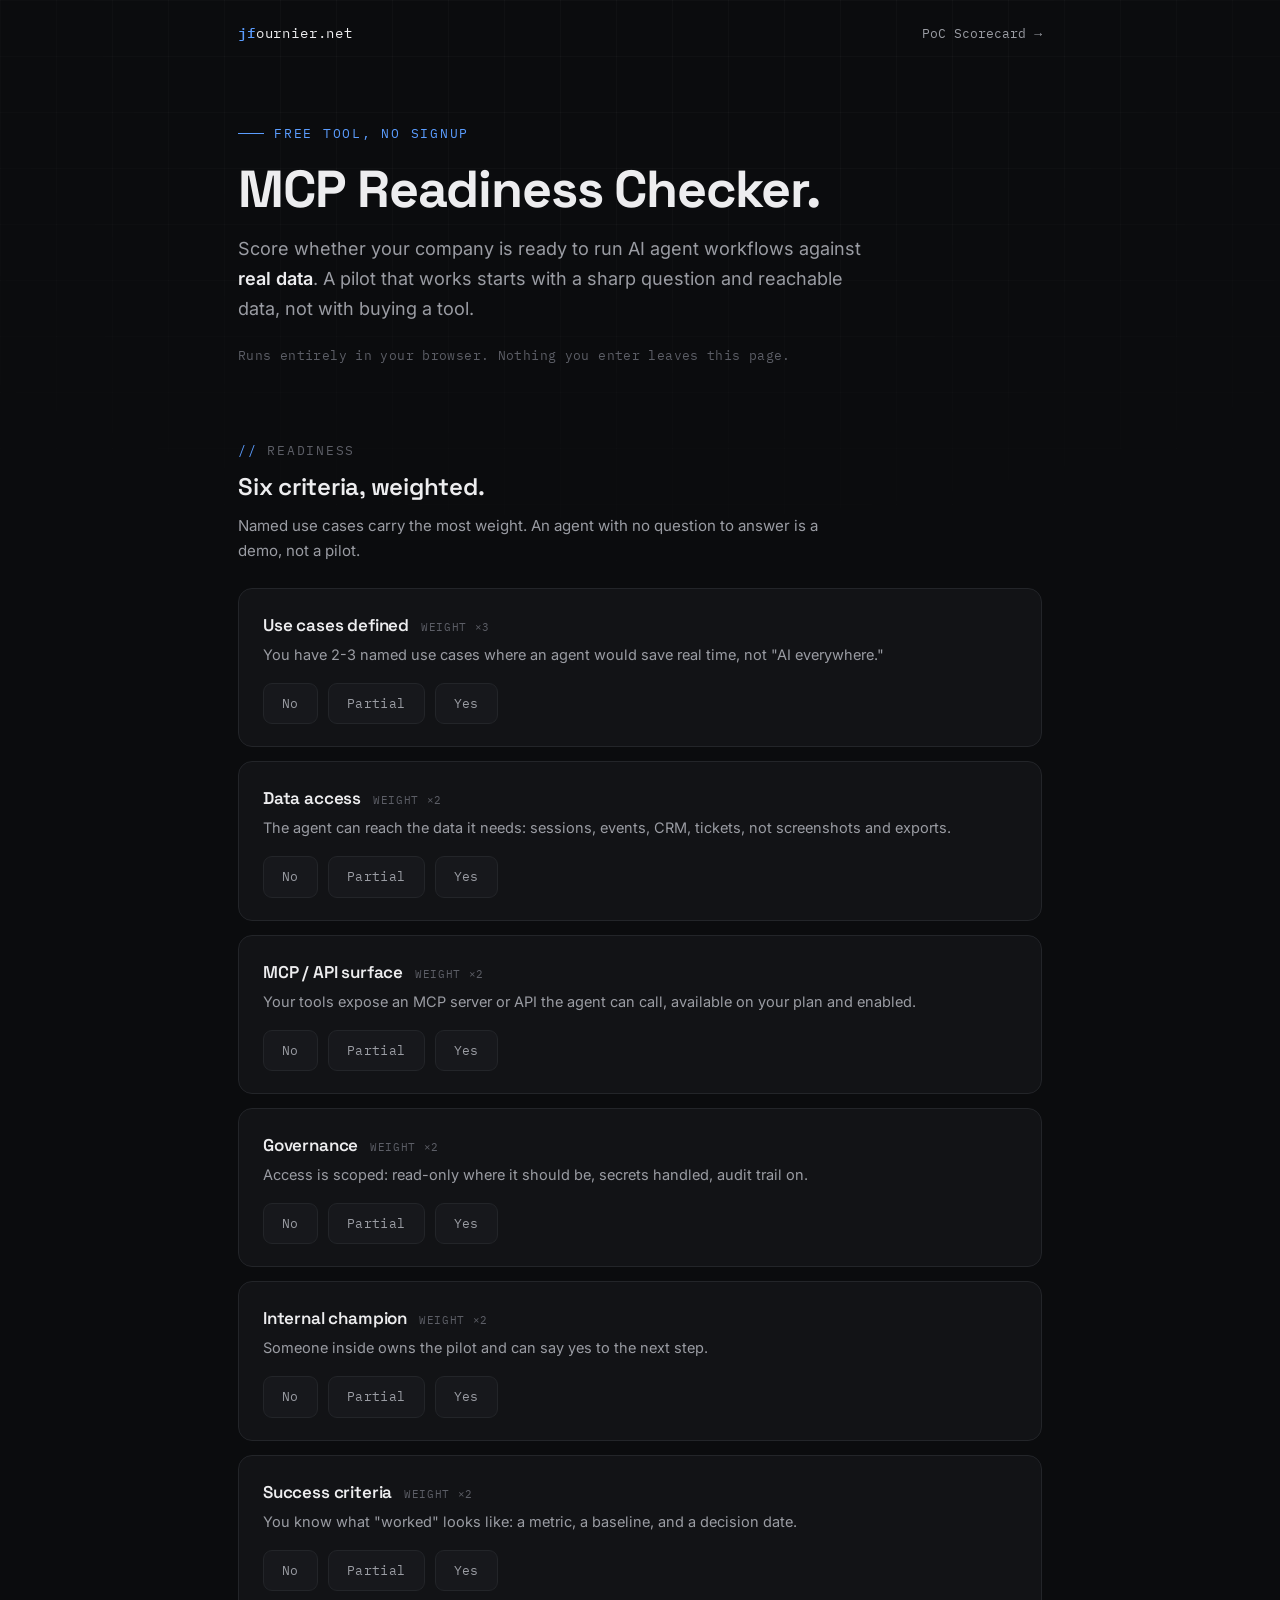
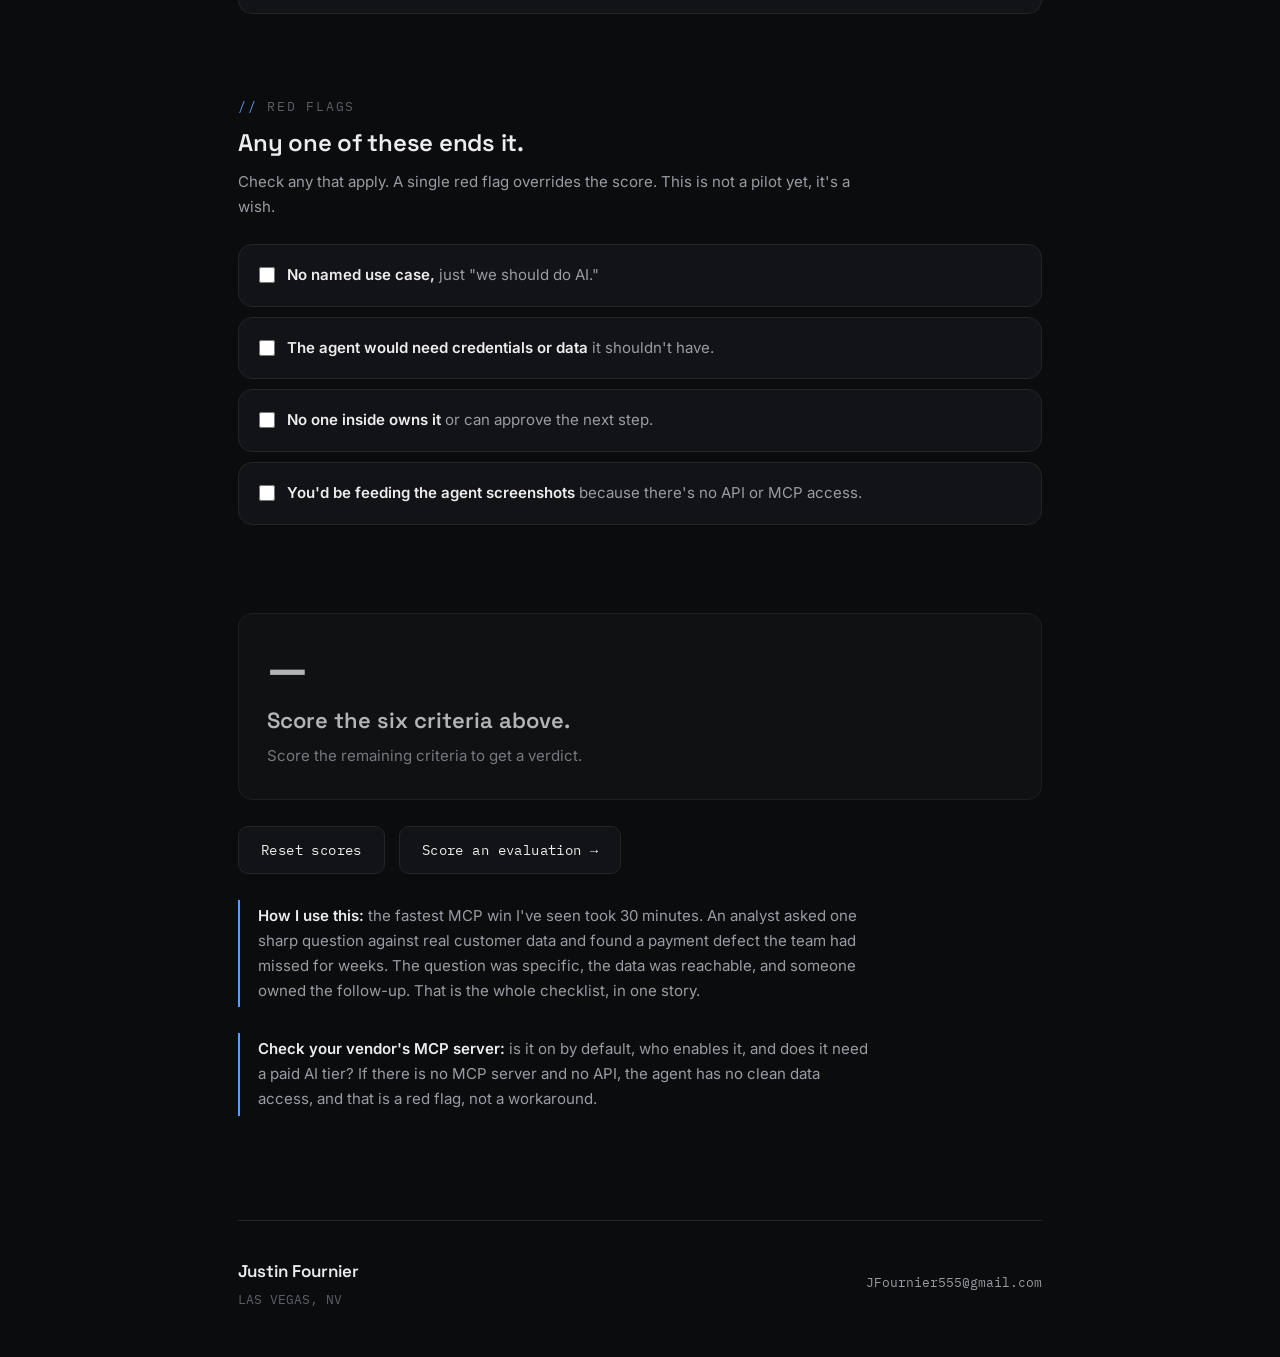
<file: tools/mcp-readiness/index.html>
<!DOCTYPE html>
<html lang="en">
<head>
<meta charset="UTF-8">
<meta name="viewport" content="width=device-width, initial-scale=1.0">
<title>MCP Readiness Checker — Justin Fournier</title>
<meta name="description" content="Score whether your company is ready to run AI agent workflows against real data. Six weighted criteria and four red flags that separate a pilot that works from a demo that goes nowhere. Free, in the browser, no data leaves the page.">
<link rel="canonical" href="https://jfournier.net/tools/mcp-readiness/">
<link rel="icon" href="/favicon.svg" type="image/svg+xml">
<meta property="og:type" content="website">
<meta property="og:site_name" content="jfournier.net">
<meta property="og:title" content="MCP Readiness Checker — Justin Fournier">
<meta property="og:description" content="Score whether your company is ready to run AI agent workflows against real data. Six weighted criteria and four red flags.">
<meta property="og:url" content="https://jfournier.net/tools/mcp-readiness/">
<meta property="og:image" content="https://jfournier.net/og-card.png">
<meta name="twitter:card" content="summary_large_image">
<meta name="twitter:title" content="MCP Readiness Checker — Justin Fournier">
<meta name="twitter:description" content="Score whether your company is ready to run AI agent workflows against real data. Six weighted criteria and four red flags.">
<meta name="twitter:image" content="https://jfournier.net/og-card.png">
<script type="application/ld+json">
{
  "@context": "https://schema.org",
  "@type": "WebApplication",
  "name": "MCP Readiness Checker",
  "url": "https://jfournier.net/tools/mcp-readiness/",
  "applicationCategory": "BusinessApplication",
  "operatingSystem": "Any",
  "offers": {"@type": "Offer", "price": "0"},
  "author": {"@type": "Person", "name": "Justin Fournier", "url": "https://jfournier.net/"}
}
</script>
<link rel="stylesheet" href="../scorecards.css">
</head>
<body>
<div class="wrap">
  <div class="topbar">
    <a class="brand" href="/"><b>jf</b>ournier.net</a>
    <a href="/tools/poc-scorecard/">PoC Scorecard →</a>
  </div>

  <header class="tool-head">
    <div class="kicker">Free tool, no signup</div>
    <h1>MCP Readiness Checker.</h1>
    <p class="lede">Score whether your company is ready to run AI agent workflows against <strong>real data</strong>. A pilot that works starts with a sharp question and reachable data, not with buying a tool.</p>
    <p class="privacy">Runs entirely in your browser. Nothing you enter leaves this page.</p>
  </header>

  <main>
    <section class="tool-sec" id="criteria">
      <div class="sec-label">Readiness</div>
      <div class="sec-title">Six criteria, weighted.</div>
      <p class="sec-sub">Named use cases carry the most weight. An agent with no question to answer is a demo, not a pilot.</p>

      <div class="criterion" data-key="usecases" data-weight="3">
        <h3>Use cases defined <span class="w">WEIGHT ×3</span></h3>
        <p>You have 2-3 named use cases where an agent would save real time, not "AI everywhere."</p>
        <div class="opts">
          <label><input type="radio" name="usecases" value="0"><span>No</span></label>
          <label><input type="radio" name="usecases" value="1"><span>Partial</span></label>
          <label><input type="radio" name="usecases" value="2"><span>Yes</span></label>
        </div>
      </div>

      <div class="criterion" data-key="data" data-weight="2">
        <h3>Data access <span class="w">WEIGHT ×2</span></h3>
        <p>The agent can reach the data it needs: sessions, events, CRM, tickets, not screenshots and exports.</p>
        <div class="opts">
          <label><input type="radio" name="data" value="0"><span>No</span></label>
          <label><input type="radio" name="data" value="1"><span>Partial</span></label>
          <label><input type="radio" name="data" value="2"><span>Yes</span></label>
        </div>
      </div>

      <div class="criterion" data-key="surface" data-weight="2">
        <h3>MCP / API surface <span class="w">WEIGHT ×2</span></h3>
        <p>Your tools expose an MCP server or API the agent can call, available on your plan and enabled.</p>
        <div class="opts">
          <label><input type="radio" name="surface" value="0"><span>No</span></label>
          <label><input type="radio" name="surface" value="1"><span>Partial</span></label>
          <label><input type="radio" name="surface" value="2"><span>Yes</span></label>
        </div>
      </div>

      <div class="criterion" data-key="governance" data-weight="2">
        <h3>Governance <span class="w">WEIGHT ×2</span></h3>
        <p>Access is scoped: read-only where it should be, secrets handled, audit trail on.</p>
        <div class="opts">
          <label><input type="radio" name="governance" value="0"><span>No</span></label>
          <label><input type="radio" name="governance" value="1"><span>Partial</span></label>
          <label><input type="radio" name="governance" value="2"><span>Yes</span></label>
        </div>
      </div>

      <div class="criterion" data-key="champion" data-weight="2">
        <h3>Internal champion <span class="w">WEIGHT ×2</span></h3>
        <p>Someone inside owns the pilot and can say yes to the next step.</p>
        <div class="opts">
          <label><input type="radio" name="champion" value="0"><span>No</span></label>
          <label><input type="radio" name="champion" value="1"><span>Partial</span></label>
          <label><input type="radio" name="champion" value="2"><span>Yes</span></label>
        </div>
      </div>

      <div class="criterion" data-key="success" data-weight="2">
        <h3>Success criteria <span class="w">WEIGHT ×2</span></h3>
        <p>You know what "worked" looks like: a metric, a baseline, and a decision date.</p>
        <div class="opts">
          <label><input type="radio" name="success" value="0"><span>No</span></label>
          <label><input type="radio" name="success" value="1"><span>Partial</span></label>
          <label><input type="radio" name="success" value="2"><span>Yes</span></label>
        </div>
      </div>
    </section>

    <section class="tool-sec" id="flags">
      <div class="sec-label">Red flags</div>
      <div class="sec-title">Any one of these ends it.</div>
      <p class="sec-sub">Check any that apply. A single red flag overrides the score. This is not a pilot yet, it's a wish.</p>
      <div class="flags">
        <label class="flag" data-key="noUseCase"><input type="checkbox"><span><strong>No named use case,</strong> just "we should do AI."</span></label>
        <label class="flag" data-key="badAccess"><input type="checkbox"><span><strong>The agent would need credentials or data</strong> it shouldn't have.</span></label>
        <label class="flag" data-key="noOwner"><input type="checkbox"><span><strong>No one inside owns it</strong> or can approve the next step.</span></label>
        <label class="flag" data-key="screenshots"><input type="checkbox"><span><strong>You'd be feeding the agent screenshots</strong> because there's no API or MCP access.</span></label>
      </div>
    </section>

    <section class="tool-sec" id="result">
      <div class="verdict idle" id="verdict">
        <div class="v-score" id="v-score">—</div>
        <div class="v-title" id="v-title">Score the six criteria above.</div>
        <p class="v-body" id="v-body">Pick No, Partial, or Yes for each criterion. The verdict updates live. Check a red flag and the answer is not yet, whatever the score says.</p>
        <div class="fixlist" id="fixlist" hidden>
          <h4>Fix first</h4>
          <ul id="fixitems"></ul>
        </div>
        <div class="plan" id="plan" hidden>
          <h4>What to do next</h4>
          <ol id="planitems"></ol>
        </div>
        <div class="promptbox" id="promptbox" hidden>
          <h4>Take this to your AI</h4>
          <p class="prompt-sub">Copy this prompt into your own LLM to build the fix plan, the message, and the questions for your next step. Nothing leaves this page until you copy it.</p>
          <textarea id="prompttext" readonly rows="9"></textarea>
          <div class="actions"><button class="btn" id="copyprompt" type="button">Copy prompt</button></div>
        </div>
      </div>
      <div class="actions">
        <button class="btn" id="reset" type="button">Reset scores</button>
        <a class="btn" href="/tools/poc-scorecard/">Score an evaluation →</a>
      </div>
      <p class="note"><strong>How I use this:</strong> the fastest MCP win I've seen took 30 minutes. An analyst asked one sharp question against real customer data and found a payment defect the team had missed for weeks. The question was specific, the data was reachable, and someone owned the follow-up. That is the whole checklist, in one story.</p>
      <p class="note"><strong>Check your vendor's MCP server:</strong> is it on by default, who enables it, and does it need a paid AI tier? If there is no MCP server and no API, the agent has no clean data access, and that is a red flag, not a workaround.</p>
    </section>
  </main>

  <footer>
    <div class="foot">
      <div>
        <div class="f-brand">Justin Fournier</div>
        <div class="f-sub">LAS VEGAS, NV</div>
      </div>
      <a class="f-mail" href="mailto:JFournier555@gmail.com">JFournier555@gmail.com</a>
    </div>
  </footer>
</div>
<script src="../tool-v2.js"></script>
<script src="app.js"></script>
</body>
</html>
</file>
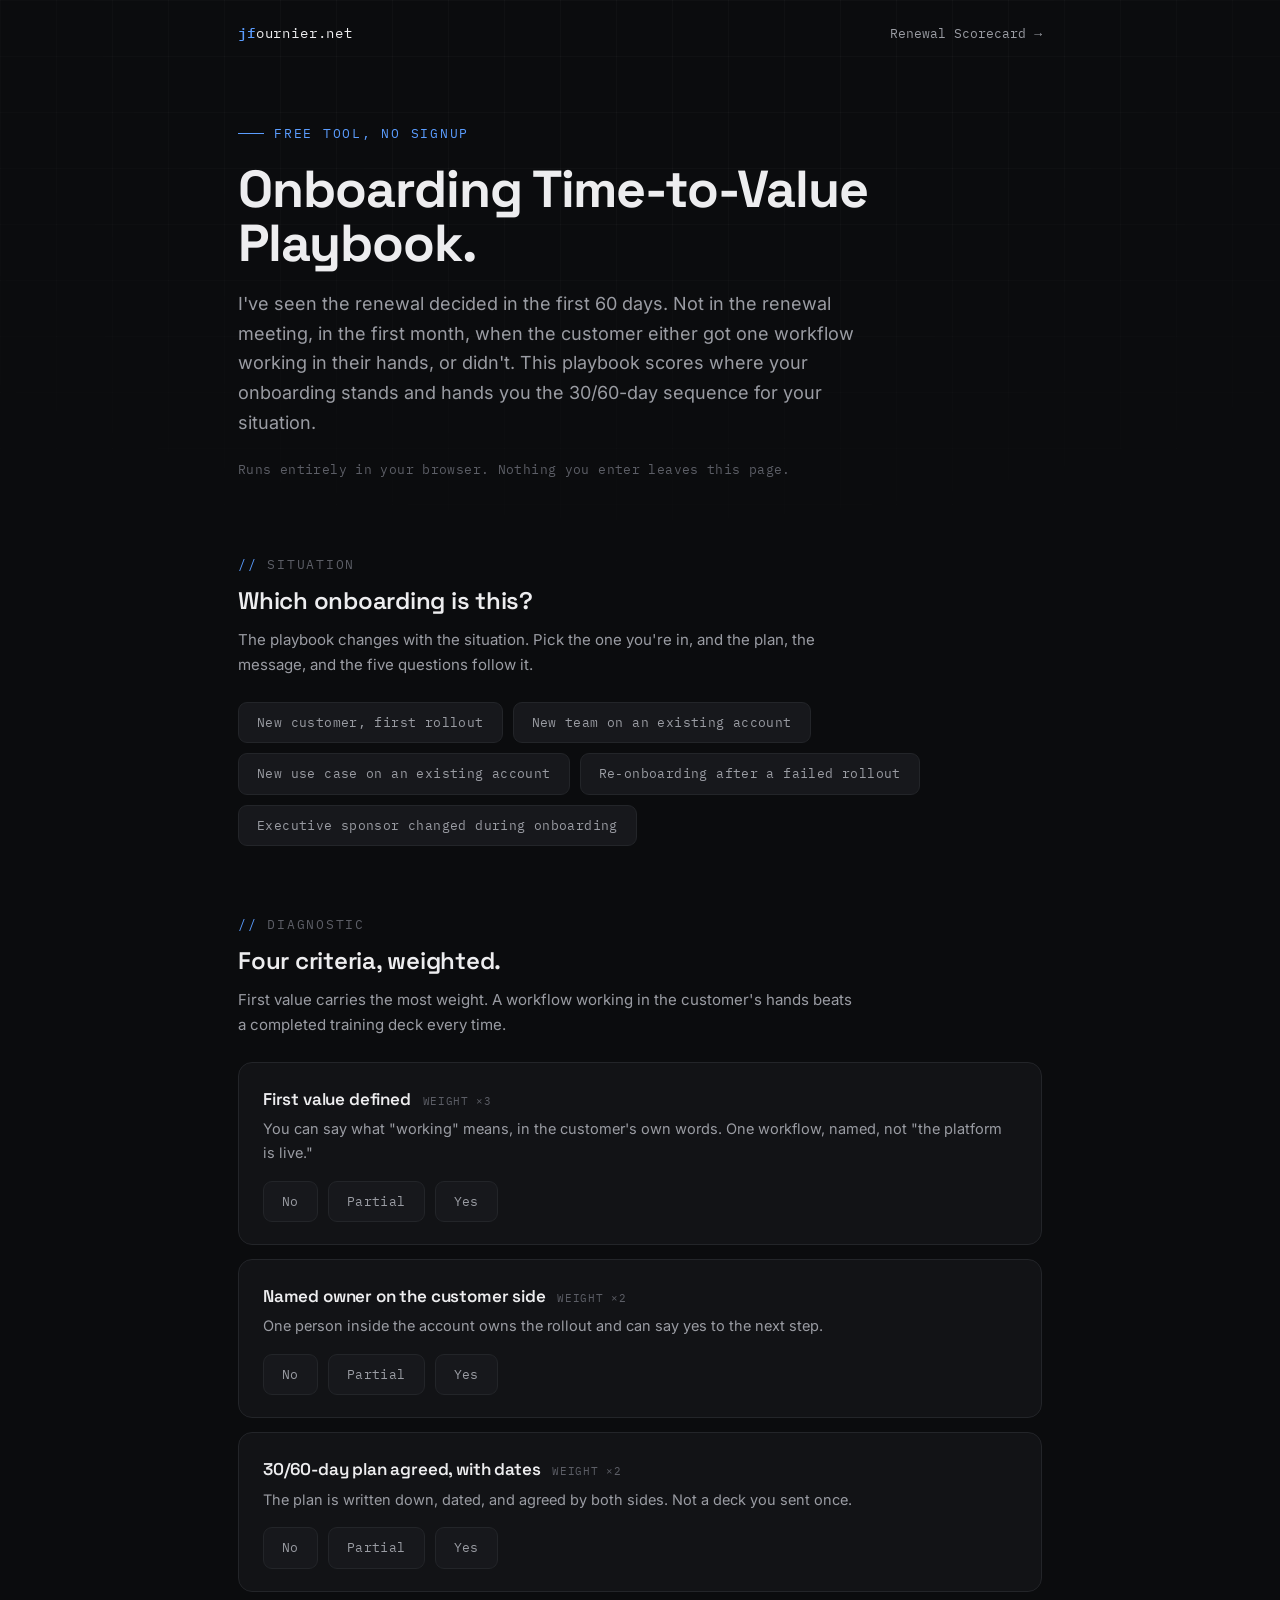
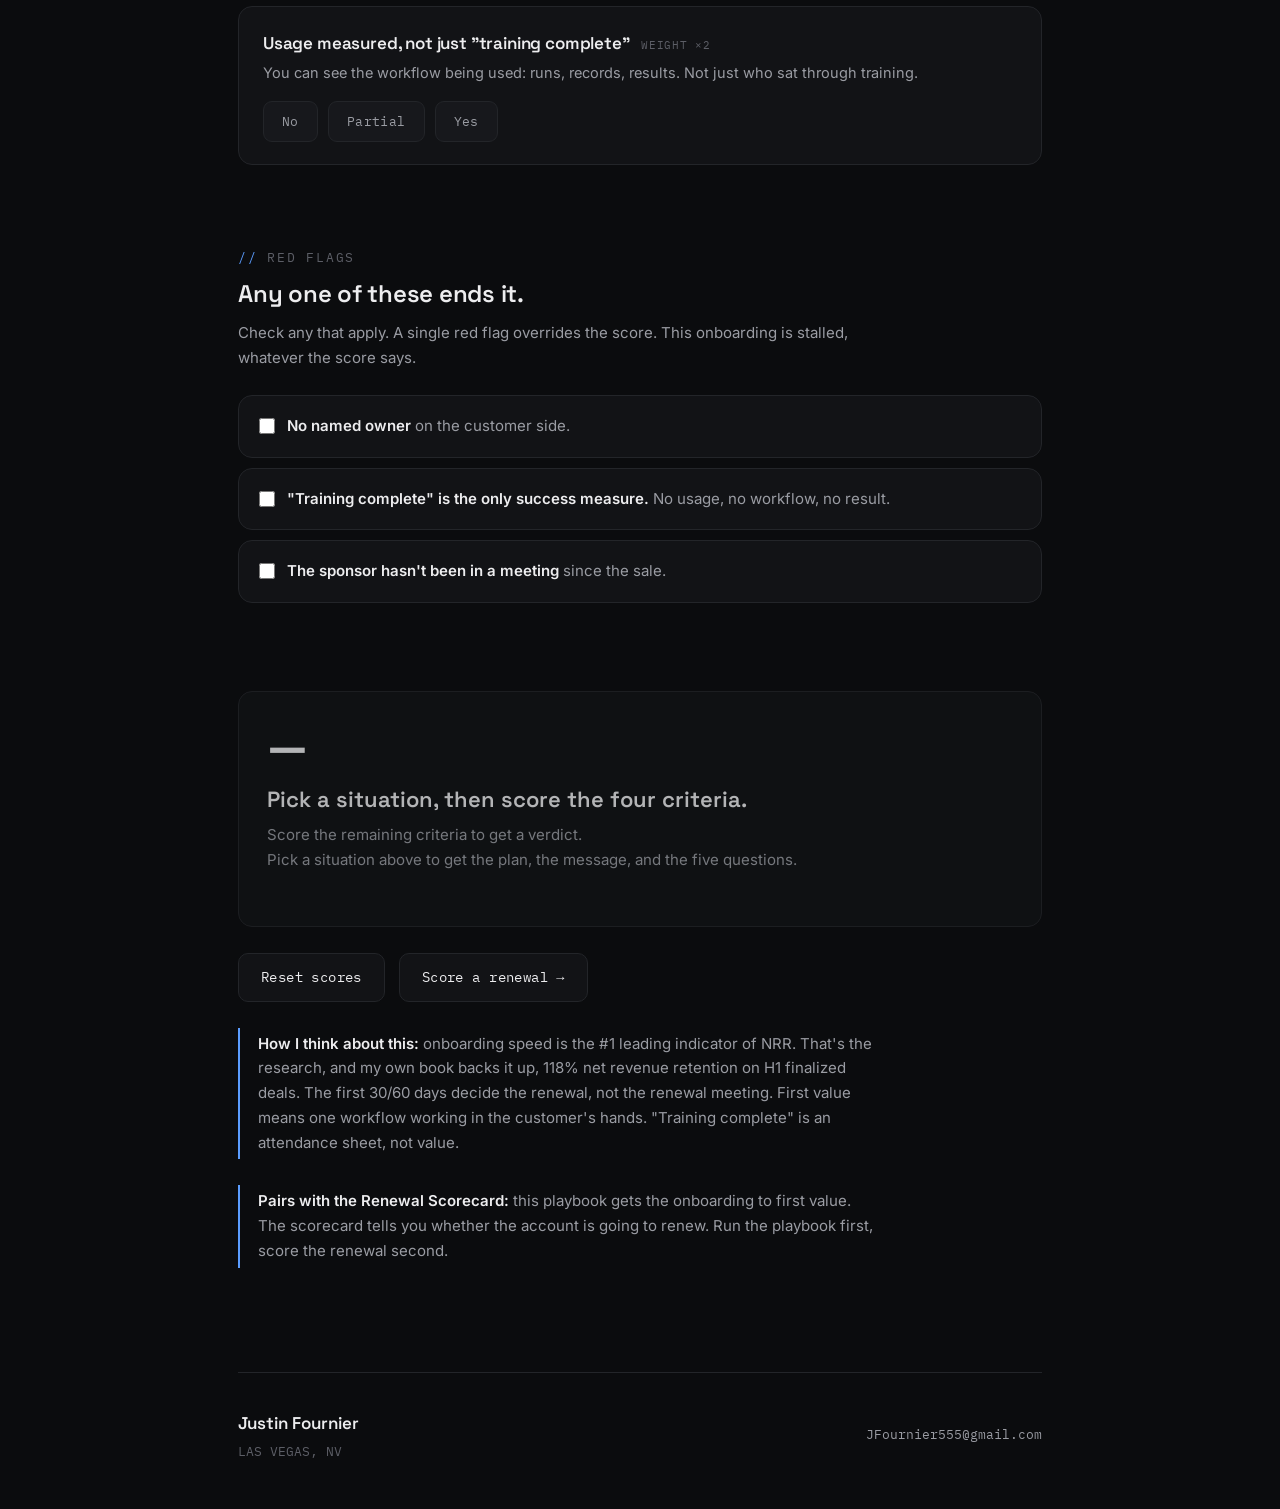
<file: tools/onboarding-playbook/index.html>
<!DOCTYPE html>
<html lang="en">
<head>
<meta charset="UTF-8">
<meta name="viewport" content="width=device-width, initial-scale=1.0">
<title>Onboarding Time-to-Value Playbook — Justin Fournier</title>
<meta name="description" content="The first 30/60 days decide the renewal. Score your onboarding, get the 30/60-day playbook, the message, and the five questions for your situation. Free, in the browser, no data leaves the page.">
<link rel="canonical" href="https://jfournier.net/tools/onboarding-playbook/">
<link rel="icon" href="/favicon.svg" type="image/svg+xml">
<meta property="og:type" content="website">
<meta property="og:site_name" content="jfournier.net">
<meta property="og:title" content="Onboarding Time-to-Value Playbook — Justin Fournier">
<meta property="og:description" content="The first 30/60 days decide the renewal. Score your onboarding and get the playbook for your situation.">
<meta property="og:url" content="https://jfournier.net/tools/onboarding-playbook/">
<meta property="og:image" content="https://jfournier.net/og-card.png">
<meta name="twitter:card" content="summary_large_image">
<meta name="twitter:title" content="Onboarding Time-to-Value Playbook — Justin Fournier">
<meta name="twitter:description" content="The first 30/60 days decide the renewal. Score your onboarding and get the playbook for your situation.">
<meta name="twitter:image" content="https://jfournier.net/og-card.png">
<script type="application/ld+json">
{
  "@context": "https://schema.org",
  "@type": "WebApplication",
  "name": "Onboarding Time-to-Value Playbook",
  "url": "https://jfournier.net/tools/onboarding-playbook/",
  "applicationCategory": "BusinessApplication",
  "operatingSystem": "Any",
  "offers": {"@type": "Offer", "price": "0"},
  "author": {"@type": "Person", "name": "Justin Fournier", "url": "https://jfournier.net/"}
}
</script>
<link rel="stylesheet" href="../scorecards.css">
</head>
<body>
<div class="wrap">
  <div class="topbar">
    <a class="brand" href="/"><b>jf</b>ournier.net</a>
    <a href="/tools/renewal-scorecard/">Renewal Scorecard →</a>
  </div>

  <header class="tool-head">
    <div class="kicker">Free tool, no signup</div>
    <h1>Onboarding Time-to-Value Playbook.</h1>
    <p class="lede">I've seen the renewal decided in the first 60 days. Not in the renewal meeting, in the first month, when the customer either got one workflow working in their hands, or didn't. This playbook scores where your onboarding stands and hands you the 30/60-day sequence for your situation.</p>
    <p class="privacy">Runs entirely in your browser. Nothing you enter leaves this page.</p>
  </header>

  <main>
    <section class="tool-sec" id="situation">
      <div class="sec-label">Situation</div>
      <div class="sec-title">Which onboarding is this?</div>
      <p class="sec-sub">The playbook changes with the situation. Pick the one you're in, and the plan, the message, and the five questions follow it.</p>
      <div class="opts">
        <label><input type="radio" name="situation" value="new"><span>New customer, first rollout</span></label>
        <label><input type="radio" name="situation" value="newteam"><span>New team on an existing account</span></label>
        <label><input type="radio" name="situation" value="newcase"><span>New use case on an existing account</span></label>
        <label><input type="radio" name="situation" value="reonboard"><span>Re-onboarding after a failed rollout</span></label>
        <label><input type="radio" name="situation" value="sponsor"><span>Executive sponsor changed during onboarding</span></label>
      </div>
    </section>

    <section class="tool-sec" id="criteria">
      <div class="sec-label">Diagnostic</div>
      <div class="sec-title">Four criteria, weighted.</div>
      <p class="sec-sub">First value carries the most weight. A workflow working in the customer's hands beats a completed training deck every time.</p>

      <div class="criterion" data-key="firstvalue" data-weight="3">
        <h3>First value defined <span class="w">WEIGHT ×3</span></h3>
        <p>You can say what "working" means, in the customer's own words. One workflow, named, not "the platform is live."</p>
        <div class="opts">
          <label><input type="radio" name="firstvalue" value="0"><span>No</span></label>
          <label><input type="radio" name="firstvalue" value="1"><span>Partial</span></label>
          <label><input type="radio" name="firstvalue" value="2"><span>Yes</span></label>
        </div>
      </div>

      <div class="criterion" data-key="owner" data-weight="2">
        <h3>Named owner on the customer side <span class="w">WEIGHT ×2</span></h3>
        <p>One person inside the account owns the rollout and can say yes to the next step.</p>
        <div class="opts">
          <label><input type="radio" name="owner" value="0"><span>No</span></label>
          <label><input type="radio" name="owner" value="1"><span>Partial</span></label>
          <label><input type="radio" name="owner" value="2"><span>Yes</span></label>
        </div>
      </div>

      <div class="criterion" data-key="plan" data-weight="2">
        <h3>30/60-day plan agreed, with dates <span class="w">WEIGHT ×2</span></h3>
        <p>The plan is written down, dated, and agreed by both sides. Not a deck you sent once.</p>
        <div class="opts">
          <label><input type="radio" name="plan" value="0"><span>No</span></label>
          <label><input type="radio" name="plan" value="1"><span>Partial</span></label>
          <label><input type="radio" name="plan" value="2"><span>Yes</span></label>
        </div>
      </div>

      <div class="criterion" data-key="usage" data-weight="2">
        <h3>Usage measured, not just "training complete" <span class="w">WEIGHT ×2</span></h3>
        <p>You can see the workflow being used: runs, records, results. Not just who sat through training.</p>
        <div class="opts">
          <label><input type="radio" name="usage" value="0"><span>No</span></label>
          <label><input type="radio" name="usage" value="1"><span>Partial</span></label>
          <label><input type="radio" name="usage" value="2"><span>Yes</span></label>
        </div>
      </div>
    </section>

    <section class="tool-sec" id="flags">
      <div class="sec-label">Red flags</div>
      <div class="sec-title">Any one of these ends it.</div>
      <p class="sec-sub">Check any that apply. A single red flag overrides the score. This onboarding is stalled, whatever the score says.</p>
      <div class="flags">
        <label class="flag" data-key="noOwner"><input type="checkbox"><span><strong>No named owner</strong> on the customer side.</span></label>
        <label class="flag" data-key="trainingOnly"><input type="checkbox"><span><strong>"Training complete" is the only success measure.</strong> No usage, no workflow, no result.</span></label>
        <label class="flag" data-key="sponsorGone"><input type="checkbox"><span><strong>The sponsor hasn't been in a meeting</strong> since the sale.</span></label>
      </div>
    </section>

    <section class="tool-sec" id="result">
      <div class="verdict idle" id="verdict">
        <div class="v-score" id="v-score">—</div>
        <div class="v-title" id="v-title">Pick a situation, then score the four criteria.</div>
        <p class="v-body" id="v-body">Pick the situation above, then No, Partial, or Yes for each criterion. The verdict updates live. Check a red flag and the answer is stalled, whatever the score says.</p>
        <div class="fixlist" id="fixlist" hidden>
          <h4>Fix first</h4>
          <ul id="fixitems"></ul>
        </div>
        <div class="plan" id="plan" hidden>
          <h4>What to do next: the 30/60-day plan</h4>
          <ol id="planitems"></ol>
        </div>
        <div class="fixlist" id="msgbox" hidden>
          <h4>The message to send</h4>
          <p class="note" id="msgtext"></p>
        </div>
        <div class="fixlist" id="qbox" hidden>
          <h4>Five sharp questions</h4>
          <ul id="qitems"></ul>
        </div>
        <p class="sec-sub" id="sithint">Pick a situation above to get the plan, the message, and the five questions.</p>
        <div class="promptbox" id="promptbox" hidden>
          <h4>Take this to your AI</h4>
          <p class="prompt-sub">Copy this prompt into your own LLM to build the fix plan, the message, and the questions for your next step. Nothing leaves this page until you copy it.</p>
          <textarea id="prompttext" readonly rows="9"></textarea>
          <div class="actions"><button class="btn" id="copyprompt" type="button">Copy prompt</button></div>
        </div>
      </div>
      <div class="actions">
        <button class="btn" id="reset" type="button">Reset scores</button>
        <a class="btn" href="/tools/renewal-scorecard/">Score a renewal →</a>
      </div>
      <p class="note"><strong>How I think about this:</strong> onboarding speed is the #1 leading indicator of NRR. That's the research, and my own book backs it up, 118% net revenue retention on H1 finalized deals. The first 30/60 days decide the renewal, not the renewal meeting. First value means one workflow working in the customer's hands. "Training complete" is an attendance sheet, not value.</p>
      <p class="note"><strong>Pairs with the Renewal Scorecard:</strong> this playbook gets the onboarding to first value. The scorecard tells you whether the account is going to renew. Run the playbook first, score the renewal second.</p>
    </section>
  </main>

  <footer>
    <div class="foot">
      <div>
        <div class="f-brand">Justin Fournier</div>
        <div class="f-sub">LAS VEGAS, NV</div>
      </div>
      <a class="f-mail" href="mailto:JFournier555@gmail.com">JFournier555@gmail.com</a>
    </div>
  </footer>
</div>
<script src="../tool-v2.js"></script>
<script src="app.js"></script>
</body>
</html>
</file>
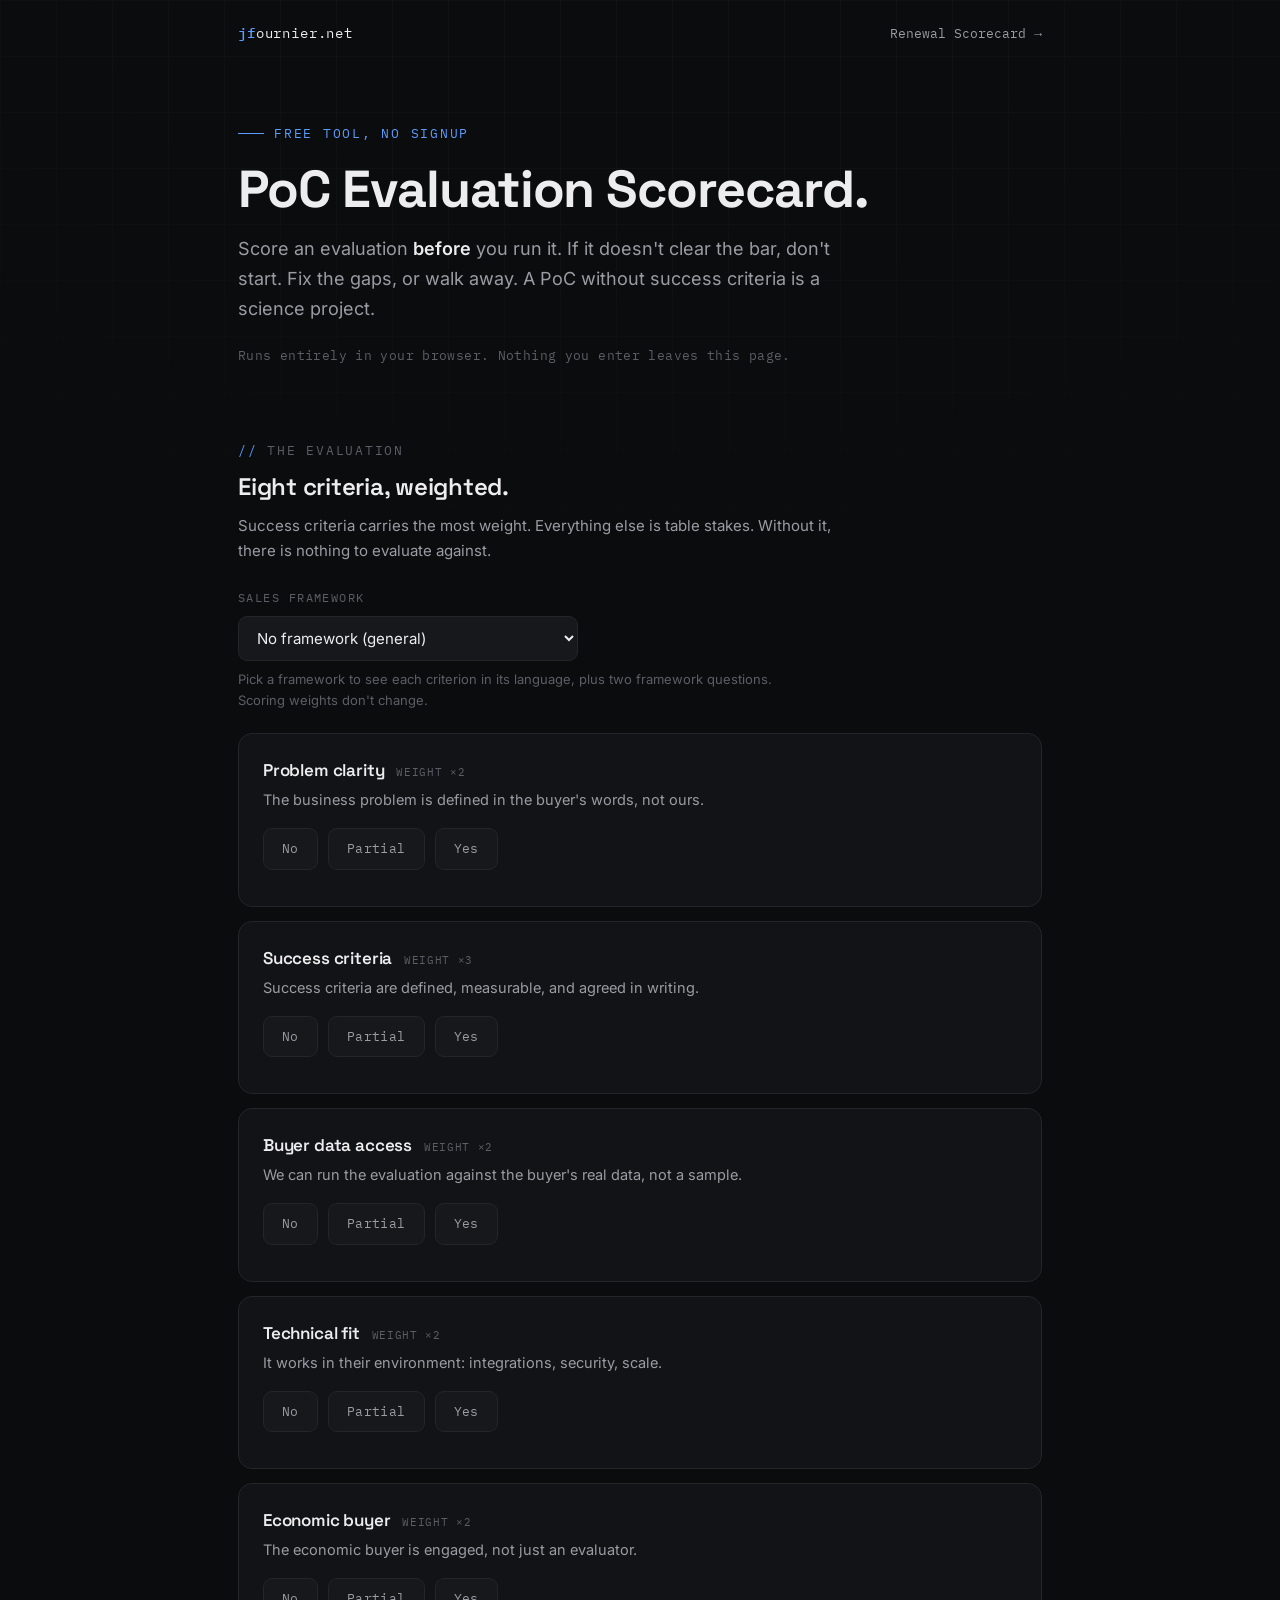
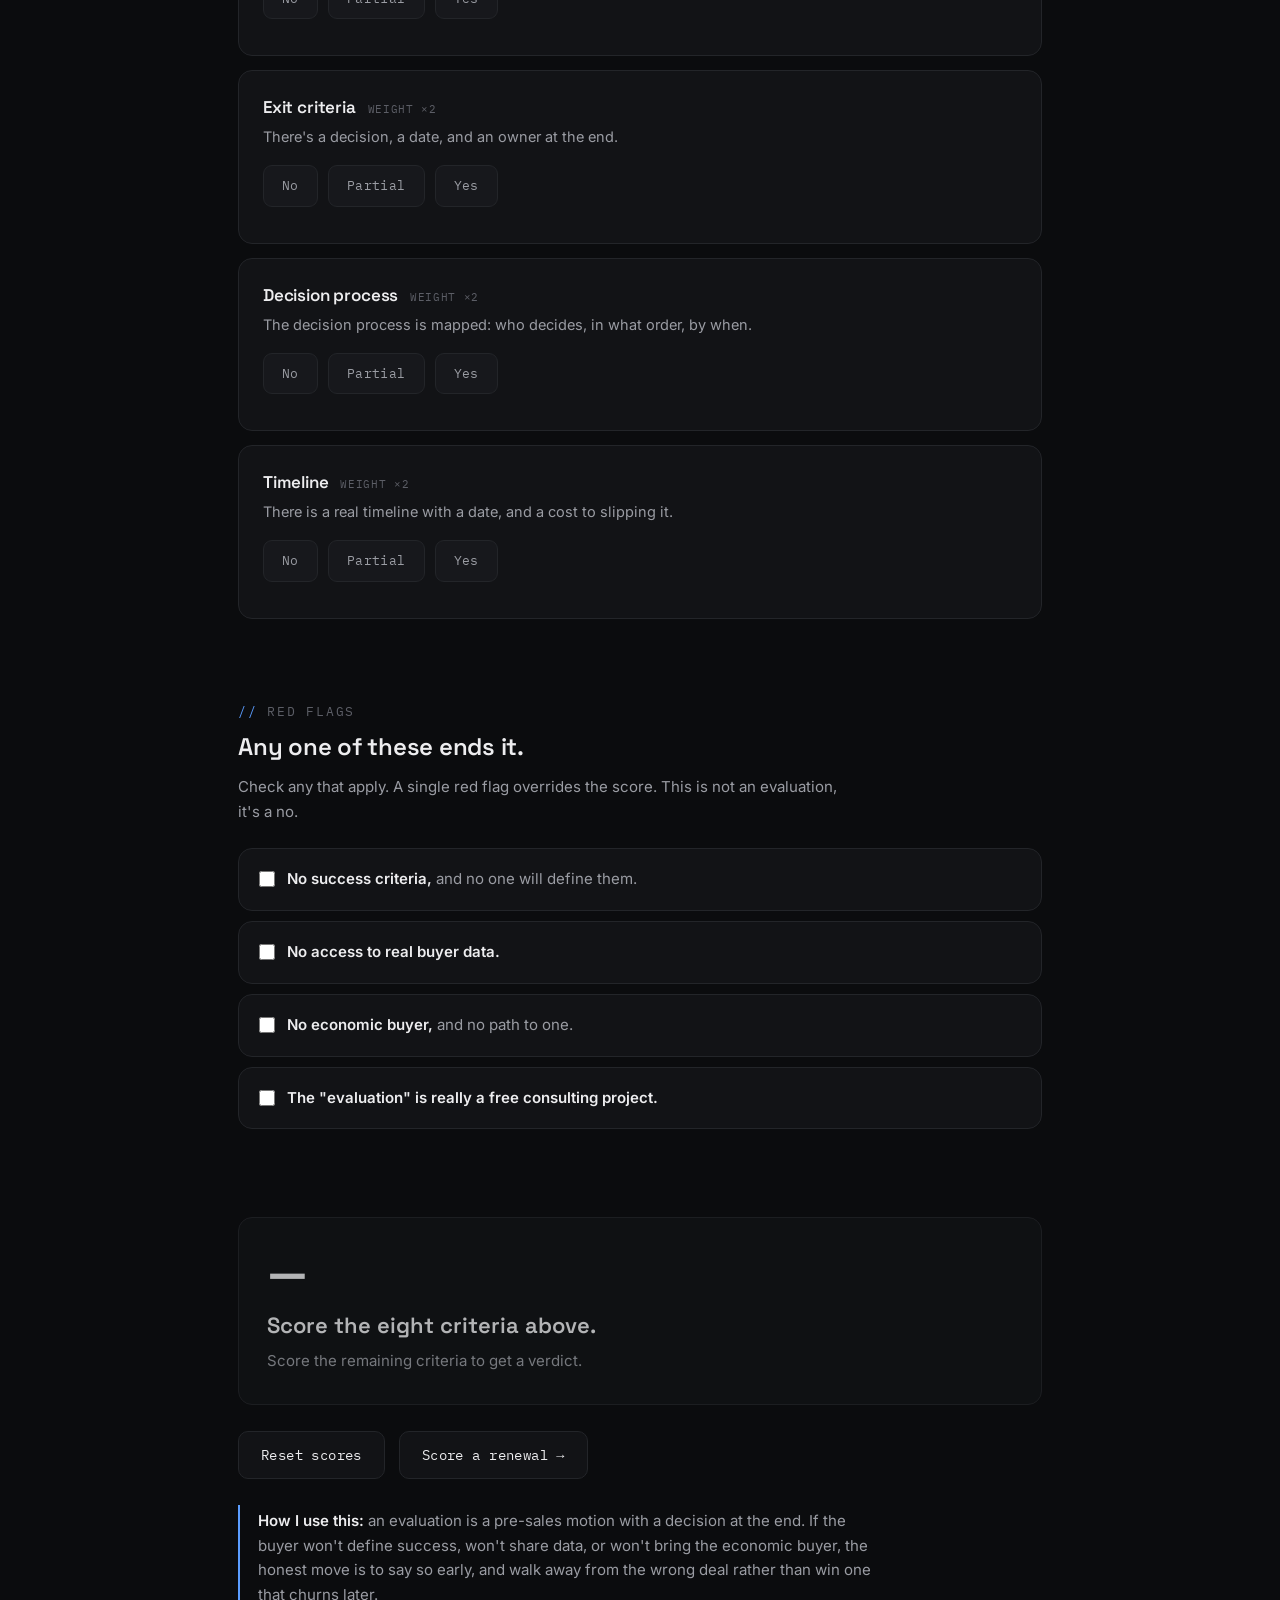
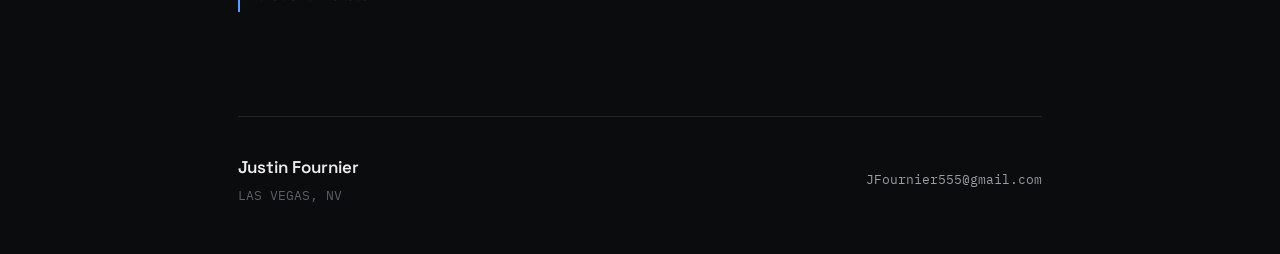
<file: tools/poc-scorecard/index.html>
<!DOCTYPE html>
<html lang="en">
<head>
<meta charset="UTF-8">
<meta name="viewport" content="width=device-width, initial-scale=1.0">
<title>PoC Evaluation Scorecard — Justin Fournier</title>
<meta name="description" content="Score a proof of concept before you run it. Eight weighted criteria and four red flags that separate a real evaluation from a science project. Pick a sales framework to see it in that language, get recommendations, and copy a follow-up prompt for your AI. Free, in the browser, no data leaves the page.">
<link rel="canonical" href="https://jfournier.net/tools/poc-scorecard/">
<link rel="icon" href="/favicon.svg" type="image/svg+xml">
<meta property="og:type" content="website">
<meta property="og:site_name" content="jfournier.net">
<meta property="og:title" content="PoC Evaluation Scorecard — Justin Fournier">
<meta property="og:description" content="Score a proof of concept before you run it. Eight weighted criteria and four red flags that separate a real evaluation from a science project.">
<meta property="og:url" content="https://jfournier.net/tools/poc-scorecard/">
<meta property="og:image" content="https://jfournier.net/tools/poc-scorecard/og-card.png">
<meta name="twitter:card" content="summary_large_image">
<meta name="twitter:title" content="PoC Evaluation Scorecard — Justin Fournier">
<meta name="twitter:description" content="Score a proof of concept before you run it. Eight weighted criteria and four red flags that separate a real evaluation from a science project.">
<meta name="twitter:image" content="https://jfournier.net/tools/poc-scorecard/og-card.png">
<script type="application/ld+json">
{
  "@context": "https://schema.org",
  "@type": "WebApplication",
  "name": "PoC Evaluation Scorecard",
  "url": "https://jfournier.net/tools/poc-scorecard/",
  "applicationCategory": "BusinessApplication",
  "operatingSystem": "Any",
  "offers": {"@type": "Offer", "price": "0"},
  "author": {"@type": "Person", "name": "Justin Fournier", "url": "https://jfournier.net/"}
}
</script>
<link rel="stylesheet" href="../scorecards.css">
</head>
<body>
<div class="wrap">
  <div class="topbar">
    <a class="brand" href="/"><b>jf</b>ournier.net</a>
    <a href="/tools/renewal-scorecard/">Renewal Scorecard →</a>
  </div>

  <header class="tool-head">
    <div class="kicker">Free tool, no signup</div>
    <h1>PoC Evaluation Scorecard.</h1>
    <p class="lede">Score an evaluation <strong>before</strong> you run it. If it doesn't clear the bar, don't start. Fix the gaps, or walk away. A PoC without success criteria is a science project.</p>
    <p class="privacy">Runs entirely in your browser. Nothing you enter leaves this page.</p>
  </header>

  <main>
    <section class="tool-sec" id="criteria">
      <div class="sec-label">The evaluation</div>
      <div class="sec-title">Eight criteria, weighted.</div>
      <p class="sec-sub">Success criteria carries the most weight. Everything else is table stakes. Without it, there is nothing to evaluate against.</p>

      <div class="fw-picker">
        <label for="fw">Sales framework</label>
        <select id="fw">
          <option value="general" selected>No framework (general)</option>
          <option value="meddpicc">MEDDPICC</option>
          <option value="bant">BANT</option>
          <option value="challenger">Challenger</option>
          <option value="spin">SPIN</option>
          <option value="sandler">Sandler</option>
          <option value="solution">Solution Selling</option>
        </select>
        <p class="fw-sub">Pick a framework to see each criterion in its language, plus two framework questions. Scoring weights don't change.</p>
      </div>

      <div class="criterion" data-key="problem" data-weight="2">
        <h3>Problem clarity <span class="w">WEIGHT ×2</span></h3>
        <p>The business problem is defined in the buyer's words, not ours.</p>
        <div class="opts">
          <label><input type="radio" name="problem" value="0"><span>No</span></label>
          <label><input type="radio" name="problem" value="1"><span>Partial</span></label>
          <label><input type="radio" name="problem" value="2"><span>Yes</span></label>
        </div>
      </div>

      <div class="criterion" data-key="success" data-weight="3">
        <h3>Success criteria <span class="w">WEIGHT ×3</span></h3>
        <p>Success criteria are defined, measurable, and agreed in writing.</p>
        <div class="opts">
          <label><input type="radio" name="success" value="0"><span>No</span></label>
          <label><input type="radio" name="success" value="1"><span>Partial</span></label>
          <label><input type="radio" name="success" value="2"><span>Yes</span></label>
        </div>
      </div>

      <div class="criterion" data-key="data" data-weight="2">
        <h3>Buyer data access <span class="w">WEIGHT ×2</span></h3>
        <p>We can run the evaluation against the buyer's real data, not a sample.</p>
        <div class="opts">
          <label><input type="radio" name="data" value="0"><span>No</span></label>
          <label><input type="radio" name="data" value="1"><span>Partial</span></label>
          <label><input type="radio" name="data" value="2"><span>Yes</span></label>
        </div>
      </div>

      <div class="criterion" data-key="fit" data-weight="2">
        <h3>Technical fit <span class="w">WEIGHT ×2</span></h3>
        <p>It works in their environment: integrations, security, scale.</p>
        <div class="opts">
          <label><input type="radio" name="fit" value="0"><span>No</span></label>
          <label><input type="radio" name="fit" value="1"><span>Partial</span></label>
          <label><input type="radio" name="fit" value="2"><span>Yes</span></label>
        </div>
      </div>

      <div class="criterion" data-key="buyer" data-weight="2">
        <h3>Economic buyer <span class="w">WEIGHT ×2</span></h3>
        <p>The economic buyer is engaged, not just an evaluator.</p>
        <div class="opts">
          <label><input type="radio" name="buyer" value="0"><span>No</span></label>
          <label><input type="radio" name="buyer" value="1"><span>Partial</span></label>
          <label><input type="radio" name="buyer" value="2"><span>Yes</span></label>
        </div>
      </div>

      <div class="criterion" data-key="exit" data-weight="2">
        <h3>Exit criteria <span class="w">WEIGHT ×2</span></h3>
        <p>There's a decision, a date, and an owner at the end.</p>
        <div class="opts">
          <label><input type="radio" name="exit" value="0"><span>No</span></label>
          <label><input type="radio" name="exit" value="1"><span>Partial</span></label>
          <label><input type="radio" name="exit" value="2"><span>Yes</span></label>
        </div>
      </div>

      <div class="criterion" data-key="decision" data-weight="2">
        <h3>Decision process <span class="w">WEIGHT ×2</span></h3>
        <p>The decision process is mapped: who decides, in what order, by when.</p>
        <div class="opts">
          <label><input type="radio" name="decision" value="0"><span>No</span></label>
          <label><input type="radio" name="decision" value="1"><span>Partial</span></label>
          <label><input type="radio" name="decision" value="2"><span>Yes</span></label>
        </div>
      </div>

      <div class="criterion" data-key="timeline" data-weight="2">
        <h3>Timeline <span class="w">WEIGHT ×2</span></h3>
        <p>There is a real timeline with a date, and a cost to slipping it.</p>
        <div class="opts">
          <label><input type="radio" name="timeline" value="0"><span>No</span></label>
          <label><input type="radio" name="timeline" value="1"><span>Partial</span></label>
          <label><input type="radio" name="timeline" value="2"><span>Yes</span></label>
        </div>
      </div>

      <div id="bonus" hidden>
        <div class="sec-label" id="bonus-label">Framework questions</div>
        <div id="bonus-items"></div>
      </div>
    </section>

    <section class="tool-sec" id="flags">
      <div class="sec-label">Red flags</div>
      <div class="sec-title">Any one of these ends it.</div>
      <p class="sec-sub">Check any that apply. A single red flag overrides the score. This is not an evaluation, it's a no.</p>
      <div class="flags">
        <label class="flag" data-key="noCriteria"><input type="checkbox"><span><strong>No success criteria,</strong> and no one will define them.</span></label>
        <label class="flag" data-key="noData"><input type="checkbox"><span><strong>No access to real buyer data.</strong></span></label>
        <label class="flag" data-key="noBuyer"><input type="checkbox"><span><strong>No economic buyer,</strong> and no path to one.</span></label>
        <label class="flag" data-key="freeConsulting"><input type="checkbox"><span><strong>The "evaluation" is really a free consulting project.</strong></span></label>
      </div>
    </section>

    <section class="tool-sec" id="result">
      <div class="verdict idle" id="verdict">
        <div class="v-score" id="v-score">—</div>
        <div class="v-title" id="v-title">Score the eight criteria above.</div>
        <p class="v-body" id="v-body">Pick No, Partial, or Yes for each criterion. The verdict updates live. Check a red flag and the answer is walk away, whatever the score says.</p>
        <div class="fixlist" id="fixlist" hidden>
          <h4>Fix first</h4>
          <ul id="fixitems"></ul>
        </div>
        <div class="plan" id="plan" hidden>
          <h4>What to do next</h4>
          <ol id="planitems"></ol>
        </div>
        <div class="promptbox" id="promptbox" hidden>
          <h4>Take this to your AI</h4>
          <p class="prompt-sub">Copy this prompt into your own LLM to build the fix plan, the email, and the questions for your next call. Nothing leaves this page until you copy it.</p>
          <textarea id="prompttext" readonly rows="9"></textarea>
          <div class="actions"><button class="btn" id="copyprompt" type="button">Copy prompt</button></div>
        </div>
      </div>
      <div class="actions">
        <button class="btn" id="reset" type="button">Reset scores</button>
        <a class="btn" href="/tools/renewal-scorecard/">Score a renewal →</a>
      </div>
      <p class="note"><strong>How I use this:</strong> an evaluation is a pre-sales motion with a decision at the end. If the buyer won't define success, won't share data, or won't bring the economic buyer, the honest move is to say so early, and walk away from the wrong deal rather than win one that churns later.</p>
    </section>
  </main>

  <footer>
    <div class="foot">
      <div>
        <div class="f-brand">Justin Fournier</div>
        <div class="f-sub">LAS VEGAS, NV</div>
      </div>
      <a class="f-mail" href="mailto:JFournier555@gmail.com">JFournier555@gmail.com</a>
    </div>
  </footer>
</div>
<script src="../tool-v2.js"></script>
<script src="app.js"></script>
</body>
</html>
</file>
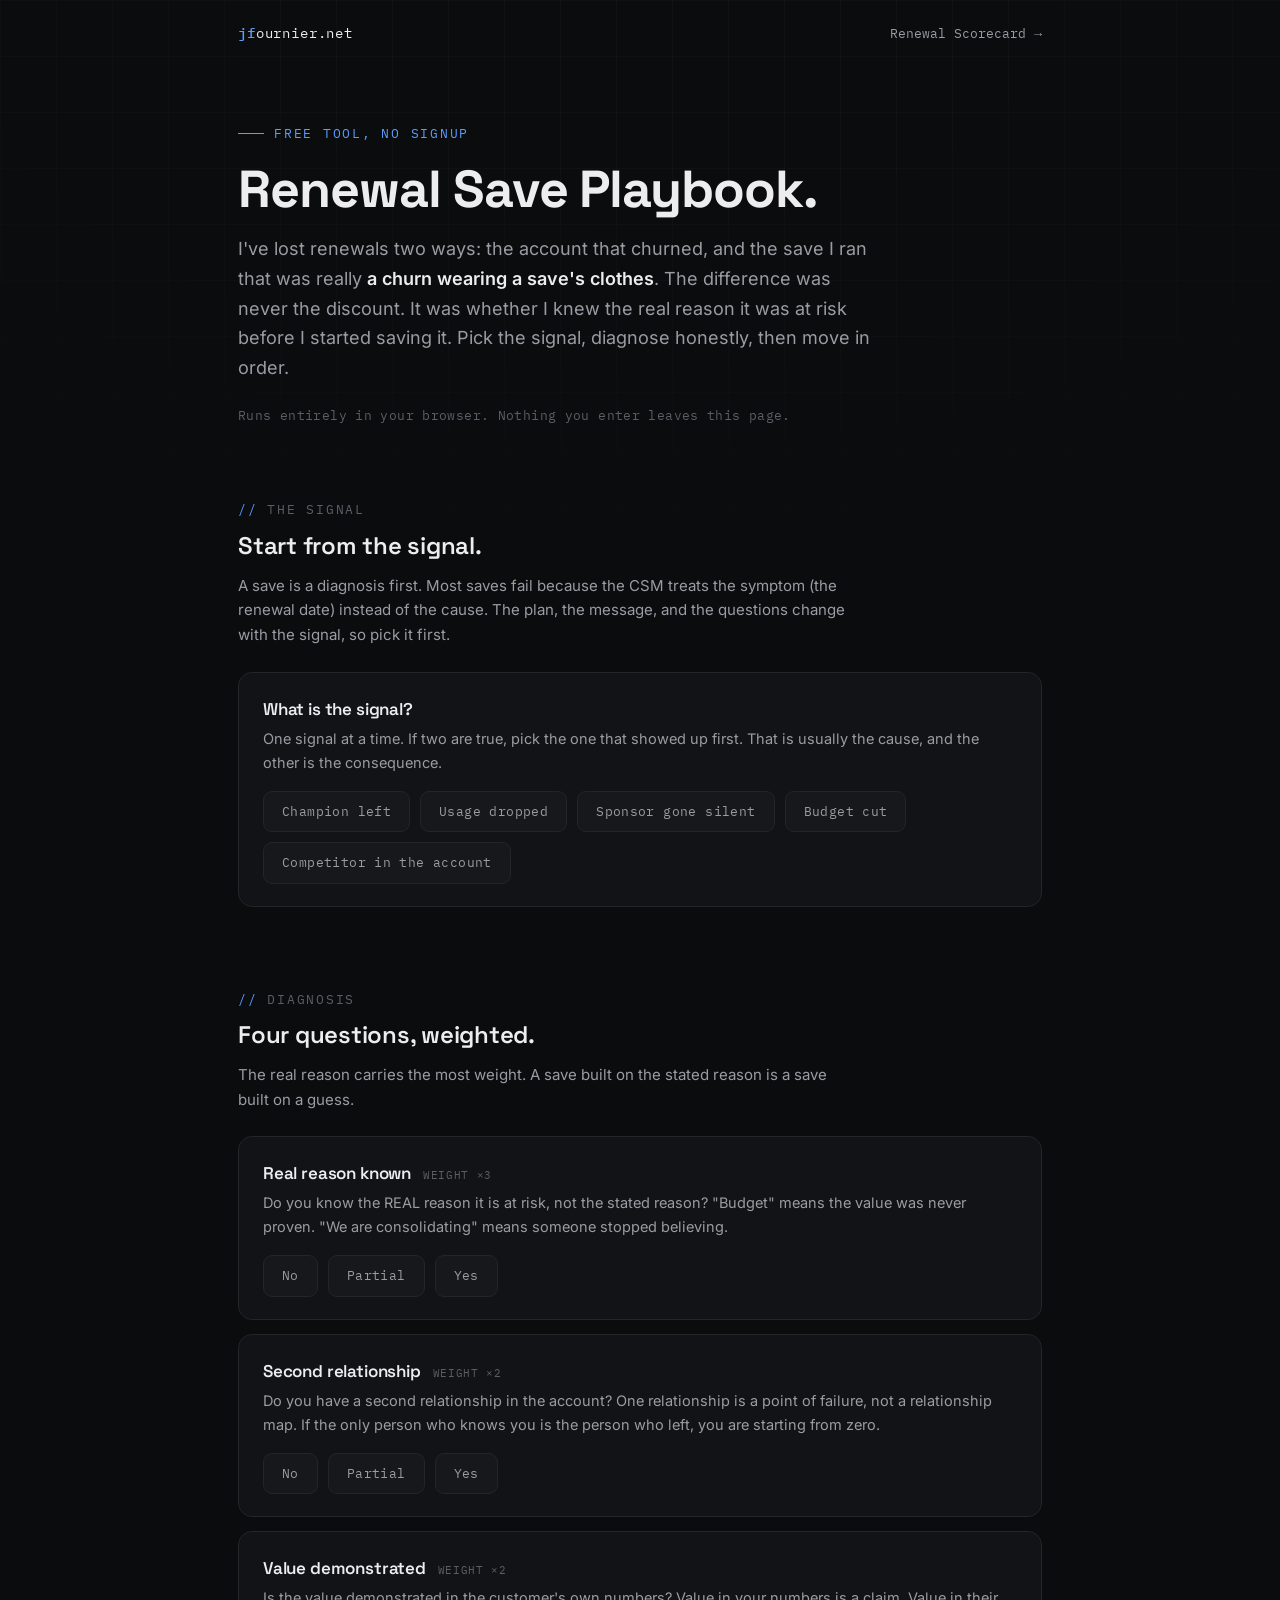
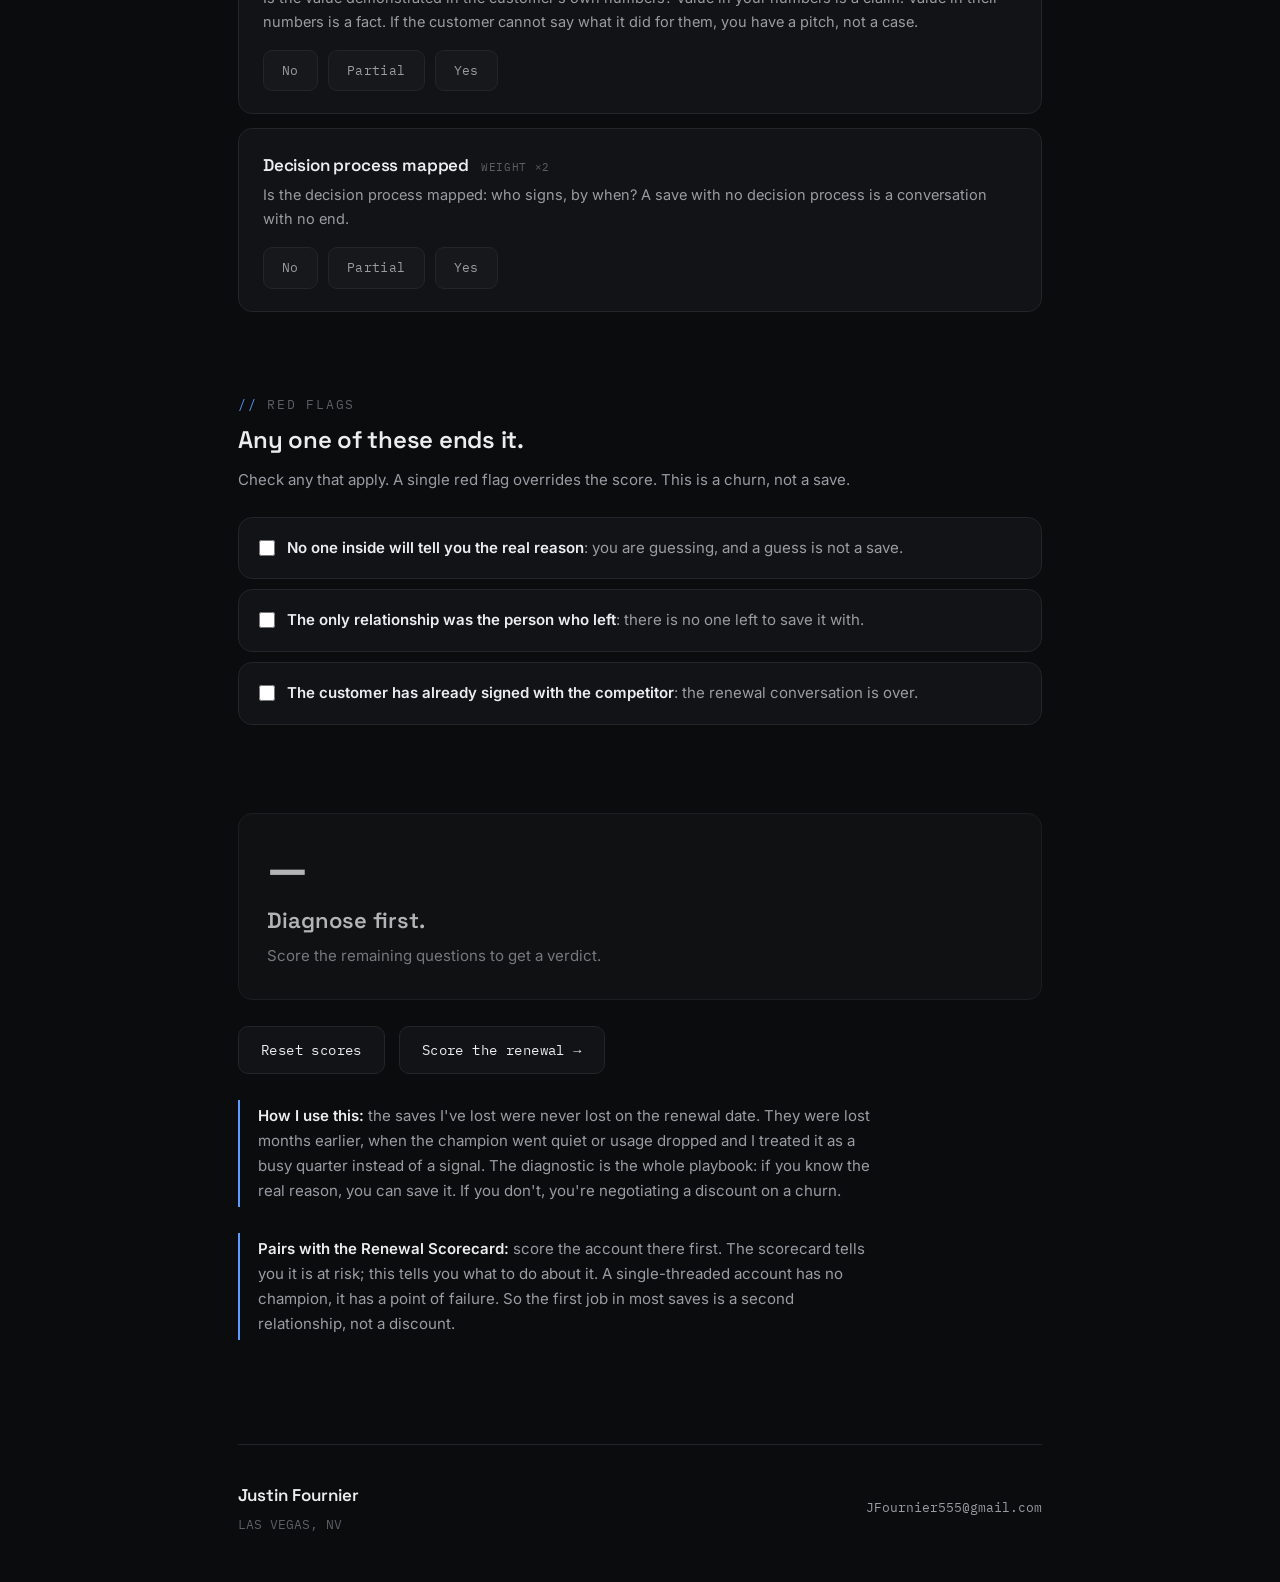
<file: tools/renewal-save-playbook/index.html>
<!DOCTYPE html>
<html lang="en">
<head>
<meta charset="UTF-8">
<meta name="viewport" content="width=device-width, initial-scale=1.0">
<title>Renewal Save Playbook — Justin Fournier</title>
<meta name="description" content="A save is a diagnosis first. Pick the risk signal, score four diagnostic questions, and get a sequenced 30-day save plan, the message to send, and the five sharpest questions. Free, in the browser, no data leaves the page.">
<link rel="canonical" href="https://jfournier.net/tools/renewal-save-playbook/">
<link rel="icon" href="/favicon.svg" type="image/svg+xml">
<meta property="og:type" content="website">
<meta property="og:site_name" content="jfournier.net">
<meta property="og:title" content="Renewal Save Playbook — Justin Fournier">
<meta property="og:description" content="A save is a diagnosis first. Pick the risk signal, score four diagnostic questions, and get a sequenced 30-day save plan.">
<meta property="og:url" content="https://jfournier.net/tools/renewal-save-playbook/">
<meta property="og:image" content="https://jfournier.net/og-card.png">
<meta name="twitter:card" content="summary_large_image">
<meta name="twitter:title" content="Renewal Save Playbook — Justin Fournier">
<meta name="twitter:description" content="A save is a diagnosis first. Pick the risk signal, score four diagnostic questions, and get a sequenced 30-day save plan.">
<meta name="twitter:image" content="https://jfournier.net/og-card.png">
<script type="application/ld+json">
{
  "@context": "https://schema.org",
  "@type": "WebApplication",
  "name": "Renewal Save Playbook",
  "url": "https://jfournier.net/tools/renewal-save-playbook/",
  "applicationCategory": "BusinessApplication",
  "operatingSystem": "Any",
  "offers": {"@type": "Offer", "price": "0"},
  "author": {"@type": "Person", "name": "Justin Fournier", "url": "https://jfournier.net/"}
}
</script>
<link rel="stylesheet" href="../scorecards.css">
</head>
<body>
<div class="wrap">
  <div class="topbar">
    <a class="brand" href="/"><b>jf</b>ournier.net</a>
    <a href="/tools/renewal-scorecard/">Renewal Scorecard →</a>
  </div>

  <header class="tool-head">
    <div class="kicker">Free tool, no signup</div>
    <h1>Renewal Save Playbook.</h1>
    <p class="lede">I've lost renewals two ways: the account that churned, and the save I ran that was really <strong>a churn wearing a save's clothes</strong>. The difference was never the discount. It was whether I knew the real reason it was at risk before I started saving it. Pick the signal, diagnose honestly, then move in order.</p>
    <p class="privacy">Runs entirely in your browser. Nothing you enter leaves this page.</p>
  </header>

  <main>
    <section class="tool-sec" id="situation">
      <div class="sec-label">The signal</div>
      <div class="sec-title">Start from the signal.</div>
      <p class="sec-sub">A save is a diagnosis first. Most saves fail because the CSM treats the symptom (the renewal date) instead of the cause. The plan, the message, and the questions change with the signal, so pick it first.</p>

      <div class="criterion">
        <h3>What is the signal?</h3>
        <p>One signal at a time. If two are true, pick the one that showed up first. That is usually the cause, and the other is the consequence.</p>
        <div class="opts">
          <label><input type="radio" name="situation" value="champion"><span>Champion left</span></label>
          <label><input type="radio" name="situation" value="usage"><span>Usage dropped</span></label>
          <label><input type="radio" name="situation" value="sponsor"><span>Sponsor gone silent</span></label>
          <label><input type="radio" name="situation" value="budget"><span>Budget cut</span></label>
          <label><input type="radio" name="situation" value="competitor"><span>Competitor in the account</span></label>
        </div>
      </div>
    </section>

    <section class="tool-sec" id="diagnosis">
      <div class="sec-label">Diagnosis</div>
      <div class="sec-title">Four questions, weighted.</div>
      <p class="sec-sub">The real reason carries the most weight. A save built on the stated reason is a save built on a guess.</p>

      <div class="criterion" data-key="reason" data-weight="3">
        <h3>Real reason known <span class="w">WEIGHT ×3</span></h3>
        <p>Do you know the REAL reason it is at risk, not the stated reason? "Budget" means the value was never proven. "We are consolidating" means someone stopped believing.</p>
        <div class="opts">
          <label><input type="radio" name="reason" value="0"><span>No</span></label>
          <label><input type="radio" name="reason" value="1"><span>Partial</span></label>
          <label><input type="radio" name="reason" value="2"><span>Yes</span></label>
        </div>
      </div>

      <div class="criterion" data-key="second" data-weight="2">
        <h3>Second relationship <span class="w">WEIGHT ×2</span></h3>
        <p>Do you have a second relationship in the account? One relationship is a point of failure, not a relationship map. If the only person who knows you is the person who left, you are starting from zero.</p>
        <div class="opts">
          <label><input type="radio" name="second" value="0"><span>No</span></label>
          <label><input type="radio" name="second" value="1"><span>Partial</span></label>
          <label><input type="radio" name="second" value="2"><span>Yes</span></label>
        </div>
      </div>

      <div class="criterion" data-key="value" data-weight="2">
        <h3>Value demonstrated <span class="w">WEIGHT ×2</span></h3>
        <p>Is the value demonstrated in the customer's own numbers? Value in your numbers is a claim. Value in their numbers is a fact. If the customer cannot say what it did for them, you have a pitch, not a case.</p>
        <div class="opts">
          <label><input type="radio" name="value" value="0"><span>No</span></label>
          <label><input type="radio" name="value" value="1"><span>Partial</span></label>
          <label><input type="radio" name="value" value="2"><span>Yes</span></label>
        </div>
      </div>

      <div class="criterion" data-key="decision" data-weight="2">
        <h3>Decision process mapped <span class="w">WEIGHT ×2</span></h3>
        <p>Is the decision process mapped: who signs, by when? A save with no decision process is a conversation with no end.</p>
        <div class="opts">
          <label><input type="radio" name="decision" value="0"><span>No</span></label>
          <label><input type="radio" name="decision" value="1"><span>Partial</span></label>
          <label><input type="radio" name="decision" value="2"><span>Yes</span></label>
        </div>
      </div>
    </section>

    <section class="tool-sec" id="flags">
      <div class="sec-label">Red flags</div>
      <div class="sec-title">Any one of these ends it.</div>
      <p class="sec-sub">Check any that apply. A single red flag overrides the score. This is a churn, not a save.</p>
      <div class="flags">
        <label class="flag" data-key="noRealReason"><input type="checkbox"><span><strong>No one inside will tell you the real reason</strong>: you are guessing, and a guess is not a save.</span></label>
        <label class="flag" data-key="onlyRelationshipLeft"><input type="checkbox"><span><strong>The only relationship was the person who left</strong>: there is no one left to save it with.</span></label>
        <label class="flag" data-key="signedCompetitor"><input type="checkbox"><span><strong>The customer has already signed with the competitor</strong>: the renewal conversation is over.</span></label>
      </div>
    </section>

    <section class="tool-sec" id="result">
      <div class="verdict idle" id="verdict">
        <div class="v-score" id="v-score">—</div>
        <div class="v-title" id="v-title">Diagnose first.</div>
        <p class="v-body" id="v-body">Pick the signal above, then score the four diagnostic questions. The verdict updates live, and a red flag ends it whatever the score says.</p>
        <div class="fixlist" id="fixlist" hidden>
          <h4>Fix first</h4>
          <ul id="fixitems"></ul>
        </div>
        <div class="plan" id="plan" hidden>
          <h4>What to do next: 30 days</h4>
          <ol id="planitems"></ol>
        </div>
        <div class="plan" id="message" hidden>
          <h4>Message to send</h4>
          <p class="prompt-sub" id="messagetext"></p>
        </div>
        <div class="plan" id="questions" hidden>
          <h4>Five sharp questions</h4>
          <ol id="questionitems"></ol>
        </div>
        <div class="promptbox" id="promptbox" hidden>
          <h4>Take this to your AI</h4>
          <p class="prompt-sub">Copy this prompt into your own LLM to build the fix plan, the message, and the questions for your next step. Nothing leaves this page until you copy it.</p>
          <textarea id="prompttext" readonly rows="9"></textarea>
          <div class="actions"><button class="btn" id="copyprompt" type="button">Copy prompt</button></div>
        </div>
      </div>
      <div class="actions">
        <button class="btn" id="reset" type="button">Reset scores</button>
        <a class="btn" href="/tools/renewal-scorecard/">Score the renewal →</a>
      </div>
      <p class="note"><strong>How I use this:</strong> the saves I've lost were never lost on the renewal date. They were lost months earlier, when the champion went quiet or usage dropped and I treated it as a busy quarter instead of a signal. The diagnostic is the whole playbook: if you know the real reason, you can save it. If you don't, you're negotiating a discount on a churn.</p>
      <p class="note"><strong>Pairs with the Renewal Scorecard:</strong> score the account there first. The scorecard tells you it is at risk; this tells you what to do about it. A single-threaded account has no champion, it has a point of failure. So the first job in most saves is a second relationship, not a discount.</p>
    </section>
  </main>

  <footer>
    <div class="foot">
      <div>
        <div class="f-brand">Justin Fournier</div>
        <div class="f-sub">LAS VEGAS, NV</div>
      </div>
      <a class="f-mail" href="mailto:JFournier555@gmail.com">JFournier555@gmail.com</a>
    </div>
  </footer>
</div>
<script src="../tool-v2.js"></script>
<script src="app.js"></script>
</body>
</html>
</file>
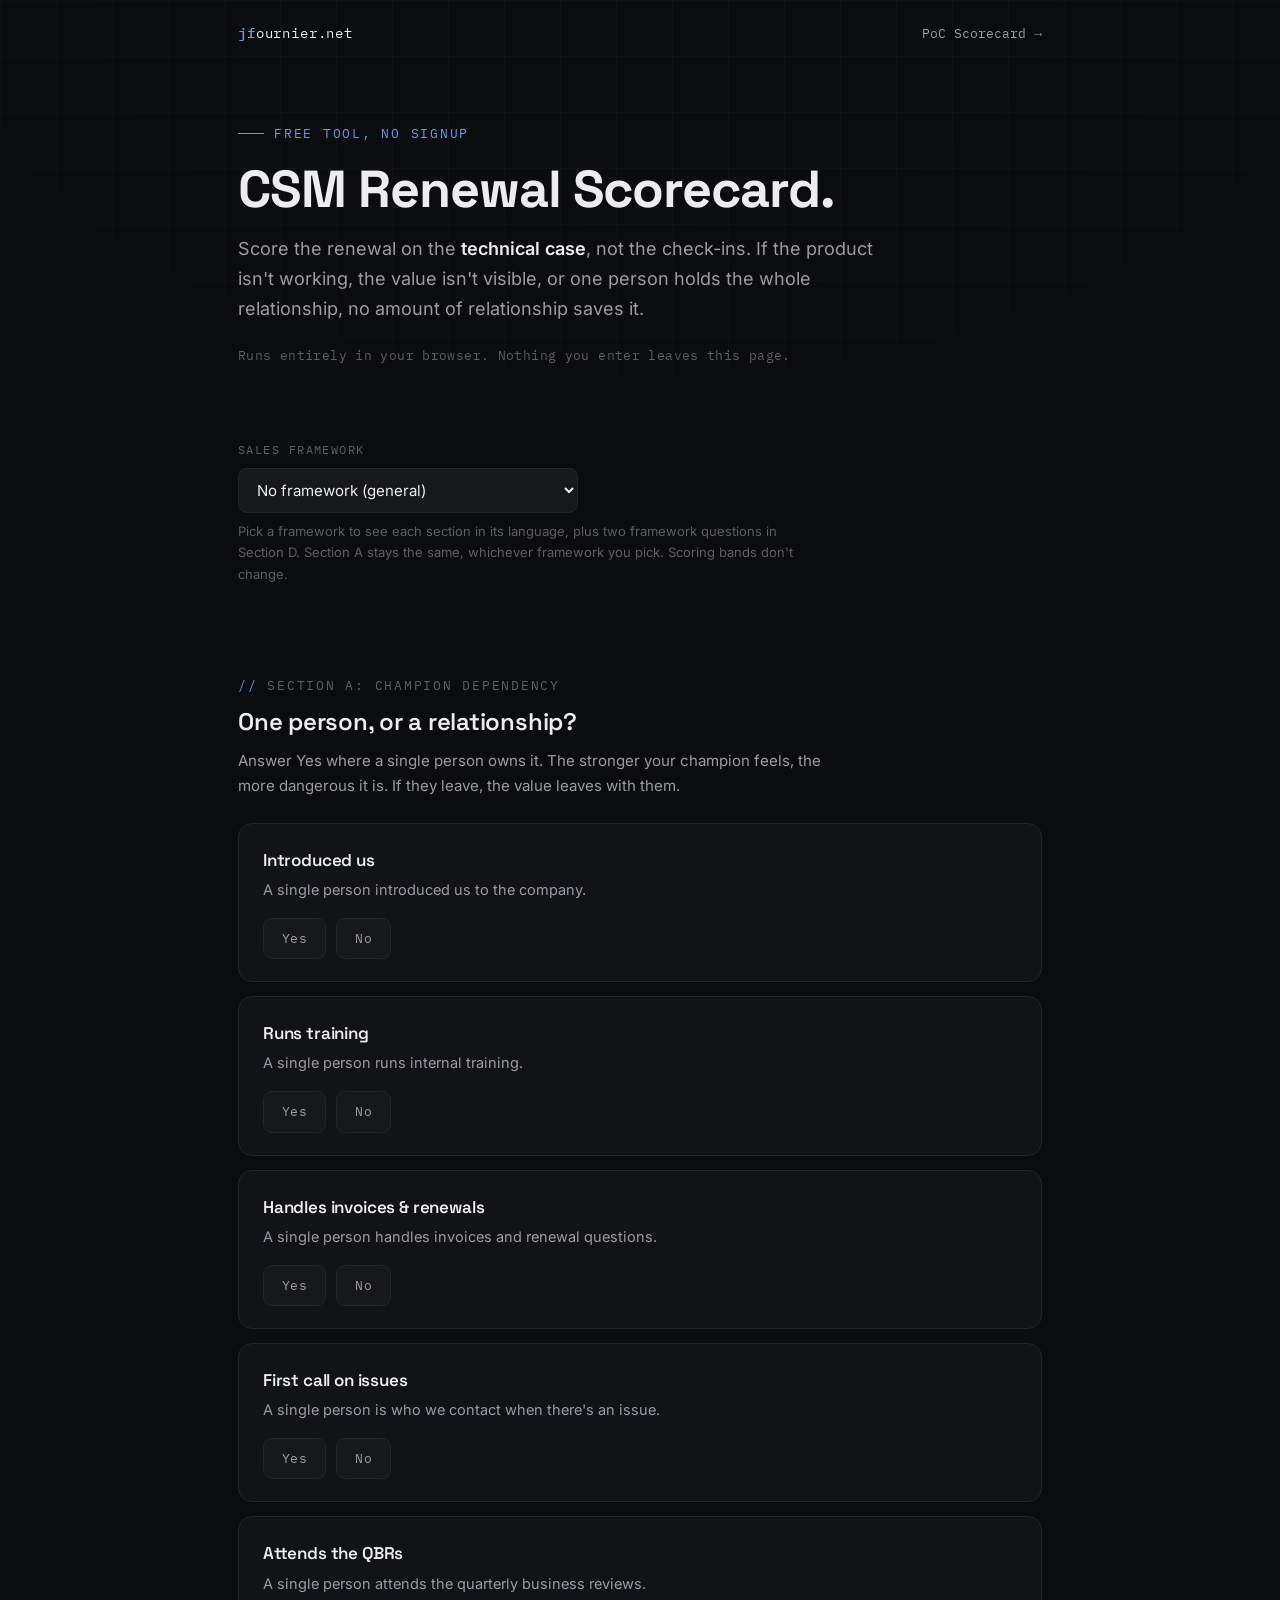
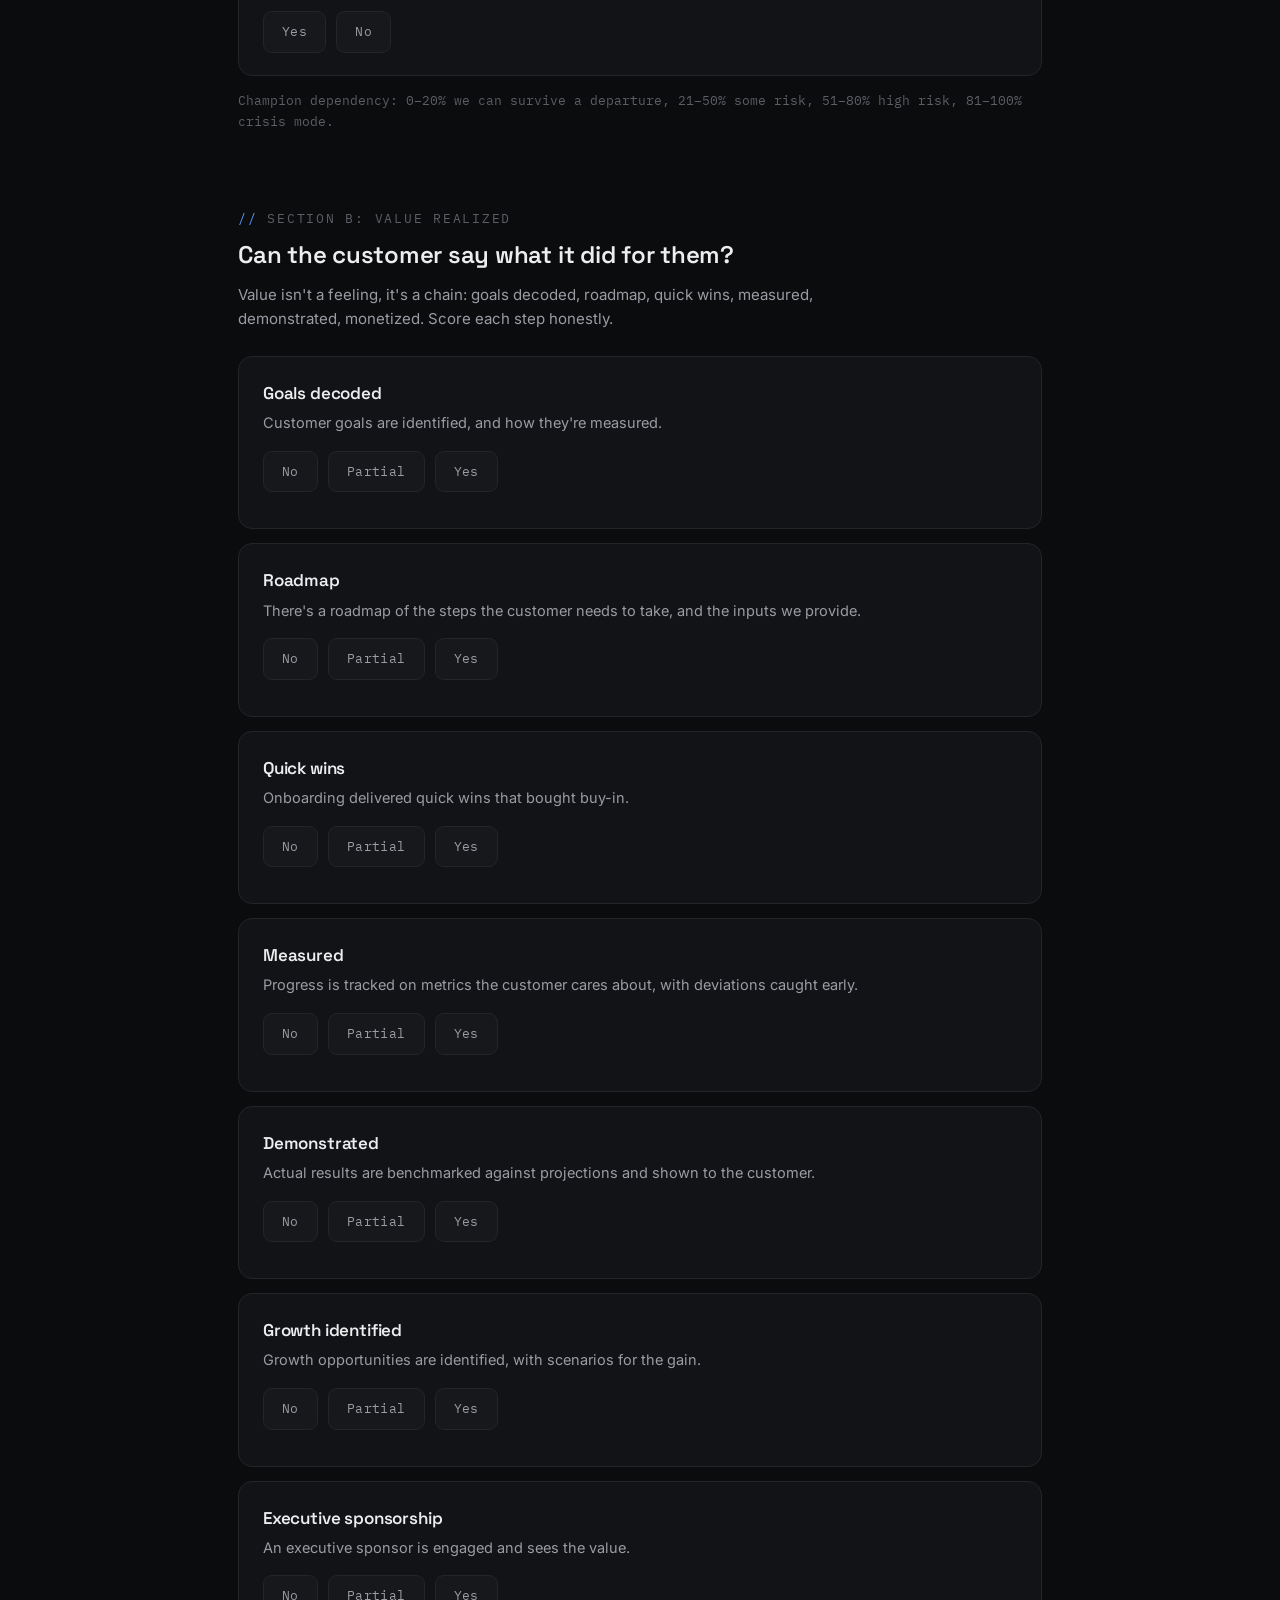
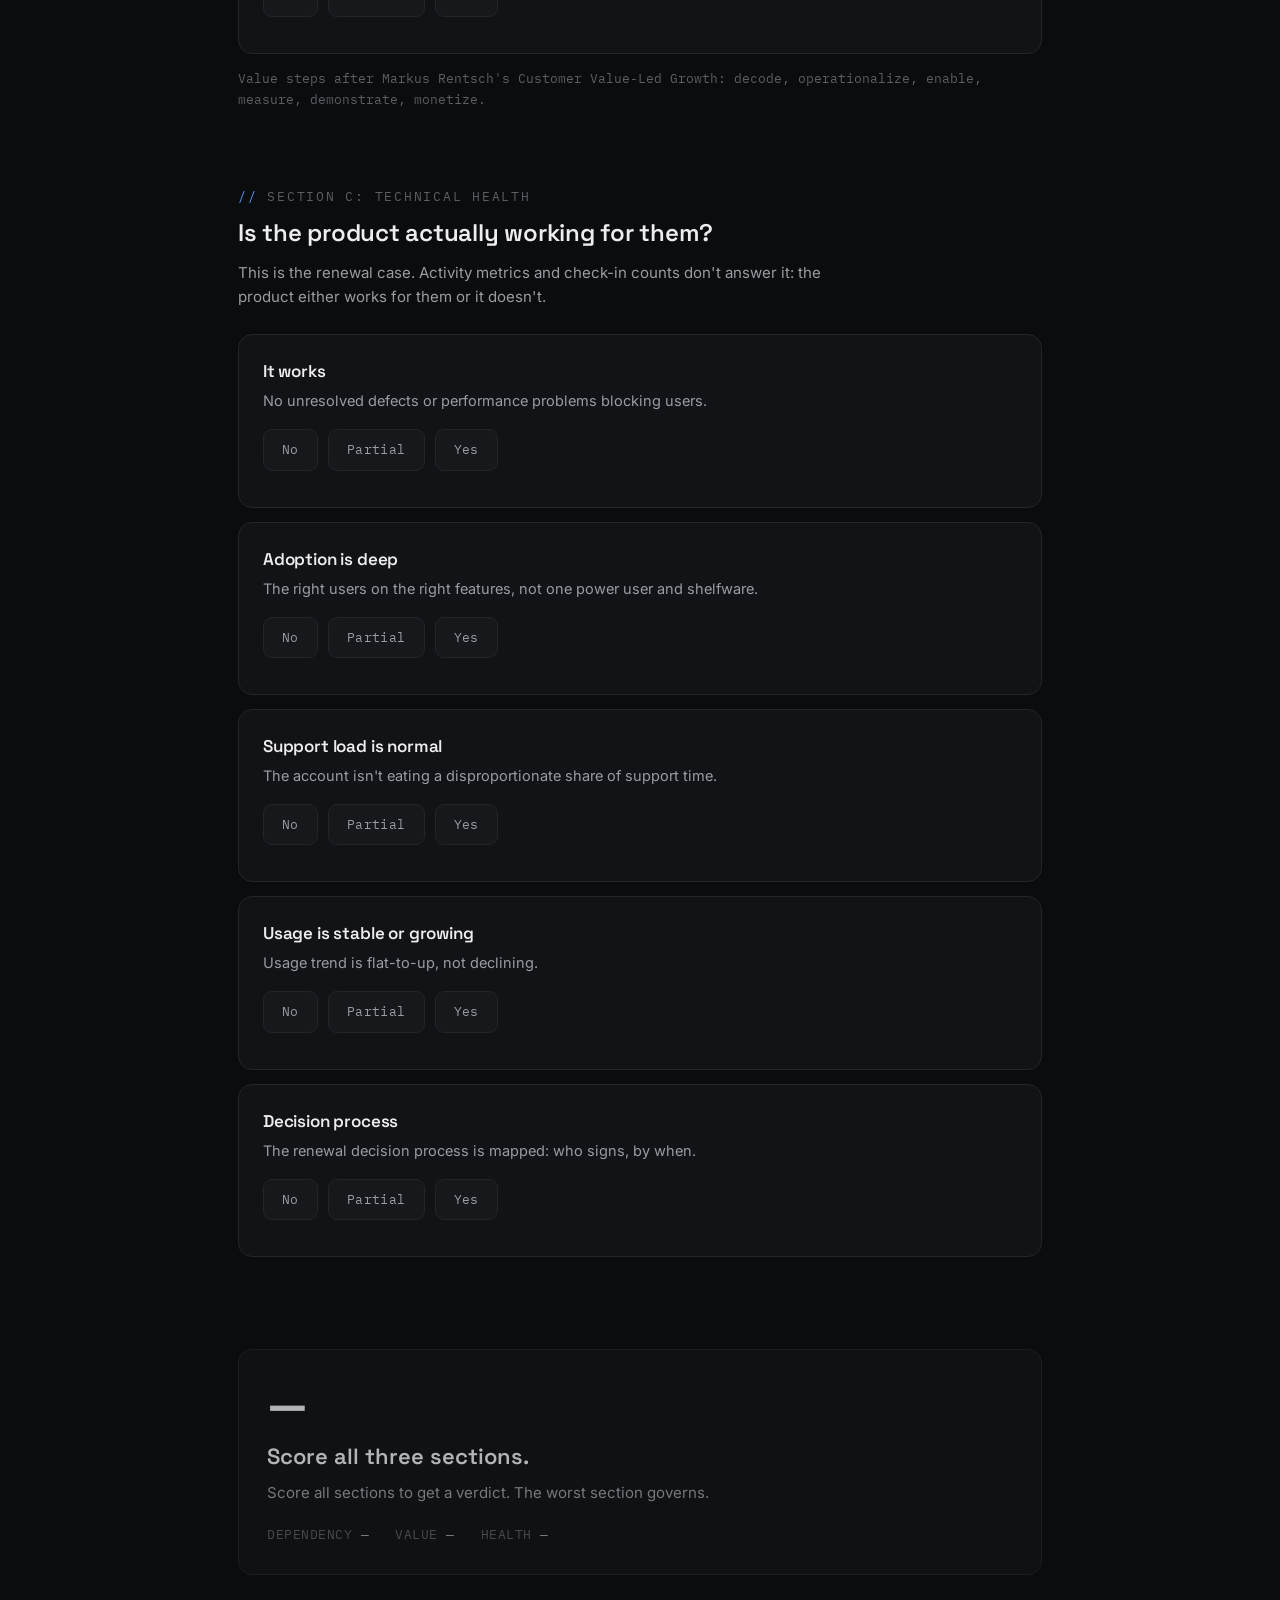
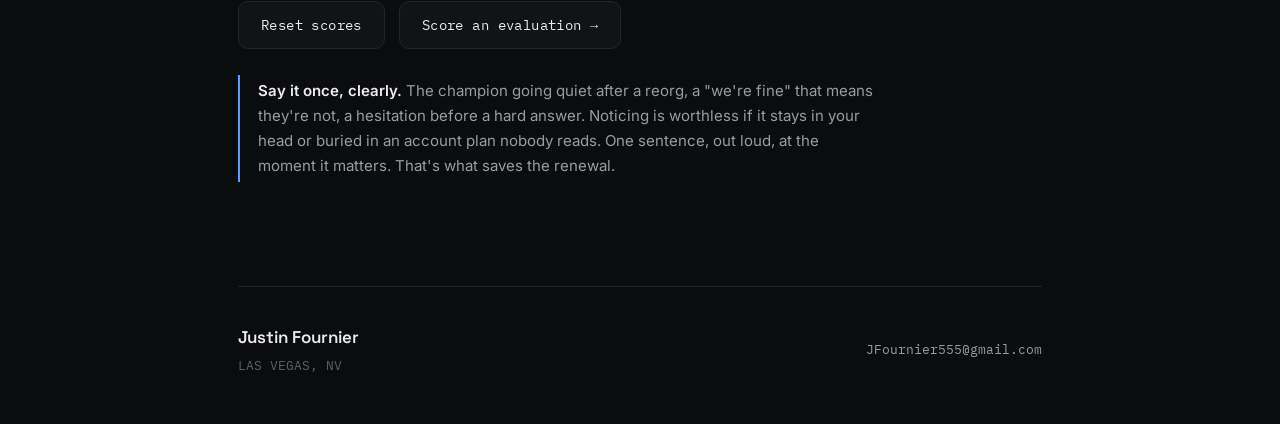
<file: tools/renewal-scorecard/index.html>
<!DOCTYPE html>
<html lang="en">
<head>
<meta charset="UTF-8">
<meta name="viewport" content="width=device-width, initial-scale=1.0">
<title>CSM Renewal Scorecard — Justin Fournier</title>
<meta name="description" content="Score a renewal on the technical case, not the check-ins. Champion dependency, value realized, and technical health: three sections that say whether an account renews, and what to fix if it won't. Pick a sales framework to see it in that language, get recommendations, and copy a follow-up prompt for your AI. Free, in the browser, no data leaves the page.">
<link rel="canonical" href="https://jfournier.net/tools/renewal-scorecard/">
<link rel="icon" href="/favicon.svg" type="image/svg+xml">
<meta property="og:type" content="website">
<meta property="og:site_name" content="jfournier.net">
<meta property="og:title" content="CSM Renewal Scorecard — Justin Fournier">
<meta property="og:description" content="Score a renewal on the technical case, not the check-ins. Champion dependency, value realized, and technical health.">
<meta property="og:url" content="https://jfournier.net/tools/renewal-scorecard/">
<meta property="og:image" content="https://jfournier.net/og-card.png">
<meta name="twitter:card" content="summary_large_image">
<meta name="twitter:title" content="CSM Renewal Scorecard — Justin Fournier">
<meta name="twitter:description" content="Score a renewal on the technical case, not the check-ins. Champion dependency, value realized, and technical health.">
<meta name="twitter:image" content="https://jfournier.net/og-card.png">
<script type="application/ld+json">
{
  "@context": "https://schema.org",
  "@type": "WebApplication",
  "name": "CSM Renewal Scorecard",
  "url": "https://jfournier.net/tools/renewal-scorecard/",
  "applicationCategory": "BusinessApplication",
  "operatingSystem": "Any",
  "offers": {"@type": "Offer", "price": "0"},
  "author": {"@type": "Person", "name": "Justin Fournier", "url": "https://jfournier.net/"}
}
</script>
<link rel="stylesheet" href="../scorecards.css">
</head>
<body>
<div class="wrap">
  <div class="topbar">
    <a class="brand" href="/"><b>jf</b>ournier.net</a>
    <a href="/tools/poc-scorecard/">PoC Scorecard →</a>
  </div>

  <header class="tool-head">
    <div class="kicker">Free tool, no signup</div>
    <h1>CSM Renewal Scorecard.</h1>
    <p class="lede">Score the renewal on the <strong>technical case</strong>, not the check-ins. If the product isn't working, the value isn't visible, or one person holds the whole relationship, no amount of relationship saves it.</p>
    <p class="privacy">Runs entirely in your browser. Nothing you enter leaves this page.</p>
  </header>

  <main>
    <section class="tool-sec" id="framework">
      <div class="fw-picker">
        <label for="fw">Sales framework</label>
        <select id="fw">
          <option value="general" selected>No framework (general)</option>
          <option value="meddpicc">MEDDPICC</option>
          <option value="bant">BANT</option>
          <option value="challenger">Challenger</option>
          <option value="spin">SPIN</option>
          <option value="sandler">Sandler</option>
          <option value="solution">Solution Selling</option>
        </select>
        <p class="fw-sub">Pick a framework to see each section in its language, plus two framework questions in Section D. Section A stays the same, whichever framework you pick. Scoring bands don't change.</p>
      </div>
    </section>

    <section class="tool-sec" id="dependency">
      <div class="sec-label">Section A: Champion dependency</div>
      <div class="sec-title">One person, or a relationship?</div>
      <p class="sec-sub">Answer Yes where a single person owns it. The stronger your champion feels, the more dangerous it is. If they leave, the value leaves with them.</p>
      <p class="fw-note" id="fw-note-a" hidden></p>

      <div class="criterion" data-key="intro">
        <h3>Introduced us</h3>
        <p>A single person introduced us to the company.</p>
        <div class="opts">
          <label><input type="radio" name="intro" value="1"><span>Yes</span></label>
          <label><input type="radio" name="intro" value="0"><span>No</span></label>
        </div>
      </div>

      <div class="criterion" data-key="training">
        <h3>Runs training</h3>
        <p>A single person runs internal training.</p>
        <div class="opts">
          <label><input type="radio" name="training" value="1"><span>Yes</span></label>
          <label><input type="radio" name="training" value="0"><span>No</span></label>
        </div>
      </div>

      <div class="criterion" data-key="billing">
        <h3>Handles invoices &amp; renewals</h3>
        <p>A single person handles invoices and renewal questions.</p>
        <div class="opts">
          <label><input type="radio" name="billing" value="1"><span>Yes</span></label>
          <label><input type="radio" name="billing" value="0"><span>No</span></label>
        </div>
      </div>

      <div class="criterion" data-key="contact">
        <h3>First call on issues</h3>
        <p>A single person is who we contact when there's an issue.</p>
        <div class="opts">
          <label><input type="radio" name="contact" value="1"><span>Yes</span></label>
          <label><input type="radio" name="contact" value="0"><span>No</span></label>
        </div>
      </div>

      <div class="criterion" data-key="qbr">
        <h3>Attends the QBRs</h3>
        <p>A single person attends the quarterly business reviews.</p>
        <div class="opts">
          <label><input type="radio" name="qbr" value="1"><span>Yes</span></label>
          <label><input type="radio" name="qbr" value="0"><span>No</span></label>
        </div>
      </div>
      <p class="credit">Champion dependency: 0–20% we can survive a departure, 21–50% some risk, 51–80% high risk, 81–100% crisis mode.</p>
    </section>

    <section class="tool-sec" id="value">
      <div class="sec-label">Section B: Value realized</div>
      <div class="sec-title">Can the customer say what it did for them?</div>
      <p class="sec-sub">Value isn't a feeling, it's a chain: goals decoded, roadmap, quick wins, measured, demonstrated, monetized. Score each step honestly.</p>

      <div class="criterion" data-key="goals">
        <h3>Goals decoded</h3>
        <p>Customer goals are identified, and how they're measured.</p>
        <div class="opts">
          <label><input type="radio" name="goals" value="0"><span>No</span></label>
          <label><input type="radio" name="goals" value="1"><span>Partial</span></label>
          <label><input type="radio" name="goals" value="2"><span>Yes</span></label>
        </div>
      </div>

      <div class="criterion" data-key="roadmap">
        <h3>Roadmap</h3>
        <p>There's a roadmap of the steps the customer needs to take, and the inputs we provide.</p>
        <div class="opts">
          <label><input type="radio" name="roadmap" value="0"><span>No</span></label>
          <label><input type="radio" name="roadmap" value="1"><span>Partial</span></label>
          <label><input type="radio" name="roadmap" value="2"><span>Yes</span></label>
        </div>
      </div>

      <div class="criterion" data-key="wins">
        <h3>Quick wins</h3>
        <p>Onboarding delivered quick wins that bought buy-in.</p>
        <div class="opts">
          <label><input type="radio" name="wins" value="0"><span>No</span></label>
          <label><input type="radio" name="wins" value="1"><span>Partial</span></label>
          <label><input type="radio" name="wins" value="2"><span>Yes</span></label>
        </div>
      </div>

      <div class="criterion" data-key="measured">
        <h3>Measured</h3>
        <p>Progress is tracked on metrics the customer cares about, with deviations caught early.</p>
        <div class="opts">
          <label><input type="radio" name="measured" value="0"><span>No</span></label>
          <label><input type="radio" name="measured" value="1"><span>Partial</span></label>
          <label><input type="radio" name="measured" value="2"><span>Yes</span></label>
        </div>
      </div>

      <div class="criterion" data-key="demonstrated">
        <h3>Demonstrated</h3>
        <p>Actual results are benchmarked against projections and shown to the customer.</p>
        <div class="opts">
          <label><input type="radio" name="demonstrated" value="0"><span>No</span></label>
          <label><input type="radio" name="demonstrated" value="1"><span>Partial</span></label>
          <label><input type="radio" name="demonstrated" value="2"><span>Yes</span></label>
        </div>
      </div>

      <div class="criterion" data-key="growth">
        <h3>Growth identified</h3>
        <p>Growth opportunities are identified, with scenarios for the gain.</p>
        <div class="opts">
          <label><input type="radio" name="growth" value="0"><span>No</span></label>
          <label><input type="radio" name="growth" value="1"><span>Partial</span></label>
          <label><input type="radio" name="growth" value="2"><span>Yes</span></label>
        </div>
      </div>

      <div class="criterion" data-key="sponsor">
        <h3>Executive sponsorship</h3>
        <p>An executive sponsor is engaged and sees the value.</p>
        <div class="opts">
          <label><input type="radio" name="sponsor" value="0"><span>No</span></label>
          <label><input type="radio" name="sponsor" value="1"><span>Partial</span></label>
          <label><input type="radio" name="sponsor" value="2"><span>Yes</span></label>
        </div>
      </div>
      <p class="credit">Value steps after Markus Rentsch's Customer Value-Led Growth: decode, operationalize, enable, measure, demonstrate, monetize.</p>
    </section>

    <section class="tool-sec" id="health">
      <div class="sec-label">Section C: Technical health</div>
      <div class="sec-title">Is the product actually working for them?</div>
      <p class="sec-sub">This is the renewal case. Activity metrics and check-in counts don't answer it: the product either works for them or it doesn't.</p>

      <div class="criterion" data-key="works">
        <h3>It works</h3>
        <p>No unresolved defects or performance problems blocking users.</p>
        <div class="opts">
          <label><input type="radio" name="works" value="0"><span>No</span></label>
          <label><input type="radio" name="works" value="1"><span>Partial</span></label>
          <label><input type="radio" name="works" value="2"><span>Yes</span></label>
        </div>
      </div>

      <div class="criterion" data-key="adoption">
        <h3>Adoption is deep</h3>
        <p>The right users on the right features, not one power user and shelfware.</p>
        <div class="opts">
          <label><input type="radio" name="adoption" value="0"><span>No</span></label>
          <label><input type="radio" name="adoption" value="1"><span>Partial</span></label>
          <label><input type="radio" name="adoption" value="2"><span>Yes</span></label>
        </div>
      </div>

      <div class="criterion" data-key="support">
        <h3>Support load is normal</h3>
        <p>The account isn't eating a disproportionate share of support time.</p>
        <div class="opts">
          <label><input type="radio" name="support" value="0"><span>No</span></label>
          <label><input type="radio" name="support" value="1"><span>Partial</span></label>
          <label><input type="radio" name="support" value="2"><span>Yes</span></label>
        </div>
      </div>

      <div class="criterion" data-key="usage">
        <h3>Usage is stable or growing</h3>
        <p>Usage trend is flat-to-up, not declining.</p>
        <div class="opts">
          <label><input type="radio" name="usage" value="0"><span>No</span></label>
          <label><input type="radio" name="usage" value="1"><span>Partial</span></label>
          <label><input type="radio" name="usage" value="2"><span>Yes</span></label>
        </div>
      </div>

      <div class="criterion" data-key="decision">
        <h3>Decision process</h3>
        <p>The renewal decision process is mapped: who signs, by when.</p>
        <div class="opts">
          <label><input type="radio" name="decision" value="0"><span>No</span></label>
          <label><input type="radio" name="decision" value="1"><span>Partial</span></label>
          <label><input type="radio" name="decision" value="2"><span>Yes</span></label>
        </div>
      </div>
    </section>

    <section class="tool-sec" id="framework-sec" hidden>
      <div class="sec-label">Section D: Framework lens</div>
      <div class="sec-title">Two questions from <span id="fw-name">the framework</span>.</div>
      <p class="sec-sub">These two questions look at the account through the framework you picked. They count as a fourth section: the worst section still governs.</p>
      <div id="bonus-items"></div>
    </section>

    <section class="tool-sec" id="result">
      <div class="verdict idle" id="verdict">
        <div class="v-score" id="v-score">—</div>
        <div class="v-title" id="v-title">Score all three sections.</div>
        <p class="v-body" id="v-body">The worst section governs the verdict. One red section means an at-risk account, even if the other two look fine.</p>
        <div class="subscores" id="subscores" hidden>
          <span>DEPENDENCY <b id="s-dep">—</b></span>
          <span>VALUE <b id="s-val">—</b></span>
          <span>HEALTH <b id="s-health">—</b></span>
          <span id="s-fw-wrap" hidden>FRAMEWORK <b id="s-fw">—</b></span>
        </div>
        <div class="fixlist" id="fixlist" hidden>
          <h4>Fix first</h4>
          <ul id="fixitems"></ul>
        </div>
        <div class="plan" id="plan" hidden>
          <h4>What to do next</h4>
          <ol id="planitems"></ol>
        </div>
        <div class="promptbox" id="promptbox" hidden>
          <h4>Take this to your AI</h4>
          <p class="prompt-sub">Copy this prompt into your own LLM to build the fix plan, the email, and the questions for your next call. Nothing leaves this page until you copy it.</p>
          <textarea id="prompttext" readonly rows="9"></textarea>
          <div class="actions"><button class="btn" id="copyprompt" type="button">Copy prompt</button></div>
        </div>
      </div>
      <div class="actions">
        <button class="btn" id="reset" type="button">Reset scores</button>
        <a class="btn" href="/tools/poc-scorecard/">Score an evaluation →</a>
      </div>
      <p class="note"><strong>Say it once, clearly.</strong> The champion going quiet after a reorg, a "we're fine" that means they're not, a hesitation before a hard answer. Noticing is worthless if it stays in your head or buried in an account plan nobody reads. One sentence, out loud, at the moment it matters. That's what saves the renewal.</p>
    </section>
  </main>

  <footer>
    <div class="foot">
      <div>
        <div class="f-brand">Justin Fournier</div>
        <div class="f-sub">LAS VEGAS, NV</div>
      </div>
      <a class="f-mail" href="mailto:JFournier555@gmail.com">JFournier555@gmail.com</a>
    </div>
  </footer>
</div>
<script src="../tool-v2.js"></script>
<script src="app.js"></script>
</body>
</html>
</file>
<file: tools/scorecards.css>
/* Shared styles for jfournier.net tool pages. Matches the homepage tokens:
   dark bg, steel-blue accent #5b9dff, Space Grotesk / Inter / IBM Plex Mono.
   Fonts are self-hosted in /fonts/ (no Google Fonts round trip). */
@font-face{font-family:'Space Grotesk';font-style:normal;font-weight:400 700;font-display:swap;src:url(/fonts/space-grotesk.woff2) format('woff2');}
@font-face{font-family:'Inter';font-style:normal;font-weight:400 600;font-display:swap;src:url(/fonts/inter.woff2) format('woff2');}
@font-face{font-family:'IBM Plex Mono';font-style:normal;font-weight:400;font-display:swap;src:url(/fonts/ibm-plex-mono-400.woff2) format('woff2');}
@font-face{font-family:'IBM Plex Mono';font-style:normal;font-weight:500;font-display:swap;src:url(/fonts/ibm-plex-mono-500.woff2) format('woff2');}
:root{
  --bg:#0b0c0e;
  --surface:#121316;
  --surface-2:#17181c;
  --line:#232529;
  --text:#ededef;
  --muted:#9a9ca3;
  --faint:#5c5e66;
  --accent:#5b9dff;
  --accent-soft:rgba(91,157,255,.10);
  --good:#4cc38a;
  --good-soft:rgba(76,195,138,.10);
  --warn:#e5a13c;
  --warn-soft:rgba(229,161,60,.10);
  --bad:#e5534b;
  --bad-soft:rgba(229,83,75,.10);
  --radius:14px;
  --font-display:'Space Grotesk',system-ui,sans-serif;
  --font-body:'Inter',system-ui,sans-serif;
  --font-mono:'IBM Plex Mono',ui-monospace,SFMono-Regular,Menlo,monospace;
}
*{margin:0;padding:0;box-sizing:border-box}
html{scroll-behavior:smooth}
body{
  background:var(--bg);
  color:var(--text);
  font-family:var(--font-body);
  font-size:16px;
  line-height:1.65;
  -webkit-font-smoothing:antialiased;
  overflow-x:hidden;
}
body::before{
  content:"";
  position:fixed;inset:0;
  background-image:
    linear-gradient(rgba(255,255,255,.022) 1px,transparent 1px),
    linear-gradient(90deg,rgba(255,255,255,.022) 1px,transparent 1px);
  background-size:56px 56px;
  mask-image:radial-gradient(ellipse 90% 70% at 50% 0%,black 30%,transparent 100%);
  -webkit-mask-image:radial-gradient(ellipse 90% 70% at 50% 0%,black 30%,transparent 100%);
  pointer-events:none;
  z-index:0;
}
::selection{background:var(--accent);color:#0b0c0e}
a{color:inherit;text-decoration:none}
.wrap{max-width:860px;margin:0 auto;padding:0 28px;position:relative;z-index:1}

/* ---------- top bar ---------- */
.topbar{
  display:flex;align-items:center;justify-content:space-between;
  padding:22px 0;
  font-family:var(--font-mono);font-size:13px;color:var(--muted);
}
.topbar a:hover{color:var(--text)}
.topbar .brand{font-size:14px;letter-spacing:.06em;color:var(--text)}
.topbar .brand b{color:var(--accent);font-weight:500}

/* ---------- header ---------- */
.tool-head{padding:56px 0 40px}
.kicker{
  font-family:var(--font-mono);font-size:12.5px;letter-spacing:.14em;
  color:var(--accent);text-transform:uppercase;margin-bottom:18px;
  display:flex;align-items:center;gap:10px;
}
.kicker::before{content:"";width:26px;height:1px;background:var(--accent);display:inline-block}
h1{
  font-family:var(--font-display);
  font-size:clamp(34px,5.5vw,52px);
  line-height:1.05;font-weight:700;letter-spacing:-.02em;
  margin-bottom:18px;
}
.lede{font-size:18px;color:var(--muted);max-width:640px}
.lede strong{color:var(--text);font-weight:600}
.privacy{
  margin-top:22px;font-family:var(--font-mono);font-size:12.5px;color:var(--faint);letter-spacing:.03em;
}

/* ---------- sections ---------- */
.tool-sec{padding:34px 0}
.sec-label{
  font-family:var(--font-mono);font-size:12.5px;letter-spacing:.14em;
  color:var(--faint);text-transform:uppercase;margin-bottom:6px;
}
.sec-label::before{content:"// ";color:var(--accent)}
.sec-title{font-family:var(--font-display);font-size:24px;font-weight:600;letter-spacing:-.01em;margin-bottom:8px}
.sec-sub{color:var(--muted);font-size:15px;margin-bottom:24px;max-width:620px}
.sec-sub strong{color:var(--text);font-weight:500}

/* ---------- criteria ---------- */
.criterion{
  background:var(--surface);
  border:1px solid var(--line);
  border-radius:var(--radius);
  padding:22px 24px;
  margin-bottom:14px;
}
.criterion h3{font-family:var(--font-display);font-size:17px;font-weight:600;margin-bottom:4px;letter-spacing:-.01em}
.criterion h3 .w{
  font-family:var(--font-mono);font-size:11px;color:var(--faint);
  font-weight:400;letter-spacing:.06em;margin-left:8px;
}
.criterion p{color:var(--muted);font-size:14.5px;margin-bottom:16px}
.opts{display:flex;gap:10px;flex-wrap:wrap}
.opts label{position:relative}
.opts input{position:absolute;opacity:0;pointer-events:none}
.opts span{
  display:inline-block;
  font-family:var(--font-mono);font-size:13px;letter-spacing:.03em;
  padding:9px 18px;border-radius:9px;
  border:1px solid var(--line);color:var(--muted);
  background:var(--surface-2);
  cursor:pointer;
  transition:border-color .15s,color .15s,background .15s;
}
.opts span:hover{border-color:var(--accent);color:var(--text)}
.opts input:checked + span{
  border-color:var(--accent);
  background:var(--accent-soft);
  color:var(--text);
}
.opts input:focus-visible + span{outline:2px solid var(--accent);outline-offset:2px}

/* ---------- red flags ---------- */
.flags{margin-top:6px}
.flag{
  display:flex;gap:12px;align-items:flex-start;
  background:var(--surface);
  border:1px solid var(--line);
  border-radius:var(--radius);
  padding:18px 20px;margin-bottom:10px;
  cursor:pointer;
}
.flag input{margin-top:4px;accent-color:var(--bad);width:16px;height:16px;flex-shrink:0;cursor:pointer}
.flag span{font-size:15px;color:var(--muted)}
.flag span strong{color:var(--text);font-weight:600}
.flag.on{border-color:rgba(229,83,75,.55)}

/* ---------- verdict ---------- */
.verdict{
  border:1px solid var(--line);
  border-radius:var(--radius);
  background:var(--surface);
  padding:30px 28px;
  margin:10px 0 8px;
}
.verdict .v-score{
  font-family:var(--font-display);font-size:clamp(34px,4.5vw,46px);
  font-weight:700;letter-spacing:-.02em;line-height:1.05;
}
.verdict .v-title{
  font-family:var(--font-display);font-size:22px;font-weight:600;margin:10px 0 6px;
}
.verdict .v-body{color:var(--muted);font-size:15px;max-width:640px}
.verdict.good{border-color:rgba(76,195,138,.5)}
.verdict.good .v-score,.verdict.good .v-title{color:var(--good)}
.verdict.warn{border-color:rgba(229,161,60,.5)}
.verdict.warn .v-score,.verdict.warn .v-title{color:var(--warn)}
.verdict.bad{border-color:rgba(229,83,75,.55)}
.verdict.bad .v-score,.verdict.bad .v-title{color:var(--bad)}
.verdict.idle{opacity:.75}
.fixlist{margin-top:20px}
.fixlist h4{
  font-family:var(--font-mono);font-size:12px;letter-spacing:.12em;
  text-transform:uppercase;color:var(--faint);margin-bottom:10px;
}
.fixlist ul{list-style:none}
.fixlist li{
  color:var(--muted);font-size:15px;padding:7px 0 7px 22px;position:relative;
}
.fixlist li::before{content:"→";position:absolute;left:0;color:var(--accent);font-family:var(--font-mono)}
.fixlist li strong{color:var(--text);font-weight:600}
.subscores{
  display:flex;gap:26px;flex-wrap:wrap;margin-top:18px;
  font-family:var(--font-mono);font-size:12.5px;color:var(--faint);letter-spacing:.04em;
}
.subscores b{color:var(--muted);font-weight:500}

/* ---------- actions / notes ---------- */
.actions{display:flex;gap:14px;flex-wrap:wrap;margin:26px 0 10px}
.btn{
  display:inline-flex;align-items:center;gap:9px;
  font-family:var(--font-mono);font-size:13.5px;letter-spacing:.03em;
  padding:12px 22px;border-radius:10px;
  border:1px solid var(--line);color:var(--text);
  background:var(--surface);cursor:pointer;
  transition:transform .16s,border-color .16s,background .16s;
}
.btn:hover{transform:translateY(-2px);border-color:var(--accent)}
.note{
  border-left:2px solid var(--accent);
  padding:4px 0 4px 18px;margin:26px 0;
  color:var(--muted);font-size:15px;max-width:640px;
}
.note strong{color:var(--text);font-weight:600}
.credit{
  font-family:var(--font-mono);font-size:12.5px;color:var(--faint);
  line-height:1.7;margin:8px 0;
}
.credit a{color:var(--muted);text-decoration:underline;text-underline-offset:3px}
.credit a:hover{color:var(--accent)}

/* ---------- footer ---------- */
footer{border-top:1px solid var(--line);padding:36px 0 48px;margin-top:44px}
.foot{display:flex;justify-content:space-between;align-items:center;flex-wrap:wrap;gap:18px}
.foot .f-brand{font-family:var(--font-display);font-weight:600;font-size:17px}
.foot .f-sub{font-family:var(--font-mono);font-size:12.5px;color:var(--faint);margin-top:4px}
.foot .f-mail{font-family:var(--font-mono);font-size:13px;color:var(--muted)}
.foot .f-mail:hover{color:var(--accent)}
@media(max-width:640px){
  .opts span{padding:9px 14px}
  .verdict{padding:24px 20px}
}

/* ---------- v2: frameworks, recommendations, LLM prompt ---------- */
.fw-picker{margin-bottom:22px}
.fw-picker label{
  display:block;
  font-family:var(--font-mono);font-size:12px;letter-spacing:.12em;
  text-transform:uppercase;color:var(--faint);margin-bottom:8px;
}
.fw-picker select{
  width:100%;max-width:340px;
  font-family:var(--font-body);font-size:15px;color:var(--text);
  background:var(--surface-2);border:1px solid var(--line);border-radius:9px;
  padding:11px 14px;cursor:pointer;
}
.fw-picker select:focus{outline:2px solid var(--accent);outline-offset:2px}
.fw-sub{color:var(--faint);font-size:13px;margin-top:8px;max-width:560px}
.fw-slot{margin-top:14px}
.fw-tag{
  display:inline-block;
  font-family:var(--font-mono);font-size:11.5px;letter-spacing:.05em;
  color:var(--accent);background:var(--accent-soft);
  border:1px solid rgba(91,157,255,.35);border-radius:7px;
  padding:4px 9px;margin-bottom:6px;
}
.fw-tip{color:var(--faint);font-size:13px}
.criterion.bonus{border-style:dashed;border-color:rgba(91,157,255,.45)}
.criterion .b{
  font-family:var(--font-mono);font-size:11px;color:var(--accent);
  font-weight:400;letter-spacing:.06em;margin-left:8px;
}
.plan{margin-top:22px}
.plan h4{
  font-family:var(--font-mono);font-size:12px;letter-spacing:.12em;
  text-transform:uppercase;color:var(--faint);margin-bottom:10px;
}
.plan ol{list-style:none;counter-reset:plan}
.plan li{
  color:var(--muted);font-size:15px;padding:8px 0 8px 30px;position:relative;
  counter-increment:plan;
}
.plan li::before{
  content:counter(plan);
  position:absolute;left:0;top:8px;
  width:20px;height:20px;border-radius:50%;
  background:var(--accent-soft);color:var(--accent);
  font-family:var(--font-mono);font-size:11px;
  display:flex;align-items:center;justify-content:center;
}
.plan li strong{color:var(--text);font-weight:600}
.promptbox{margin-top:26px;border-top:1px solid var(--line);padding-top:22px}
.promptbox h4{
  font-family:var(--font-mono);font-size:12px;letter-spacing:.12em;
  text-transform:uppercase;color:var(--faint);margin-bottom:8px;
}
.prompt-sub{color:var(--muted);font-size:14px;margin-bottom:12px;max-width:640px}
.promptbox textarea{
  width:100%;min-height:190px;resize:vertical;
  font-family:var(--font-mono);font-size:12.5px;line-height:1.6;color:var(--muted);
  background:var(--surface);border:1px solid var(--line);border-radius:10px;
  padding:14px 16px;
}
.promptbox textarea:focus{outline:2px solid var(--accent);outline-offset:2px}
.fw-note{
  border-left:2px solid var(--accent);
  padding:4px 0 4px 18px;margin:18px 0;
  color:var(--muted);font-size:14px;max-width:620px;
}
</file>
<file: articles/articles.css>
/* Article typography for jfournier.net writing pages.
   Loaded after /tools/scorecards.css, which carries the shared page base. */
.article-meta{
  margin-top:22px;
  font-family:var(--font-mono);font-size:12.5px;color:var(--faint);letter-spacing:.03em;
}
.article-body{padding:10px 0 20px}
.article-body p{
  font-size:17px;line-height:1.8;color:var(--muted);
  margin-bottom:22px;max-width:640px;
}
.article-body p strong{color:var(--text);font-weight:600}
.article-body a{color:var(--accent);text-decoration:underline;text-underline-offset:3px}
.article-body a:hover{color:var(--text)}
.article-body h2{
  font-family:var(--font-display);font-size:22px;font-weight:600;
  letter-spacing:-.01em;margin:38px 0 10px;
}
.article-body .closer{
  font-size:19px;color:var(--text);
  border-left:2px solid var(--accent);
  padding:4px 0 4px 18px;margin-top:34px;
}
.article-foot{
  border-top:1px solid var(--line);
  padding:30px 0 10px;margin-top:20px;
}

.article-body ul{margin:0 0 22px;padding-left:22px;max-width:640px}
.article-body li{font-size:17px;line-height:1.8;color:var(--muted);margin-bottom:10px}
.article-body li strong{color:var(--text);font-weight:600}
</file>
